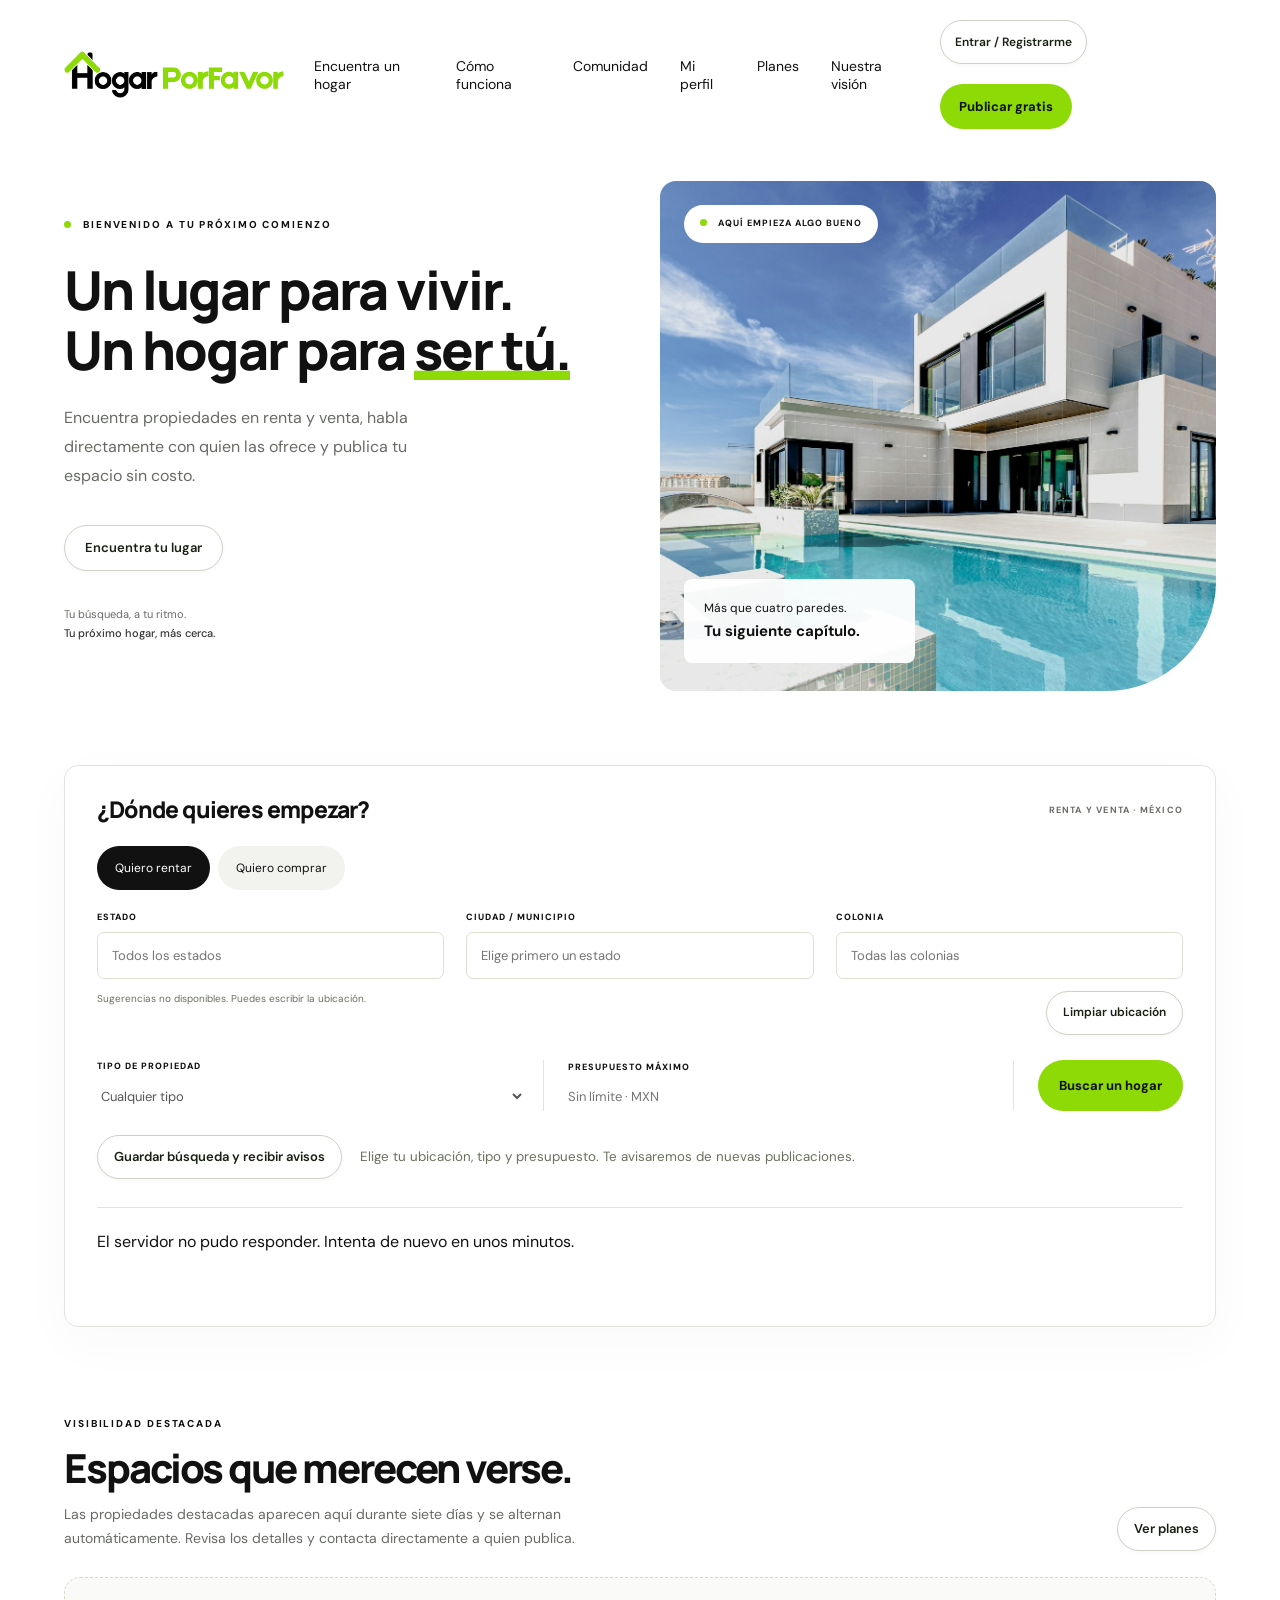
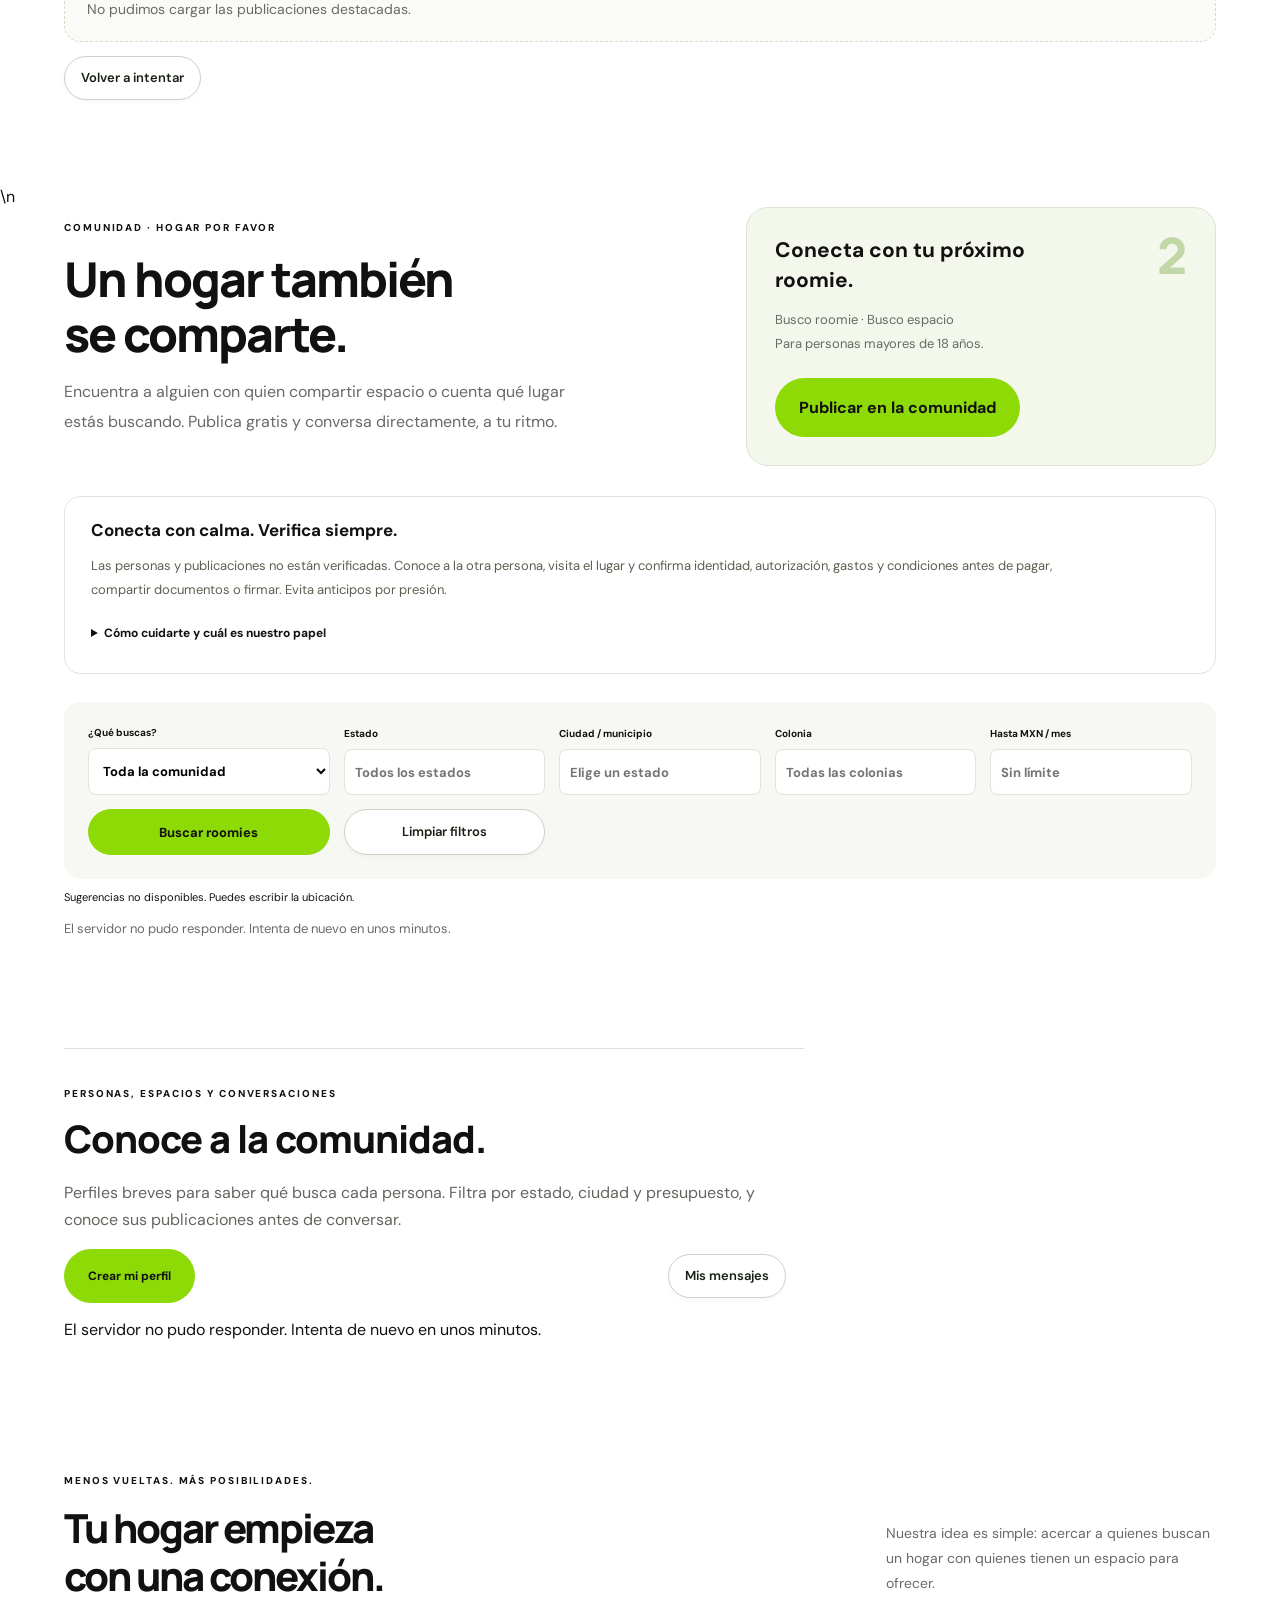
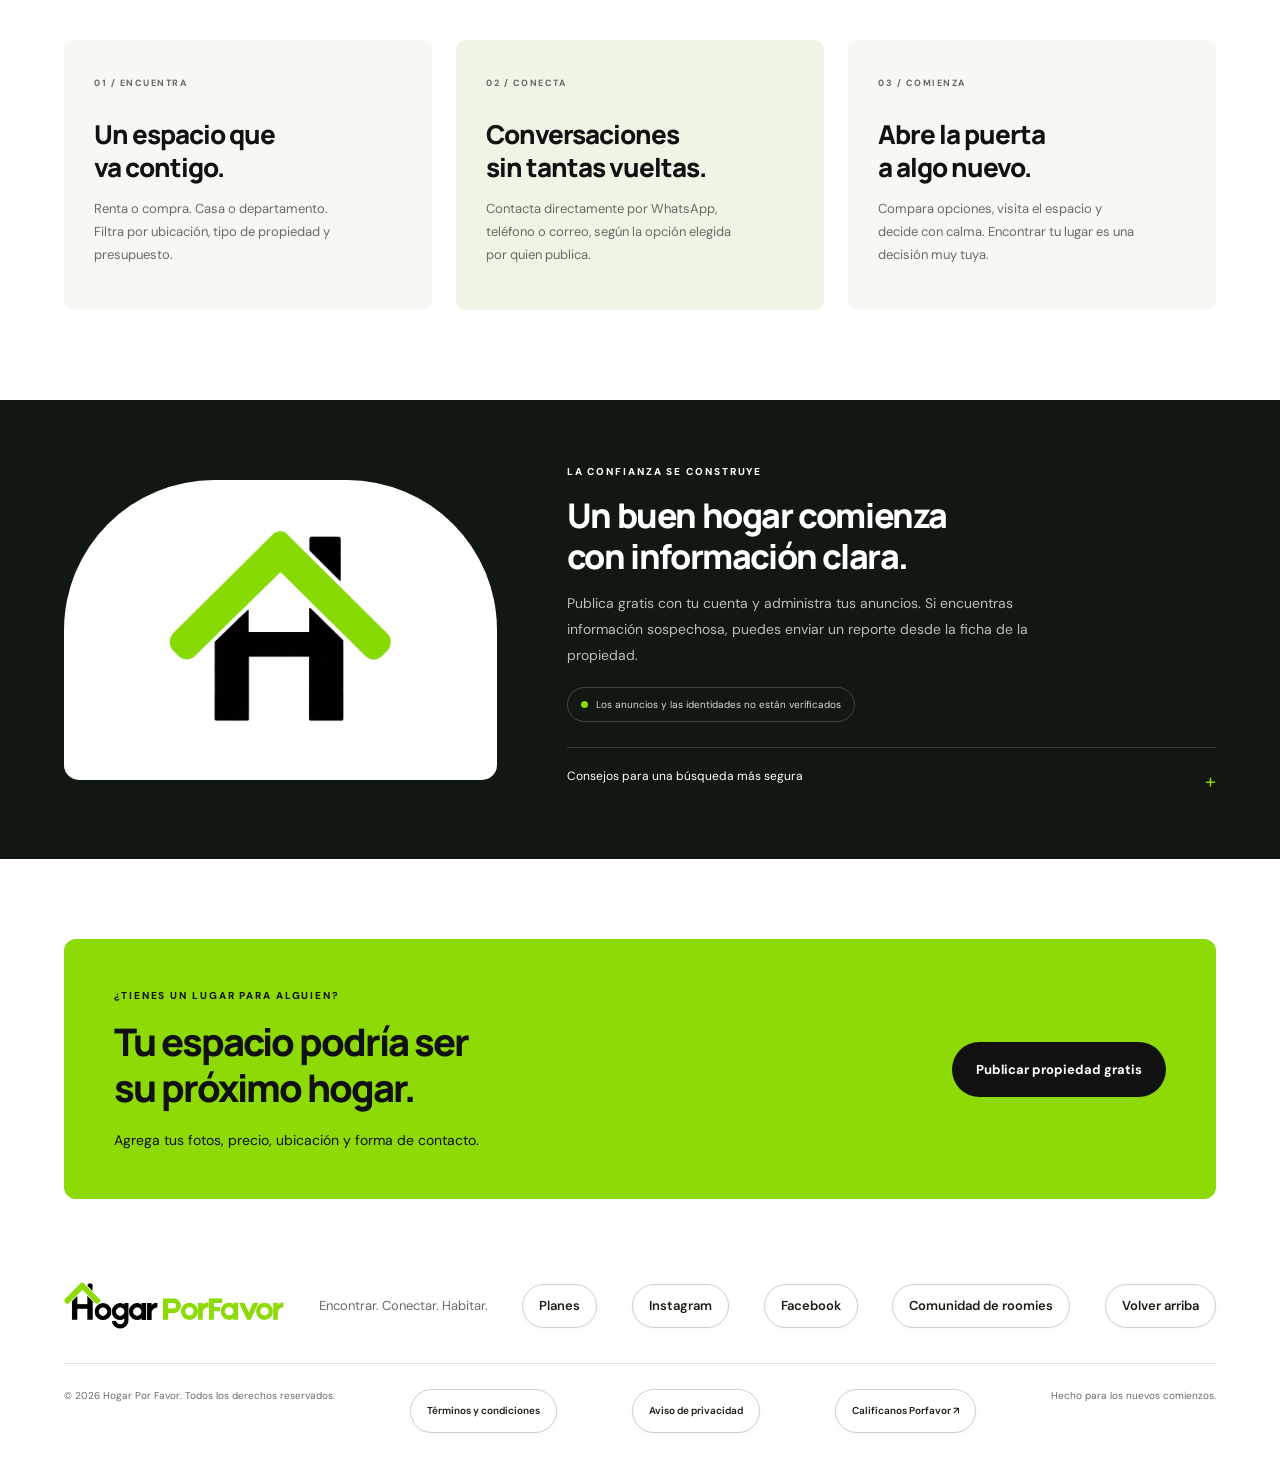
<file: index.html>
<!doctype html>
<html lang="es-MX">
<head>
  <meta charset="utf-8"><meta name="viewport" content="width=device-width,initial-scale=1">
  <title>Hogar Por Favor | Tu próximo comienzo</title>
  <meta name="description" content="Un nuevo espacio para encontrar y ofrecer un hogar en México. Conoce Hogar Por Favor: vivienda, cercanía y trato directo.">
  <meta name="theme-color" content="#8DDA07"><link rel="icon" type="image/png" sizes="96x96" href="favicon.png?v=5"><link rel="canonical" href="https://hogarporfavor.com/">
  <meta property="og:title" content="Hogar Por Favor · Tu próximo comienzo"><meta property="og:description" content="Encontrar un hogar debería sentirse así de simple."><meta property="og:image" content="https://hogarporfavor.com/hogar.jpg">
  <link rel="stylesheet" href="style.css?v=39"><script src="unsaved.js?v=2" defer></script><script src="feedback.js?v=2" defer></script><script src="busy-ui.js?v=3" defer></script><script src="app-fixed.js?v=3" defer></script><script src="featured.js?v=1" defer></script><script src="favorites.js?v=2" defer></script><script src="places.js?v=3" defer></script><script src="saved-searches.js?v=7" defer></script><script src="hero.js?v=3" defer></script><script src="roomies.js?v=3" defer></script><script src="community.js?v=6" defer></script>
<script src="property-stats.js?v=4" defer></script><script src="stats-chart.js?v=2" defer></script><script src="drafts.js?v=3" defer></script><link rel="stylesheet" href="/interactions-v2.css?v=1"><link rel="stylesheet" href="/featured.css?v=1"></head>
<body>
<a class="skip" href="#contenido">Saltar al contenido</a>
<header><a class="brand" href="#" aria-label="Hogar Por Favor, inicio"><img src="logo.png?v=2" width="220" height="50" alt="Hogar Por Favor"></a><nav aria-label="Principal"><a href="#explorar">Encuentra un hogar</a><a href="#como-funciona">Cómo funciona</a><a href="#comunidad">Comunidad</a><a href="#mi-perfil" data-open-profile>Mi perfil</a><a href="planes.html">Planes</a><a href="#confianza">Nuestra visión</a></nav><div class="account-nav"><button class="plain" id="account-open"><span id="account-label">Entrar / Registrarme</span><span id="account-unread" class="message-badge" hidden></span></button><button class="button small" data-open>Publicar gratis </button></div></header><nav class="mobile-community-nav" aria-label="Explora Hogar Por Favor"><a href="#explorar">Propiedades</a><a href="#comunidad">Comunidad</a><a href="#mi-perfil" data-open-profile>Mi perfil</a><a href="planes.html">Planes</a></nav>
<main id="contenido">
<section class="hero"><div class="hero-copy"><div class="eyebrow"><span class="dot"></span> BIENVENIDO A TU PRÓXIMO COMIENZO</div><h1>Un lugar para vivir.<br>Un hogar para <span>ser tú.</span></h1><p>Encuentra propiedades en renta y venta, habla directamente con quien las ofrece y publica tu espacio sin costo.</p><a class="text-link" href="#explorar">Encuentra tu lugar </a><div class="hero-note"><p>Tu búsqueda, a tu ritmo.<br><strong>Tu próximo hogar, más cerca.</strong></p></div></div><div class="hero-photo" id="hero-carousel" role="region" aria-roledescription="carrusel" aria-label="Imágenes de portada"><a class="hero-slide-link" hidden></a><div class="hero-slides"><img class="is-active" src="hogar.jpg" alt="Casa contemporánea con jardín y espacios abiertos" fetchpriority="high"></div><div class="photo-label"><span class="dot"></span> AQUÍ EMPIEZA ALGO BUENO</div><div class="floating-note">Más que cuatro paredes.<br><strong data-hero-image-title>Tu siguiente capítulo.</strong><a class="hero-image-cta" hidden>Ver más</a></div><div class="carousel-controls" hidden><button type="button" data-hero-prev aria-label="Imagen anterior">‹</button><div class="carousel-dots" role="group" aria-label="Elegir imagen"></div><button type="button" data-hero-next aria-label="Imagen siguiente">›</button><button type="button" data-hero-pause aria-label="Pausar carrusel">Ⅱ</button></div></div></section>
<section class="search-wrap" id="explorar" aria-labelledby="search-title"><div class="search-top"><h2 id="search-title">¿Dónde quieres empezar?</h2><span class="launch-label">RENTA Y VENTA · MÉXICO</span></div><form id="search"><div class="mode" role="group" aria-label="Operación"><button type="button" class="selected" data-mode="renta" aria-pressed="true">Quiero rentar</button><button type="button" data-mode="venta" aria-pressed="false">Quiero comprar</button></div><div class="location-filters"><label><span>ESTADO</span><input id="search-state" placeholder="Todos los estados" maxlength="100" aria-label="Estado para buscar"></label><label><span>CIUDAD / MUNICIPIO</span><input id="search-city" placeholder="Elige primero un estado" maxlength="100" aria-label="Ciudad o municipio para buscar" disabled></label><label><span>COLONIA</span><input id="search-neighborhood" placeholder="Todas las colonias" maxlength="100" aria-label="Colonia para buscar" disabled></label></div><div class="location-help"><span id="search-location-status" role="status" aria-live="polite">Cargando sugerencias de lugares…</span><button type="button" class="plain" id="clear-location">Limpiar ubicación</button></div><div class="search-fields"><label><span>TIPO DE PROPIEDAD</span><select id="property"><option value="">Cualquier tipo</option><option>Casa</option><option>Departamento</option><option>Habitación</option><option>Terreno</option></select></label><label><span>PRESUPUESTO MÁXIMO</span><input id="budget" type="number" min="1" max="1000000000" placeholder="Sin límite · MXN"></label><button class="button" type="submit">Buscar un hogar </button></div></form><div class="save-search-entry"><button type="button" class="plain" data-save-search>Guardar búsqueda y recibir avisos</button><small>Elige tu ubicación, tipo y presupuesto. Te avisaremos de nuevas publicaciones.</small></div><div id="results" class="results" aria-live="polite"><p>Cargando propiedades…</p></div><div id="property-grid" class="property-grid"></div><div id="pagination" class="pagination"></div></section>
<section class="featured-section" id="featured-properties" aria-labelledby="featured-title"><div class="featured-heading"><div><span class="eyebrow">VISIBILIDAD DESTACADA</span><h2 id="featured-title">Espacios que merecen verse.</h2><p>Las propiedades destacadas aparecen aquí durante siete días y se alternan automáticamente. Revisa los detalles y contacta directamente a quien publica.</p></div><a class="text-link" href="planes.html">Ver planes</a></div><p id="featured-status" class="featured-status" role="status" aria-live="polite">Cargando publicaciones destacadas…</p><button type="button" class="plain" id="featured-refresh" hidden>Volver a intentar</button><div id="featured-carousel" class="featured-frame" hidden><div id="featured-current"></div><div id="featured-controls" class="featured-controls" hidden><button type="button" class="plain" id="featured-prev">Anterior</button><span id="featured-position" aria-hidden="true"></span><button type="button" class="plain" id="featured-pause" aria-pressed="false">Pausar rotación</button><button type="button" class="plain" id="featured-next">Siguiente</button></div></div><p id="featured-announcement" class="sr-only" aria-live="polite"></p></section>\n<section class="roomies-section" id="comunidad" aria-labelledby="roomies-title"><div class="roomies-heading"><div><span class="eyebrow">COMUNIDAD · HOGAR POR FAVOR</span><h2 id="roomies-title">Un hogar también<br>se comparte.</h2><p>Encuentra a alguien con quien compartir espacio o cuenta qué lugar estás buscando. Publica gratis y conversa directamente, a tu ritmo.</p></div><div class="roomies-invite"><span class="roomies-mark" aria-hidden="true">2</span><strong>Conecta con tu próximo roomie.</strong><p>Busco roomie · Busco espacio<br>Para personas mayores de 18 años.</p><button type="button" class="button" data-roomie-new>Publicar en la comunidad</button></div></div><aside class="roomies-reminder"><strong>Conecta con calma. Verifica siempre.</strong><p>Las personas y publicaciones no están verificadas. Conoce a la otra persona, visita el lugar y confirma identidad, autorización, gastos y condiciones antes de pagar, compartir documentos o firmar. Evita anticipos por presión.</p><details><summary>Cómo cuidarte y cuál es nuestro papel</summary><p>Habla primero, acuerda visitas seguras y avisa a una persona de confianza. Revisa quién puede ofrecer el espacio y deja por escrito renta, depósito, servicios y reglas de convivencia. No publiques tu dirección exacta, identificaciones ni datos sensibles. Puedes reportar publicaciones sospechosas.</p><p>Hogar Por Favor facilita el contacto. No verifica identidades, inmuebles ni publicaciones; no garantiza compatibilidad ni participa en visitas, cobros, contratos o convivencia. Quien publica responde por su información y cada persona debe validar antes de decidir. La plataforma no asume los acuerdos, pagos o conflictos entre participantes; esto no excluye las responsabilidades que la ley le imponga.</p></details></aside><form id="roomies-filter" class="roomies-filter"><label>¿Qué buscas?<select name="intent"><option value="">Toda la comunidad</option><option>Busco roomie</option><option>Busco espacio</option></select></label><label>Estado<input name="state" maxlength="70" placeholder="Todos los estados"></label><label>Ciudad / municipio<input name="city" maxlength="100" placeholder="Elige un estado" disabled></label><label>Colonia<input name="neighborhood" maxlength="100" placeholder="Todas las colonias" disabled></label><label>Hasta MXN / mes<input name="budget" type="number" min="1" max="1000000" placeholder="Sin límite"></label><button type="submit" class="button">Buscar roomies</button><button type="button" class="plain" id="roomies-clear">Limpiar filtros</button></form><p id="roomies-location-status" class="location-note" role="status"></p><p id="roomies-status" role="status"></p><div id="roomies-grid" class="roomies-grid"></div><div id="roomies-pagination" class="pagination"></div><div class="social-heading"><span class="eyebrow">PERSONAS, ESPACIOS Y CONVERSACIONES</span><h3>Conoce a la comunidad.</h3><p>Perfiles breves para saber qué busca cada persona. Filtra por estado, ciudad y presupuesto, y conoce sus publicaciones antes de conversar.</p><div class="account-actions"><button type="button" class="button" data-social-edit>Crear mi perfil</button><button type="button" class="plain" data-social-inbox>Mis mensajes <span class="message-badge" data-message-count hidden></span></button></div></div><p id="social-profiles-status" role="status"></p><div id="social-profiles" class="roomies-grid"></div><div id="social-profiles-pages" class="pagination"></div></section><section class="intro" id="como-funciona"><div class="section-heading"><div><span class="eyebrow">MENOS VUELTAS. MÁS POSIBILIDADES.</span><h2>Tu hogar empieza<br>con una conexión.</h2></div><p>Nuestra idea es simple: acercar a quienes buscan un hogar con quienes tienen un espacio para ofrecer.</p></div><div class="steps"><article><span class="step">01 / ENCUENTRA</span><h3>Un espacio que<br>va contigo.</h3><p>Renta o compra. Casa o departamento. Filtra por ubicación, tipo de propiedad y presupuesto.</p></article><article><span class="step">02 / CONECTA</span><h3>Conversaciones<br>sin tantas vueltas.</h3><p>Contacta directamente por WhatsApp, teléfono o correo, según la opción elegida por quien publica.</p></article><article><span class="step">03 / COMIENZA</span><h3>Abre la puerta<br>a algo nuevo.</h3><p>Compara opciones, visita el espacio y decide con calma. Encontrar tu lugar es una decisión muy tuya.</p></article></div></section>
<section class="trust" id="confianza"><div class="trust-mark"><img src="house-mark.png" alt="Símbolo de Hogar Por Favor: una H con techo verde"></div><div><span class="eyebrow">LA CONFIANZA SE CONSTRUYE</span><h2>Un buen hogar comienza<br>con información clara.</h2><p>Publica gratis con tu cuenta y administra tus anuncios. Si encuentras información sospechosa, puedes enviar un reporte desde la ficha de la propiedad.</p><div class="status-pill"><span class="dot"></span> Los anuncios y las identidades no están verificados</div><details><summary>Consejos para una búsqueda más segura <span>+</span></summary><p>Tómate el tiempo de conocer el lugar y a quien lo ofrece. Confirma que tenga autorización para rentarlo o venderlo, revisa las condiciones y valida los documentos antes de pagar o firmar. Si algo no te queda claro, busca asesoría de una persona de confianza. Evita anticipos por presión y nunca compartas contraseñas ni códigos de acceso. Cada persona es responsable de comprobar la información y decidir con quién y bajo qué condiciones acuerda. Hogar Por Favor facilita el contacto; no verifica los anuncios ni interviene en pagos o contratos.</p></details></div></section>
<section class="cta"><div><span class="eyebrow">¿TIENES UN LUGAR PARA ALGUIEN?</span><h2>Tu espacio podría ser<br>su próximo hogar.</h2><p>Agrega tus fotos, precio, ubicación y forma de contacto.</p></div><button class="button dark" data-open>Publicar propiedad gratis </button></section>
</main>
<footer><div class="footer-top"><a class="brand" href="#"><img src="logo.png?v=2" width="220" height="50" alt="Hogar Por Favor"></a><p>Encontrar. Conectar. Habitar.</p><a href="planes.html" class="text-link">Planes</a><a class="text-link" href="https://www.instagram.com/hogarporfavor/" target="_blank" rel="noopener noreferrer" aria-label="Instagram de Hogar Por Favor">Instagram</a><a class="text-link" href="https://www.facebook.com/profile.php?id=61595857872720" target="_blank" rel="noopener noreferrer" aria-label="Facebook de Hogar Por Favor">Facebook</a><a href="#comunidad" class="text-link footer-community-link">Comunidad de roomies</a><a href="#contenido" class="text-link">Volver arriba</a></div><div class="footer-bottom"><span>© <span id="year">2026</span> Hogar Por Favor. Todos los derechos reservados.</span><a class="plain" href="terminos.html">Términos y condiciones</a><a class="plain" href="privacidad.html">Aviso de privacidad</a><a class="plain partner-project-link" href="https://calificanosporfavor.com" target="_blank" rel="noopener noreferrer">Califícanos Porfavor ↗</a><span>Hecho para los nuevos comienzos.</span></div></footer>

<div id="toast" role="status" class="toast" hidden></div>
<dialog id="auth-dialog" aria-labelledby="auth-title"><button class="close" aria-label="Cerrar" data-close>×</button><span class="eyebrow">BIENVENIDO A HOGAR POR FAVOR</span><h2 id="auth-title">Tu próximo comienzo.</h2><div class="auth-tabs"><button type="button" data-auth="login" class="selected">Entrar</button><button type="button" data-auth="register">Crear cuenta gratis</button></div><form id="auth-form"><label id="name-label" hidden>Tu nombre<input name="name" maxlength="70" autocomplete="name"></label><label>Correo electrónico<input type="email" name="email" required maxlength="254" autocomplete="email"></label><label id="recovery-label" hidden>Código de recuperación<input name="code" minlength="32" maxlength="32" autocomplete="off"></label><label id="password-wrapper"><span id="password-label">Contraseña</span><input name="password" type="password" required maxlength="72" autocomplete="current-password"><small id="password-help" hidden>Mínimo 12 caracteres. Usa una contraseña que no uses en otros sitios.</small></label><label id="privacy-check" class="check-label" hidden><input type="checkbox" name="privacy"><span>He leído el <a href="privacidad.html" target="_blank" rel="noopener">aviso de privacidad</a>. Mi correo de acceso no se publica automáticamente.</span></label><label id="terms-check" class="check-label" hidden><input type="checkbox" name="terms" value="1"><span>Tengo al menos 18 años y he leído y acepto los <a href="terminos-2026-11-01-v2.html" target="_blank" rel="noopener">términos y condiciones</a> (versión 2026-11-01.2).</span></label><input type="hidden" name="terms_version" value="2026-11-01.2"><a class="plain" href="privacidad.html" target="_blank" rel="noopener">Leer aviso de privacidad </a><button class="button full" type="submit" id="auth-submit">Entrar </button><p class="form-status" id="auth-status" role="status"></p><button type="button" class="plain" data-auth="forgot">Olvidé mi contraseña</button><br><button type="button" class="plain legacy-recovery" data-auth="recover">Usar un código de respaldo anterior</button></form></dialog>
<dialog id="recovery-dialog" aria-labelledby="recovery-title"><span class="eyebrow">GUÁRDALO EN UN LUGAR SEGURO</span><h2 id="recovery-title">Tu código de recuperación.</h2><p>Este código permite recuperar tu cuenta si olvidas la contraseña. Se muestra solo ahora; no lo compartas. También puedes solicitar un enlace de recuperación por correo.</p><code id="recovery-code" class="recovery-code"></code><button class="button full" id="recovery-download">Descargar código</button><button class="plain" id="recovery-continue">Ya lo guardé, continuar</button></dialog>
<dialog id="property-delete-dialog" aria-labelledby="property-delete-title"><button type="button" class="close" aria-label="Cerrar" data-close>×</button><span class="eyebrow">ELIMINACIÓN PERMANENTE</span><h2 id="property-delete-title">¿Eliminar esta propiedad?</h2><p><strong id="property-delete-name"></strong></p><p id="property-delete-photos"></p><p>Esta acción quitará la publicación del sitio y borrará sus fotos. No se puede deshacer.</p><form id="property-delete-form"><input type="hidden" name="id"><label class="check-label"><input type="checkbox" name="confirm_delete"><span>Confirmo que quiero eliminar esta publicación y sus fotos.</span></label><button type="button" class="plain" data-close>Conservar publicación</button><button type="submit" class="button full">Eliminar propiedad</button><p id="property-delete-status" class="form-status" role="status"></p></form></dialog><dialog id="draft-delete-dialog" aria-labelledby="draft-delete-title"><button type="button" class="close" aria-label="Cerrar" data-close>×</button><span class="eyebrow">REVISA ANTES DE ELIMINAR</span><h2 id="draft-delete-title">¿Eliminar este borrador?</h2><p><strong id="draft-delete-name"></strong></p><p id="draft-delete-photos"></p><p>Se eliminarán definitivamente el borrador y todas sus fotos guardadas. No podrás recuperarlos desde tu cuenta. Tus demás borradores, publicaciones y cuenta se conservarán.</p><form id="draft-delete-form"><input type="hidden" name="id"><input type="hidden" name="draft_revision"><div class="account-actions"><button type="button" class="plain" data-close>Conservar borrador</button><button type="submit" class="plain danger-action">Eliminar borrador y fotos</button></div><p class="form-status" id="draft-delete-status" role="status"></p></form></dialog><dialog id="publish-dialog" class="wide-dialog" aria-labelledby="publish-title"><button class="close" aria-label="Cerrar" data-close>×</button><span class="eyebrow">SIN COSTO · SIN INTERMEDIARIOS</span><h2 id="publish-title">Publica tu propiedad.</h2><p>Comparte información real y fotos de un espacio que tengas autorización para ofrecer. No incluyas documentos, rostros ni información confidencial.</p><p id="draft-autosave-status" class="draft-autosave-status" role="status" aria-live="polite"></p><form id="publish-form"><input type="hidden" name="draft_revision"><input type="hidden" name="id"><label>Título del anuncio<input name="title" required minlength="8" maxlength="100" placeholder="Departamento luminoso con terraza"></label><div class="form-grid"><label>Operación<select name="operation"><option>Renta</option><option>Venta</option></select></label><label>Tipo de propiedad<select name="type"><option>Casa</option><option>Departamento</option><option>Habitación</option><option>Terreno</option></select></label></div><label>Precio en MXN<input name="price" type="number" min="1" max="1000000000" step="1" required><small>Para renta, indica el precio mensual.</small></label><div class="form-grid"><label>Estado<input name="state" required maxlength="70" placeholder="Ej. Jalisco"></label><label>Ciudad o municipio<input name="city" required maxlength="100" placeholder="Ej. Guadalajara"></label></div><label>Colonia o zona<input name="neighborhood" maxlength="100" placeholder="Opcional; evita publicar la dirección exacta"></label><p id="publish-location-status" class="location-note" role="status" aria-live="polite">Sugerencias del catálogo postal de México.</p><div class="form-grid three"><label>Recámaras<input name="bedrooms" type="number" min="0" max="100" value="0" required></label><label>Baños<input name="bathrooms" type="number" min="0" max="100" value="0" required></label><label>Superficie m²<input name="area" type="number" min="0" max="10000000" value="0" required></label></div><label>Descripción<textarea name="description" rows="5" required minlength="30" maxlength="5000" placeholder="Describe el espacio, sus características y las condiciones de renta o venta."></textarea></label><label>Fotos de la propiedad<input type="file" name="photos[]" id="photos-input" accept="image/jpeg,image/png,image/webp" multiple><small id="photo-help">De 1 a 8 fotos JPG, PNG o WebP. Máximo 6 MB por foto.</small></label><div id="photo-preview" class="photo-preview"></div><div class="form-grid"><label>Contacto directo<select name="contact_type" id="contact-type"><option>WhatsApp</option><option>Teléfono</option><option>Correo</option></select></label><label>Dato de contacto<input name="contact" required maxlength="254" placeholder="Ej. 52 + 10 dígitos" inputmode="tel"></label></div><p class="location-note">Consulta cómo tratamos tus datos y cómo pedir su eliminación en el <a href="privacidad.html" target="_blank" rel="noopener">aviso de privacidad</a>.</p><label class="check-label"><input type="checkbox" name="contact_consent" value="1" required>Autorizo que mi nombre y este dato de contacto sean públicos en el anuncio.</label><label>Visibilidad<select name="status"><option value="active">Publicar ahora</option><option value="paused">Guardar pausado, sin mostrar al público</option><option value="rented">Ya rentada (solo renta)</option><option value="sold">Ya vendida (solo venta)</option></select></label><aside class="care-note"><strong>Publica con claridad. Conecta con confianza.</strong><p>Eres responsable de la información, las fotos y el contacto que compartes. Revisa que sean correctos y que tengas autorización para ofrecer el inmueble. Evita publicar documentos personales o la dirección exacta.</p><p>Acuerda las visitas con cuidado y valida la información de la otra persona antes de aceptar pagos o firmar. Tu anuncio aparecerá sin verificación de identidad o propiedad.</p></aside><label class="check-label"><input type="checkbox" name="terms" value="1" required><span>He leído y acepto los <a href="terminos-2026-11-01-v2.html" target="_blank" rel="noopener">términos y condiciones</a> (versión 2026-11-01.2) y confirmo que tengo autorización para ofrecer este inmueble y compartir su información.</span></label><input type="hidden" name="terms_version" value="2026-11-01.2"><button type="button" class="plain full" id="draft-save" data-save-action>Guardar borrador privado</button><p class="favorites-help">Puedes guardar un borrador aunque falten datos o fotos. No aparecerá en el catálogo.</p><button type="submit" class="button full" id="publish-submit">Publicar gratis </button><p class="form-status" id="publish-status" role="status"></p></form></dialog>
<dialog id="search-history-dialog" class="wide-dialog" aria-labelledby="search-history-title"><button class="close" aria-label="Cerrar" data-close>×</button><span class="eyebrow">TUS AVISOS, EN UN SOLO LUGAR</span><h2 id="search-history-title">Historial de avisos.</h2><p id="search-history-name" class="history-search-name"></p><p class="favorites-help">Fechas en horario de Ciudad de México. Registramos cuando el servidor acepta el envío; esto no confirma su llegada a la bandeja ni su lectura. Si un correo agrupó varias búsquedas, aquí aparecen solo las propiedades de esta búsqueda. Los anuncios se muestran según su estado actual.</p><div class="saved-search-actions"><button type="button" class="plain" id="search-history-back">Volver a Mi cuenta</button><button type="button" class="plain" id="search-history-refresh">Actualizar historial</button></div><form id="search-history-filters" class="history-filters"><label>Desde<input type="date" name="from"></label><label>Hasta<input type="date" name="to"></label><label class="history-query">Buscar propiedad<input type="search" name="q" maxlength="100" placeholder="Título, ubicación o referencia"></label><button type="submit" class="button">Filtrar historial</button><button type="button" class="plain" id="search-history-clear">Limpiar filtros</button></form><p class="favorites-help">Ambas fechas están incluidas. La búsqueda muestra los avisos que contienen una propiedad coincidente; conserva la lista completa de cada aviso. Para anuncios retirados, busca por su referencia.</p><div id="search-history-list"></div><p id="search-history-status" class="form-status" role="status"></p><div id="search-history-pages" class="pagination" aria-label="Páginas del historial"></div></dialog><dialog id="saved-search-dialog" aria-labelledby="saved-search-dialog-title"><button class="close" aria-label="Cerrar" data-close>×</button><span class="eyebrow">NUEVAS OPCIONES, A TU RITMO</span><h2 id="saved-search-dialog-title">Guarda tu búsqueda.</h2><form id="saved-search-form"><label>Nombre de la búsqueda<input name="name" required minlength="2" maxlength="70" placeholder="Ej. Mi próximo depa en Guadalajara"></label><label>Busco<select name="operation"><option>Renta</option><option>Venta</option></select></label><label>Estado<input name="state" required minlength="2" maxlength="70"></label><label>Ciudad o municipio (opcional)<input name="city" maxlength="100"></label><label>Colonia (opcional)<input name="neighborhood" maxlength="100"></label><p id="saved-search-location" class="location-note" role="status"></p><label>Tipo de propiedad<select name="type"><option value="">Cualquier tipo</option><option>Casa</option><option>Departamento</option><option>Habitación</option><option>Terreno</option></select></label><label>Presupuesto máximo en MXN<input name="budget" type="number" min="1" max="1000000000" placeholder="Sin límite"><small>Para renta, indica el máximo mensual.</small></label><label>Frecuencia de avisos<select name="frequency"><option value="immediate">Al momento</option><option value="daily">Una vez al día</option><option value="weekly">Una vez por semana</option></select></label><div id="search-clock-fields" hidden><label id="search-week-day-label" hidden>Día de la semana<select name="week_day"><option value="1">Lunes</option><option value="2">Martes</option><option value="3">Miércoles</option><option value="4">Jueves</option><option value="5">Viernes</option><option value="6">Sábado</option><option value="7">Domingo</option></select></label><label>Hora del aviso<input type="time" name="send_time" value="09:00"></label></div><p class="favorites-help">Horario de Ciudad de México. Al momento: revisión aproximadamente cada cinco minutos. Los resúmenes diarios o semanales siguen el día y la hora elegidos, solo si hay coincidencias. El envío puede demorarse por los límites compartidos del correo.</p><p id="saved-search-edit-note" class="care-note" hidden></p><label id="saved-search-consent" class="check-label"><input type="checkbox" name="email_consent" required><span>Quiero recibir avisos por correo de nuevas publicaciones que coincidan. Puedo pausarlos o eliminar esta búsqueda desde Mi cuenta. He leído el <a href="privacidad.html" target="_blank" rel="noopener">aviso de privacidad</a>.</span></label><p class="favorites-help">Se guardan hasta 10 búsquedas. No se envían anuncios anteriores ni se reserva ningún inmueble. Verifica siempre disponibilidad, identidad y condiciones antes de pagar o firmar.</p><button class="button full" id="saved-search-submit" type="submit">Guardar búsqueda</button><p id="saved-search-form-status" class="form-status" role="status"></p></form></dialog><dialog class="wide-dialog" id="property-stats-dialog" aria-labelledby="property-stats-title"><button class="close" aria-label="Cerrar" data-close>×</button><span class="eyebrow">EL MOVIMIENTO DE TU ANUNCIO</span><h2 id="property-stats-title">Estadísticas.</h2><label class="stats-period">Periodo de estadísticas<select id="property-stats-period"><option value="all">Todo el periodo</option><option value="7">Últimos 7 días</option><option value="30">Últimos 30 días</option></select></label><div id="property-stats-content" aria-live="polite"></div></dialog><dialog id="account-dialog" class="profile-dialog" aria-labelledby="account-title"><div class="profile-page-topbar"><div><span class="eyebrow">HOGAR POR FAVOR · HOGAR POR FAVOR</span><span class="profile-page-label">MI PERFIL</span></div><button class="close" aria-label="Volver al inicio" data-close>×</button></div><div class="profile-page-body"><section class="profile-hero-card"><div class="profile-avatar-wrap"><img id="profile-avatar-img" alt="" hidden><span id="profile-avatar-mark" aria-hidden="true">H</span></div><div class="profile-identity"><span class="eyebrow">TU ESPACIO PERSONAL</span><h2 id="account-title">Mi perfil.</h2><strong id="profile-name"></strong><p id="account-description"></p><p id="profile-bio" class="profile-bio">Agrega una descripción breve desde “Editar perfil y foto”.</p><p id="profile-visibility" class="profile-visibility">Tu perfil de comunidad está oculto.</p><div class="profile-hero-actions"><button class="button" data-open>Publicar propiedad</button><button type="button" class="plain" data-social-edit>Editar perfil y foto</button><button type="button" class="plain" id="edit-name-open">Editar mi nombre</button></div></div></section><div id="email-account-status" class="email-account-status"></div><nav class="profile-jump-nav" aria-label="Secciones de mi perfil"><button type="button" data-profile-jump="profile-publications">Mis publicaciones</button><button type="button" data-profile-jump="profile-roomies">Roomies</button><button type="button" data-profile-jump="profile-favorites">Favoritos</button><button type="button" data-profile-jump="profile-searches">Búsquedas</button><button type="button" data-profile-jump="profile-messages">Mensajes</button><button type="button" data-profile-jump="profile-plans">Planes</button><button type="button" data-profile-jump="profile-settings">Seguridad</button></nav><section class="profile-content-section" id="profile-publications"><h3>Mis publicaciones</h3><section class="my-properties-section" aria-labelledby="my-properties-title"><div class="favorites-heading"><h3 id="my-properties-title">Mis propiedades</h3><button type="button" class="plain" id="my-properties-refresh">Actualizar propiedades</button></div><p class="favorites-help">Aquí aparecen tus publicaciones activas, pausadas, rentadas o vendidas. Puedes editarlas, quitarlas del catálogo o eliminarlas junto con sus fotos.</p><div id="my-properties" class="property-grid"></div><p class="form-status" id="account-status" role="status"></p></section><section class="my-drafts-section"><h3>Mis borradores</h3><p class="favorites-help">Privados, sin publicar. Guarda información incompleta y fotos para terminar después. Al publicar tendrás que completar los datos y aceptar los términos.</p><div id="my-drafts"></div><p id="drafts-empty">Todavía no tienes borradores.</p></section></section><section class="profile-content-section" id="profile-roomies"><h3>Mi comunidad de roomies</h3><section class="my-roomies-section"><h3>Mi comunidad de roomies</h3><button type="button" class="plain" data-roomie-new>Crear publicación de roomies</button><div id="my-roomie-posts"></div><p id="my-roomies-status" role="status"></p></section></section><section class="profile-content-section" id="profile-favorites"><h3>Mis favoritos</h3><section class="my-favorites-section" aria-labelledby="favorites-title"><div class="favorites-heading"><h3 id="favorites-title">Mis favoritos</h3><button type="button" class="plain" id="favorites-refresh">Actualizar favoritos</button></div><p class="favorites-help">Tu lista es privada. Guarda propiedades para volver a consultarlas; guardarlas no reserva el espacio ni garantiza su disponibilidad.</p><label class="check-label"><input type="checkbox" id="favorites-mail-enabled" disabled><span>Recibir por correo bajadas de precio y avisos de propiedades rentadas o vendidas</span></label><p class="favorites-help">Usamos tu correo confirmado y agrupamos cambios: hasta un aviso por hora y tres cada 24 horas. Puedes desactivarlos aquí o quitar una propiedad de favoritos.</p><p id="favorites-mail-status" class="form-status" role="status"></p><div id="my-favorites" class="property-grid"></div><p class="form-status" id="favorites-status" role="status"></p><div id="favorites-pages" class="pagination" aria-label="Páginas de favoritos"></div></section></section><section class="profile-content-section" id="profile-searches"><h3>Mis búsquedas</h3><section class="my-searches-section" aria-labelledby="saved-search-title"><div class="favorites-heading"><h3 id="saved-search-title">Mis búsquedas guardadas</h3><button type="button" class="plain" id="saved-search-refresh">Actualizar búsquedas</button></div><p class="favorites-help">Recibe nuevas opciones por correo confirmado, aunque no tengas abierta la página. Elige la frecuencia y el horario de cada búsqueda: al momento, diaria o semanal. Para los resúmenes, elige hora y día cuando corresponda, en horario de Ciudad de México; revisión cada cinco minutos. Solo se envían coincidencias pendientes, hasta un correo por hora y tres cada 24 horas por cuenta, sujeto a disponibilidad del correo. Al pausar se cancelan pendientes; al activar se incluyen solo próximas publicaciones.</p><button type="button" class="plain" data-save-search>Crear búsqueda guardada</button><div id="saved-search-list"></div><p id="saved-search-status" class="form-status" role="status"></p></section></section><section class="profile-content-section" id="profile-messages"><h3>Mi comunidad y mensajes</h3><section class="my-social-section"><h3>Mi perfil y mis mensajes</h3><button type="button" class="plain" data-social-edit>Crear / editar mi perfil social</button><button type="button" class="plain" data-social-inbox>Ver mis mensajes <span class="message-badge" data-message-count hidden></span></button><p id="account-message-summary" class="message-summary" role="status"></p><label class="check-label message-mail-choice"><input type="checkbox" id="message-mail-enabled" disabled><span>Recibir avisos por correo de mensajes sin leer</span></label><p class="message-mail-help">Se envían a tu correo confirmado, aunque no tengas abierta la página. Agrupamos los avisos: hasta uno por hora y tres al día, solo por mensajes nuevos pendientes. Si los lees antes del envío, se cancela el aviso.</p><p id="message-mail-status" class="form-status" role="status"></p><p>Oculta o elimina tu perfil cuando quieras desde su editor.</p></section></section><section class="profile-content-section" id="profile-plans"><h3>Planes y estadísticas</h3><section class="billing-section" aria-labelledby="billing-title"><div class="favorites-heading"><div><span class="eyebrow">CRECE A TU RITMO</span><h3 id="billing-title">Más espacio para tus propiedades.</h3></div></div><div id="billing-summary"></div><p id="billing-status" class="form-status" role="status"></p></section></section><section class="profile-content-section profile-settings-section" id="profile-settings"><h3>Datos y seguridad</h3><div class="account-actions"><button type="button" class="plain" id="change-email-open">Cambiar mi correo</button><button type="button" class="plain" id="change-password-open">Cambiar mi contraseña</button><button type="button" class="plain" id="sessions-open">Ver sesiones abiertas</button><a class="plain" href="/planes.html">Ver todos los planes</a></div><button type="button" class="plain" id="logout">Cerrar sesión</button><hr><button class="plain" id="delete-account-open">Eliminar mi cuenta y mis datos</button></section></div></dialog>
<dialog id="sessions-dialog" class="wide-dialog" aria-labelledby="sessions-title"><button class="close" aria-label="Cerrar" data-close>×</button><span class="eyebrow">TU ACCESO, BAJO CONTROL</span><h2 id="sessions-title">Sesiones abiertas.</h2><p>Revisa desde dónde has iniciado sesión. El navegador y el dispositivo son aproximados; no mostramos tu ubicación ni tu dirección IP. Te avisamos por correo cuando inicias sesión desde un navegador que no reconocemos.</p><div id="sessions-list"></div><p id="sessions-status" class="form-status" role="status"></p><button type="button" class="plain" id="sessions-refresh">Actualizar lista</button><details><summary>Cerrar sesión en todos los dispositivos</summary><p>Se cerrarán todas tus sesiones, incluida esta. Tu cuenta, contraseña, publicaciones y fotos se conservan.</p><form id="logout-all-form"><label>Contraseña actual<input name="current_password" type="password" autocomplete="current-password" required maxlength="72"></label><label class="check-label"><input name="confirm" type="checkbox" required><span>Entiendo que tendré que iniciar sesión nuevamente en todos mis dispositivos.</span></label><button class="button full" type="submit">Cerrar sesión en todos los dispositivos</button><p id="logout-all-status" class="form-status" role="status"></p></form></details><button type="button" class="plain" data-account-back>Volver a Mi cuenta</button></dialog><dialog id="change-email-dialog" aria-labelledby="change-email-title"><button class="close" aria-label="Cerrar" data-close>×</button><span class="eyebrow">TU CORREO DE ACCESO</span><h2 id="change-email-title">Cambia tu correo.</h2><p id="current-email-note"></p><p>Primero confirmaremos tu contraseña. Después enviaremos un código al nuevo correo; el cambio se guardará solo al verificarlo. Al confirmarlo, enviaremos un aviso a tu dirección anterior y a la nueva.</p><form id="change-email-request"><label>Nuevo correo electrónico<input name="new_email" type="email" required maxlength="254" autocomplete="email"></label><label>Contraseña actual<input name="current_password" type="password" required maxlength="72" autocomplete="current-password"></label><button class="button full" type="submit">Enviar código al nuevo correo </button><p id="change-email-request-status" class="form-status" role="status"></p></form><form id="change-email-confirm" hidden><p id="pending-email-note"></p><label>Código de 6 dígitos<input name="code" required pattern="[0-9]{6}" minlength="6" maxlength="6" inputmode="numeric" autocomplete="one-time-code"></label><small>Vence en 10 minutos. Hasta 5 intentos. Mantén abierta esta sesión.</small><button class="button full" type="submit">Confirmar y guardar nuevo correo </button><p id="change-email-confirm-status" class="form-status" role="status"></p></form><button type="button" class="plain" id="change-email-restart" hidden>Cancelar solicitud y usar otra dirección</button><p class="location-note">Esto cambia tu correo de acceso. El contacto público de tus anuncios se edita por separado.</p><button type="button" class="plain" data-account-back>Volver a Mi cuenta</button></dialog><dialog id="edit-name-dialog" aria-labelledby="edit-name-title"><button class="close" aria-label="Cerrar" data-close>×</button><span class="eyebrow">TU PERFIL</span><h2 id="edit-name-title">Actualiza tu nombre.</h2><p>Este nombre se muestra en tus publicaciones. Confirma el cambio con tu contraseña actual.</p><form id="edit-name-form"><label>Tu nombre<input name="name" required minlength="2" maxlength="70" autocomplete="name"></label><label>Contraseña actual<input name="current_password" type="password" required maxlength="72" autocomplete="current-password"></label><button type="button" class="plain" data-account-back>Volver a Mi cuenta</button><button class="button full" type="submit">Guardar nombre </button><p class="form-status" id="edit-name-status" role="status"></p></form></dialog><dialog id="change-password-dialog" aria-labelledby="change-password-title"><button class="close" aria-label="Cerrar" data-close>×</button><span class="eyebrow">CUIDA TU ACCESO</span><h2 id="change-password-title">Cambia tu contraseña.</h2><p>Usa una contraseña que no utilices en otros sitios. Tu sesión actual se mantendrá abierta; las demás se cerrarán. Te enviaremos un aviso de seguridad por correo.</p><form id="change-password-form"><label>Contraseña actual<input name="current_password" type="password" required maxlength="72" autocomplete="current-password"></label><label>Nueva contraseña<input name="new_password" type="password" required minlength="12" maxlength="72" autocomplete="new-password"><small>Al menos 12 caracteres. Evita espacios al inicio o al final.</small></label><label>Confirma la nueva contraseña<input name="confirm_password" type="password" required minlength="12" maxlength="72" autocomplete="new-password"></label><p class="location-note">Los códigos y enlaces de recuperación anteriores dejarán de funcionar. Si lo necesitas, podrás solicitar otro por correo.</p><button type="button" class="plain" data-account-back>Volver a Mi cuenta</button><button class="button full" type="submit">Guardar contraseña </button><p class="form-status" id="change-password-status" role="status"></p></form></dialog><dialog id="delete-account-dialog" aria-labelledby="delete-account-title"><button class="close" aria-label="Cerrar" data-close>×</button><span class="eyebrow">TÚ TIENES EL CONTROL</span><h2 id="delete-account-title">¿Eliminar tu cuenta?</h2><p>Se borrarán tu cuenta, tu perfil social, tus conversaciones y mensajes (incluido el historial compartido con otras personas), bloqueos, tus publicaciones de comunidad y todas tus publicaciones de propiedades (incluidas las pausadas o archivadas), sus fotos, reportes y constancias asociadas. Se cerrarán tus sesiones. Esta acción es permanente.</p><p>Las copias de respaldo del alojamiento se sustituyen conforme a su ciclo. No se eliminan copias de terceros ni conversaciones externas.</p><form id="delete-account-form"><label>Tu contraseña actual<input type="password" name="password" autocomplete="current-password" required maxlength="72"></label><label>Escribe ELIMINAR para confirmar<input name="confirmation" required pattern="ELIMINAR" autocomplete="off"></label><label class="check-label"><input type="checkbox" name="confirm_delete" required><span>Entiendo que se eliminarán mis datos y no podré recuperar mi cuenta ni mis anuncios.</span></label><button type="button" class="plain" id="delete-account-cancel">Conservar mi cuenta</button><button type="submit" class="button full">Eliminar definitivamente mi cuenta</button><p id="delete-account-status" class="form-status" role="status"></p></form></dialog><dialog id="detail-dialog" class="wide-dialog" aria-labelledby="detail-title"><button class="close" aria-label="Cerrar" data-close>×</button><div id="property-detail"></div></dialog>
<dialog id="report-dialog" aria-labelledby="report-title"><button class="close" aria-label="Cerrar" data-close>×</button><h2 id="report-title">Reportar publicación.</h2><p>Cuéntanos qué información parece incorrecta o sospechosa. No incluyas datos sensibles. El reporte se guarda para revisión; no oculta automáticamente el anuncio.</p><form id="report-form"><input type="hidden" name="id"><label>Motivo<textarea name="reason" required minlength="10" maxlength="1000" rows="4"></textarea></label><button class="button full">Enviar reporte</button><p id="report-status" class="form-status" role="status"></p></form></dialog>

<dialog id="email-dialog" aria-labelledby="email-title"><button class="close" aria-label="Cerrar" data-close>×</button><span class="eyebrow">UN PASO MÁS PARA PUBLICAR</span><h2 id="email-title">Confirma tu correo.</h2><p id="email-description"></p><form id="email-code-form" hidden><label>Código recibido por correo<input name="code" class="otp" inputmode="numeric" autocomplete="one-time-code" pattern="[0-9]{6}" minlength="6" maxlength="6" placeholder="000000" required></label><button class="button full" type="submit">Confirmar código </button></form><button class="button full" id="email-confirm">Confirmar correo</button><button class="button full" id="email-check">Ya confirmé mi correo</button><button class="plain" id="email-resend">Reenviar código</button><p id="email-status" role="status" class="form-status"></p><p class="email-fineprint">La verificación confirma que tienes acceso al correo. No acredita la identidad ni la propiedad de un inmueble.</p></dialog><dialog id="roomie-editor" class="wide-dialog" aria-labelledby="roomie-editor-title"><button type="button" class="close" aria-label="Cerrar" data-close>×</button><span class="eyebrow">COMUNIDAD · HOGAR POR FAVOR</span><h2 id="roomie-editor-title">Encuentra tu próxima conexión.</h2><p>Comparte lo necesario para conversar. No incluyas tu dirección exacta, documentos ni información sensible. Solo mayores de 18 años.</p><form id="roomie-form"><input type="hidden" name="id"><label>Quiero publicar<select name="intent"><option>Busco roomie</option><option>Busco espacio</option></select></label><label>Título<input name="title" required minlength="8" maxlength="100" placeholder="Busco roomie para compartir departamento en Guadalajara"></label><label><span id="roomie-budget-label">Aportación mensual por persona en MXN</span><input name="budget" type="number" min="1" max="1000000" required><small>Explica en la descripción qué servicios incluye y cualquier depósito.</small></label><div class="form-grid"><label>Estado<input name="state" required maxlength="70"></label><label>Ciudad o municipio<input name="city" required maxlength="100"></label></div><label>Colonia o zona<input name="neighborhood" maxlength="100" placeholder="Opcional; sin dirección exacta"></label><p id="roomie-location-status" class="location-note" role="status"></p><label>Fecha orientativa de mudanza (opcional)<input name="move_in" type="date"></label><label>Cuéntanos sobre el espacio o lo que buscas<textarea name="description" rows="5" required minlength="30" maxlength="2500" placeholder="Zona, presupuesto, gastos, disponibilidad y acuerdos de convivencia que te gustaría conversar. Publica con respeto y sin exclusiones discriminatorias."></textarea></label><div class="form-grid"><label>Contacto<select name="contact_type"><option>Mensajes</option><option>WhatsApp</option><option>Teléfono</option><option>Correo</option></select><small>Mensajes usa tu perfil social visible y no muestra un contacto externo.</small></label><label>Dato de contacto<input name="contact" required maxlength="254" placeholder="Código de país + número"></label></div><label class="check-label"><input name="contact_consent" type="checkbox" required><span>Autorizo que mi nombre y este contacto sean públicos en la comunidad. Mi correo de acceso no se publica automáticamente.</span></label><label>Visibilidad<select name="status"><option value="active">Publicar ahora</option><option value="paused">Guardar pausado</option></select></label><aside class="care-note"><strong>Un buen roomie empieza con información clara.</strong><p>Revisa identidad, espacio, autorización y condiciones antes de pagar o firmar. No envíes dinero por presión ni compartas documentos sensibles. La comunidad no verifica personas, propiedades ni acuerdos.</p><p>Hogar Por Favor facilita el contacto y no participa en pagos, contratos ni convivencia. Las personas participantes responden por la información que publican y por sus acuerdos, sin excluir las obligaciones legales de la plataforma.</p></aside><label class="check-label"><input name="safety" type="checkbox" required><span>Tengo al menos 18 años, entiendo estas precauciones y me corresponde verificar la información antes de tomar decisiones.</span></label><label class="check-label"><input name="terms" type="checkbox" required><span>He leído y acepto los <a href="terminos-2026-11-01-v2.html" target="_blank" rel="noopener">términos y condiciones</a> (versión 2026-11-01.2) y he leído el <a href="privacidad.html" target="_blank" rel="noopener">aviso de privacidad</a>.</span></label><input type="hidden" name="terms_version" value="2026-11-01.2"><button type="submit" class="button full">Guardar publicación</button><p id="roomie-form-status" class="form-status" role="status"></p></form></dialog><dialog id="roomie-detail" class="wide-dialog" aria-labelledby="roomie-detail-title"><button class="close" type="button" aria-label="Cerrar" data-close>×</button><div id="roomie-detail-body"></div></dialog><dialog id="roomie-report-dialog" aria-labelledby="roomie-report-title"><button class="close" type="button" aria-label="Cerrar" data-close>×</button><h2 id="roomie-report-title">Cuidemos la comunidad.</h2><p>Cuéntanos qué te preocupa, sin incluir documentos ni datos sensibles.</p><form id="roomie-report-form"><input type="hidden" name="id"><label>Motivo<textarea name="reason" required minlength="10" maxlength="1000" rows="4"></textarea></label><button class="button full" type="submit">Enviar reporte</button><p id="roomie-report-status" role="status"></p></form></dialog>
<dialog id="social-editor" class="wide-dialog" aria-labelledby="social-editor-title"><button class="close" aria-label="Cerrar" data-close>×</button><span class="eyebrow">COMUNIDAD · HOGAR POR FAVOR</span><h2 id="social-editor-title">Tu perfil, a tu manera.</h2><p>Solo información básica. Tu correo de acceso no se publica automáticamente. No incluyas documentos, datos sensibles ni tu dirección exacta.</p><form id="social-form"><label>Foto de perfil<input id="social-avatar" name="avatar" type="file" accept="image/jpeg,image/png,image/webp"><small>JPG, PNG o WebP · máximo 4 MB. La foto se muestra solo cuando tu perfil de comunidad está visible.</small></label><img id="social-avatar-preview" class="social-avatar-preview" alt="Vista previa de tu foto de perfil" hidden><p>Nombre público: <strong id="social-name"></strong>. Puedes editarlo desde Mi perfil.</p><label>Mi estado en la comunidad<select name="intent"><option>Busco espacio</option><option>Ofrezco espacio</option><option>Busco roomie</option></select></label><div class="form-grid"><label>Estado / entidad<input name="state" required maxlength="70" autocomplete="off"></label><label>Ciudad / municipio<input name="city" required maxlength="100" autocomplete="off"></label></div><input name="neighborhood" type="hidden"><p id="social-location-status" class="form-status" role="status"></p><label>Presupuesto o aportación mensual en MXN<input name="budget" type="number" required min="1" max="1000000" inputmode="numeric"></label><label>Sobre mí y lo que busco<textarea name="bio" required minlength="20" maxlength="800" rows="5" placeholder="Cuenta cómo te gusta convivir, qué espacio buscas y qué condiciones necesitas acordar."></textarea></label><label class="check-label"><input type="checkbox" name="visible"><span>Mostrar mi perfil en la comunidad. Si lo desmarcas, nadie podrá abrirlo ni iniciar conversaciones nuevas desde él.</span></label><label class="check-label"><input type="checkbox" name="public_consent" required><span>Autorizo mostrar mi nombre y la información que elijo publicar cuando mi perfil sea visible.</span></label><label class="check-label"><input type="checkbox" name="safety" required><span>Soy mayor de 18 años. Verificaré a las personas, el espacio y las condiciones antes de pagar o firmar; no enviaré documentos sensibles ni dinero bajo presión.</span></label><label class="check-label"><input type="checkbox" name="terms" required><span>Acepto los <a href="terminos-2026-11-01-v2.html" target="_blank" rel="noopener">términos de la comunidad</a> y he leído el <a href="privacidad.html" target="_blank" rel="noopener">aviso de privacidad</a>.</span></label><input type="hidden" name="terms_version" value="2026-11-01.2"><button class="button full" type="submit">Guardar mi perfil</button><p id="social-form-status" class="form-status" role="status"></p></form><div class="account-actions"><button class="plain" type="button" id="social-hide">Ocultar ahora</button><button class="plain" type="button" id="social-delete">Eliminar solo mi perfil social</button></div><p>Ocultar o eliminar este perfil conserva tus anuncios y conversaciones. Puedes administrar los anuncios desde Mi cuenta; para borrar también conversaciones y todos tus datos usa Eliminar mi cuenta.</p></dialog>
<dialog id="social-profile-dialog" class="wide-dialog" aria-labelledby="social-profile-title"><button class="close" aria-label="Cerrar" data-close>×</button><div id="social-profile-body"></div></dialog>
<dialog id="social-inbox" class="wide-dialog" aria-labelledby="social-inbox-title"><button class="close" aria-label="Cerrar" data-close>×</button><span class="eyebrow">CONVERSACIONES PRIVADAS</span><h2 id="social-inbox-title">Tus mensajes.</h2><p>Conversa aquí antes de compartir tu contacto. No hay verificación de identidad. No envíes documentos, contraseñas ni datos bancarios.</p><button class="plain" id="social-inbox-refresh" type="button">Actualizar conversaciones</button><p id="social-inbox-status" role="status"></p><div id="social-thread-list"></div></dialog>
<dialog id="social-chat" class="wide-dialog" aria-labelledby="social-chat-title"><button class="close" aria-label="Cerrar" data-close>×</button><span class="eyebrow">CONVERSACIÓN PRIVADA</span><h2 id="social-chat-title">Conversación</h2><p class="chat-care">Ve con calma. Verifica todo antes de pagar o firmar. Si decides compartir un contacto externo, hazlo solo cuando te sientas cómodo.</p><div class="chat-tools"><button class="plain" id="social-chat-back" type="button">Mis conversaciones</button><button class="plain" id="social-chat-refresh" type="button">Actualizar</button><button class="plain" id="social-chat-report" type="button">Reportar usuario</button><button class="plain" id="social-chat-block" type="button">Bloquear</button></div><button class="plain" id="social-chat-older" type="button" hidden>Ver mensajes anteriores</button><div id="social-messages" class="social-messages" aria-label="Mensajes de la conversación"></div><form id="social-message-form"><label>Tu mensaje<textarea name="body" rows="3" required maxlength="2000" placeholder="Preséntate y pregunta por el espacio o las condiciones."></textarea></label><button class="button" type="submit">Enviar mensaje</button><p id="social-message-status" class="form-status" role="status"></p></form><p>Los mensajes se actualizan mientras esta conversación está abierta y activa. Bloquear impide mensajes en ambas direcciones. Ocultar un perfil no cierra conversaciones existentes.</p></dialog>
<dialog id="social-report-dialog" aria-labelledby="social-report-title"><button class="close" aria-label="Cerrar" data-close>×</button><h2 id="social-report-title">Reportar usuario.</h2><form id="social-report-form"><label>¿Qué actividad te preocupa?<textarea name="reason" required minlength="10" maxlength="1000" rows="5"></textarea></label><label id="social-report-share" class="check-label"><input type="checkbox" name="share_messages"><span>Autorizo compartir con el admin los últimos 20 mensajes de esta conversación para revisar este reporte. No se comparte con el público.</span></label><p>El reporte es privado y requiere revisión. No es un servicio de emergencia ni garantiza una respuesta inmediata.</p><button class="button" type="submit">Enviar reporte</button><p id="social-report-status" class="form-status" role="status"></p></form></dialog>
<aside id="message-notice" class="message-notice" aria-label="Aviso de mensajes" hidden><p id="message-notice-text" role="status"></p><div><button class="button small" type="button" data-social-inbox>Ver mensajes</button><button class="plain" type="button" id="message-notice-close" aria-label="Ocultar aviso de mensajes">Cerrar</button></div></aside></body></html>
</file>
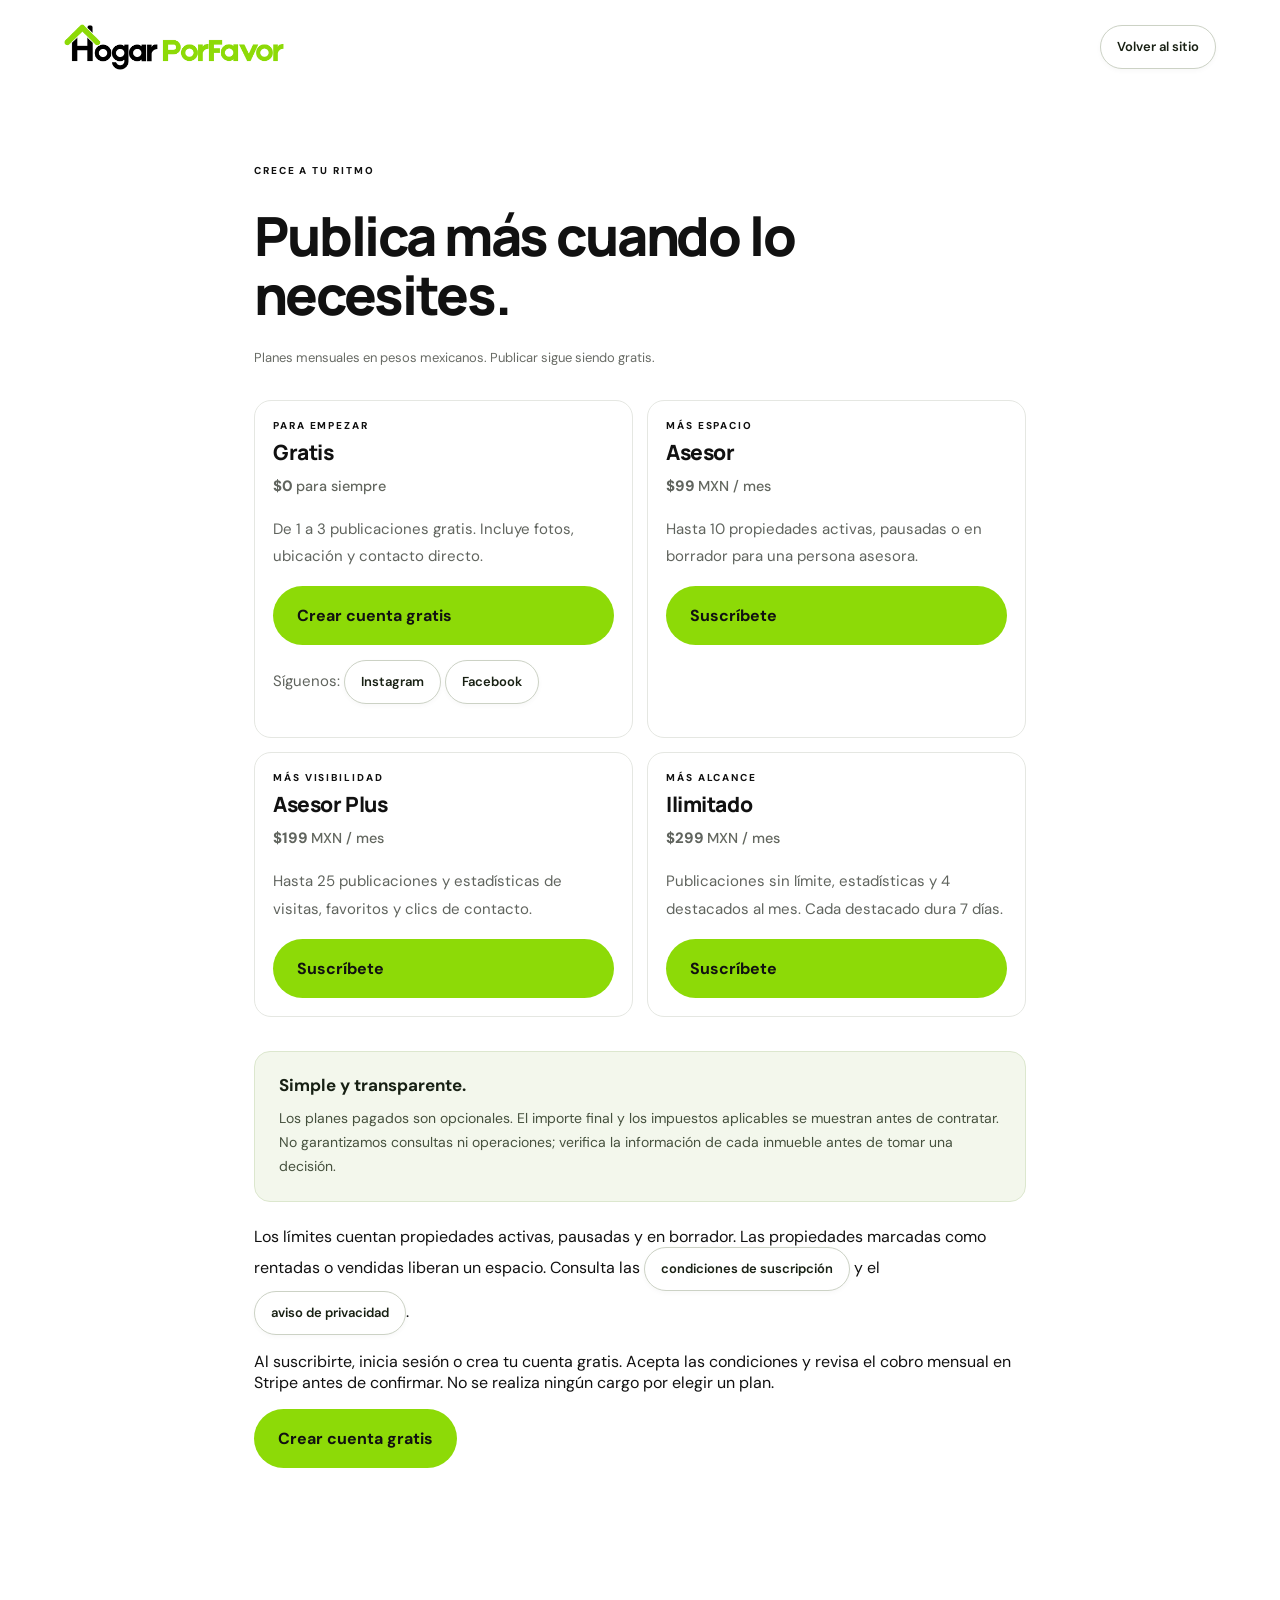
<file: planes.html>
<!doctype html>
<html lang="es-MX">
<head>
  <meta charset="utf-8"><meta name="viewport" content="width=device-width,initial-scale=1">
  <title>Planes para publicar | Hogar Por Favor</title>
  <meta name="description" content="Publica gratis en Hogar Por Favor. Compara los planes para asesores inmobiliarios y elige el que se adapte a tu inventario.">
  <meta name="theme-color" content="#8DDA07"><link rel="icon" type="image/png" sizes="96x96" href="favicon.png?v=5">
  <link rel="canonical" href="https://hogarporfavor.com/planes.html"><link rel="stylesheet" href="style.css?v=37">
<link rel="stylesheet" href="/interactions-v2.css?v=1"></head>
<body>
  <header><a class="brand" href="/" aria-label="Hogar Por Favor, inicio"><img src="logo.png?v=2" width="220" height="50" alt="Hogar Por Favor"></a><a class="text-link" href="/">Volver al sitio</a></header>
  <main class="legal-page">
    <span class="eyebrow">CRECE A TU RITMO</span>
    <h1>Publica más cuando lo necesites.</h1>
    <p class="legal-version">Planes mensuales en pesos mexicanos. Publicar sigue siendo gratis.</p>
    <section class="plan-options public-plan-options" aria-label="Planes de publicación">
      <article><span class="eyebrow">PARA EMPEZAR</span><h2>Gratis</h2><p class="plan-price">$0 <small>para siempre</small></p><p>De 1 a 3 publicaciones gratis. Incluye fotos, ubicación y contacto directo.</p><a class="button" href="/?auth=register">Crear cuenta gratis</a>
    <p>Síguenos: <a class="text-link" href="https://www.instagram.com/hogarporfavor/" target="_blank" rel="noopener noreferrer" aria-label="Instagram de Hogar Por Favor">Instagram</a> <a class="text-link" href="https://www.facebook.com/profile.php?id=61595857872720" target="_blank" rel="noopener noreferrer" aria-label="Facebook de Hogar Por Favor">Facebook</a></p></article>
      <article><span class="eyebrow">MÁS ESPACIO</span><h2>Asesor</h2><p class="plan-price">$99 <small>MXN / mes</small></p><p>Hasta 10 propiedades activas, pausadas o en borrador para una persona asesora.</p><a class="button" href="/?billing_plan=advisor" data-subscribe-plan="advisor">Suscríbete</a></article>
      <article><span class="eyebrow">MÁS VISIBILIDAD</span><h2>Asesor Plus</h2><p class="plan-price">$199 <small>MXN / mes</small></p><p>Hasta 25 publicaciones y estadísticas de visitas, favoritos y clics de contacto.</p><a class="button" href="/?billing_plan=advisor_plus" data-subscribe-plan="advisor_plus">Suscríbete</a></article>
      <article><span class="eyebrow">MÁS ALCANCE</span><h2>Ilimitado</h2><p class="plan-price">$299 <small>MXN / mes</small></p><p>Publicaciones sin límite, estadísticas y 4 destacados al mes. Cada destacado dura 7 días.</p><a class="button" href="/?billing_plan=advisor_unlimited" data-subscribe-plan="advisor_unlimited">Suscríbete</a></article>
    </section>
    <aside class="care-note"><strong>Simple y transparente.</strong><p>Los planes pagados son opcionales. El importe final y los impuestos aplicables se muestran antes de contratar. No garantizamos consultas ni operaciones; verifica la información de cada inmueble antes de tomar una decisión.</p></aside>
    <p>Los límites cuentan propiedades activas, pausadas y en borrador. Las propiedades marcadas como rentadas o vendidas liberan un espacio. Consulta las <a class="text-link" href="suscripciones.html">condiciones de suscripción</a> y el <a class="text-link" href="privacidad.html">aviso de privacidad</a>.</p>
    <p>Al suscribirte, inicia sesión o crea tu cuenta gratis. Acepta las condiciones y revisa el cobro mensual en Stripe antes de confirmar. No se realiza ningún cargo por elegir un plan.</p>
    <a class="button" href="/?auth=register">Crear cuenta gratis</a>
  </main>
  <dialog id="subscribe-dialog" aria-labelledby="subscribe-title"><button class="close" type="button" aria-label="Cerrar" data-subscribe-close>×</button><span class="eyebrow">SUSCRIPCIÓN SEGURA</span><h2 id="subscribe-title">Continúa a Stripe.</h2><p id="subscribe-summary"></p><form id="subscribe-form"><label class="check-label"><input id="subscribe-terms" type="checkbox" required><span>Acepto las <a href="/suscripciones.html" target="_blank" rel="noopener">condiciones de suscripción</a>.</span></label><button class="button full" type="submit">Continuar a Stripe</button><p id="subscribe-status" class="form-status" role="status"></p></form></dialog>
  <script src="planes.js?v=1" defer></script>
</body>
</html>
</file>
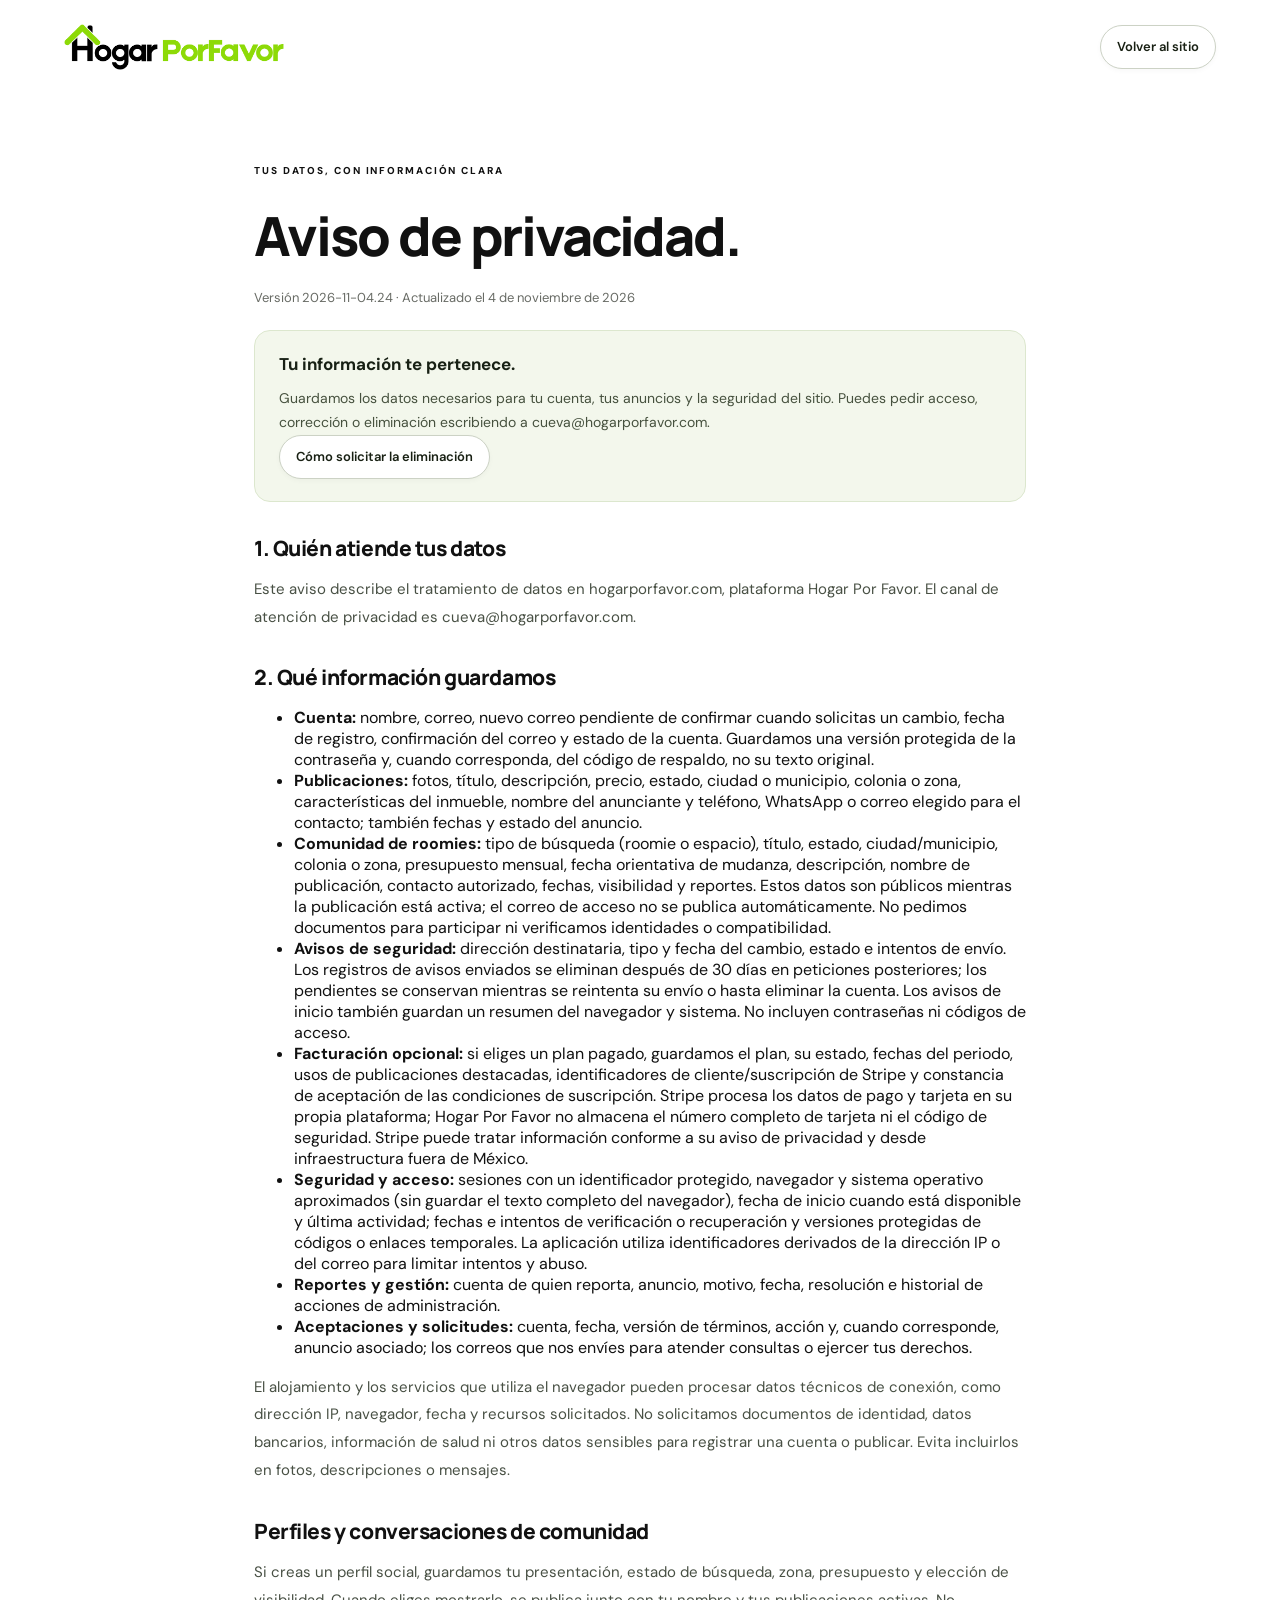
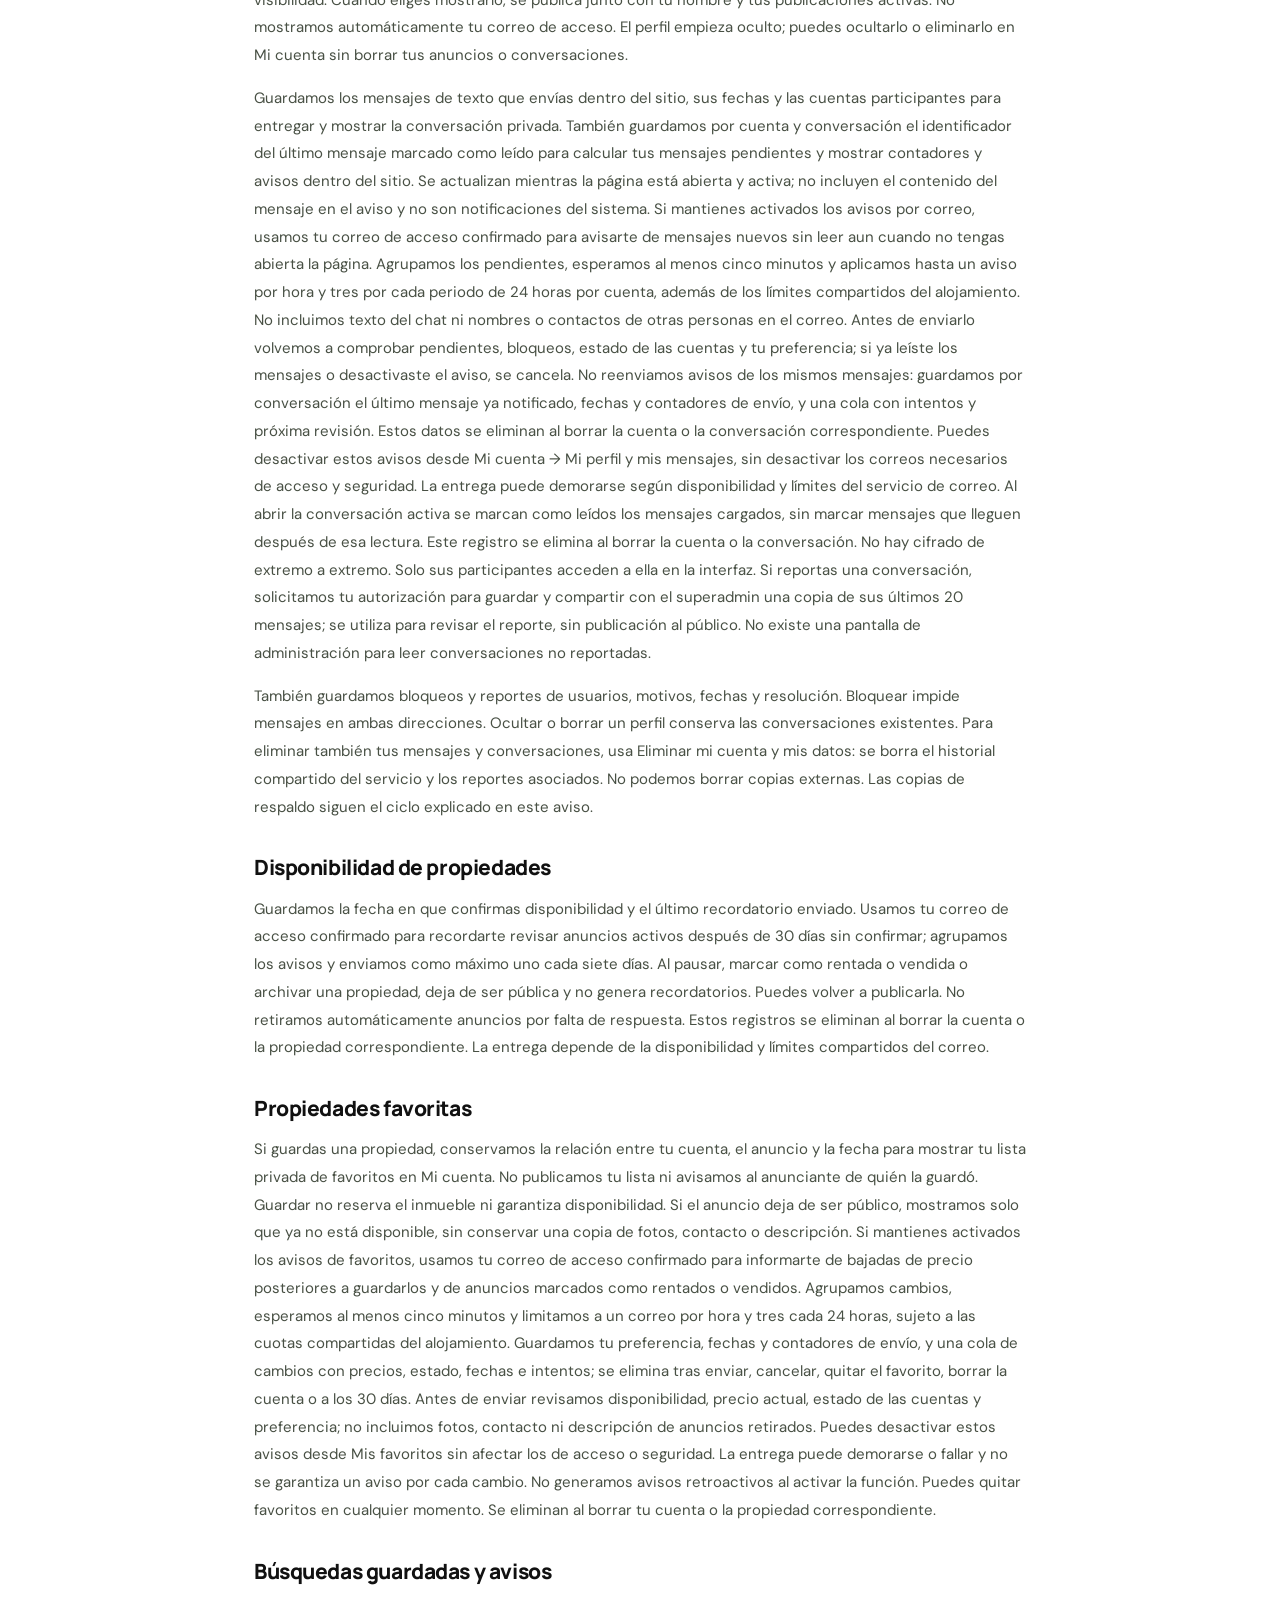
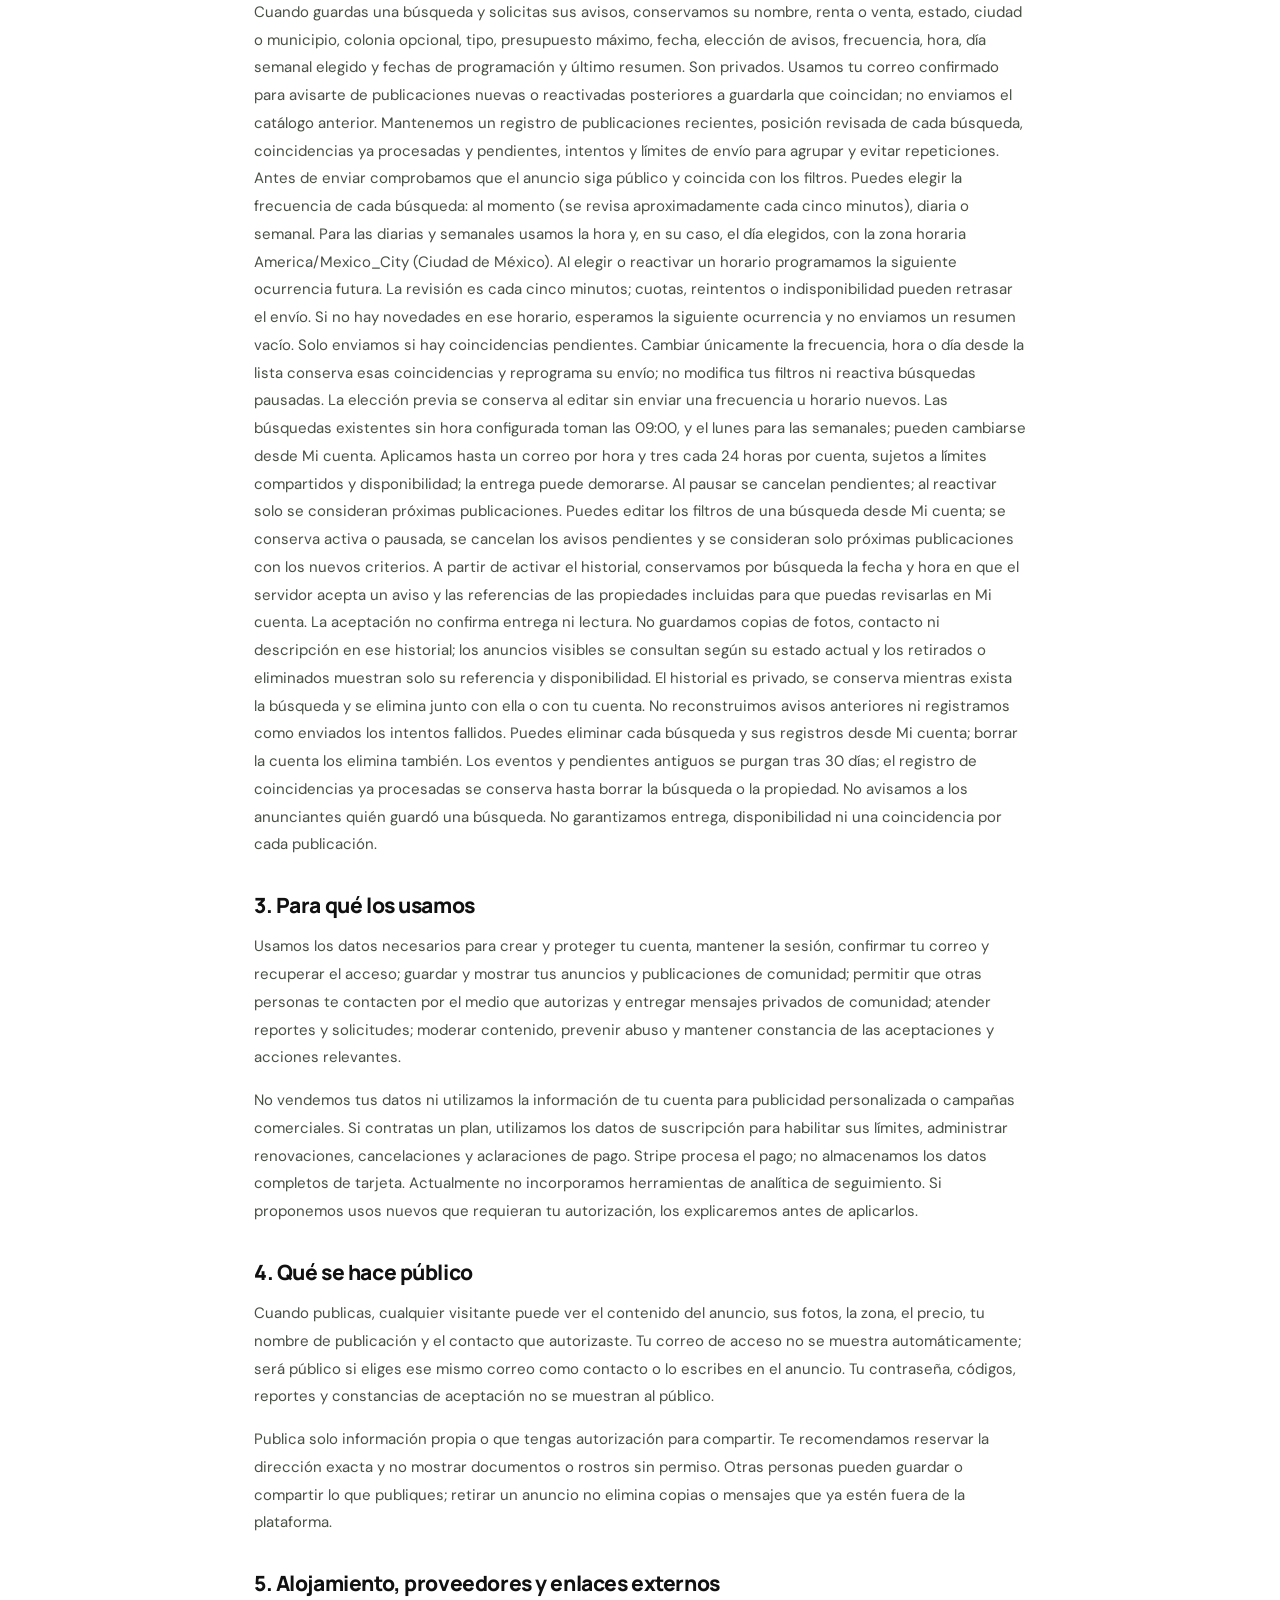
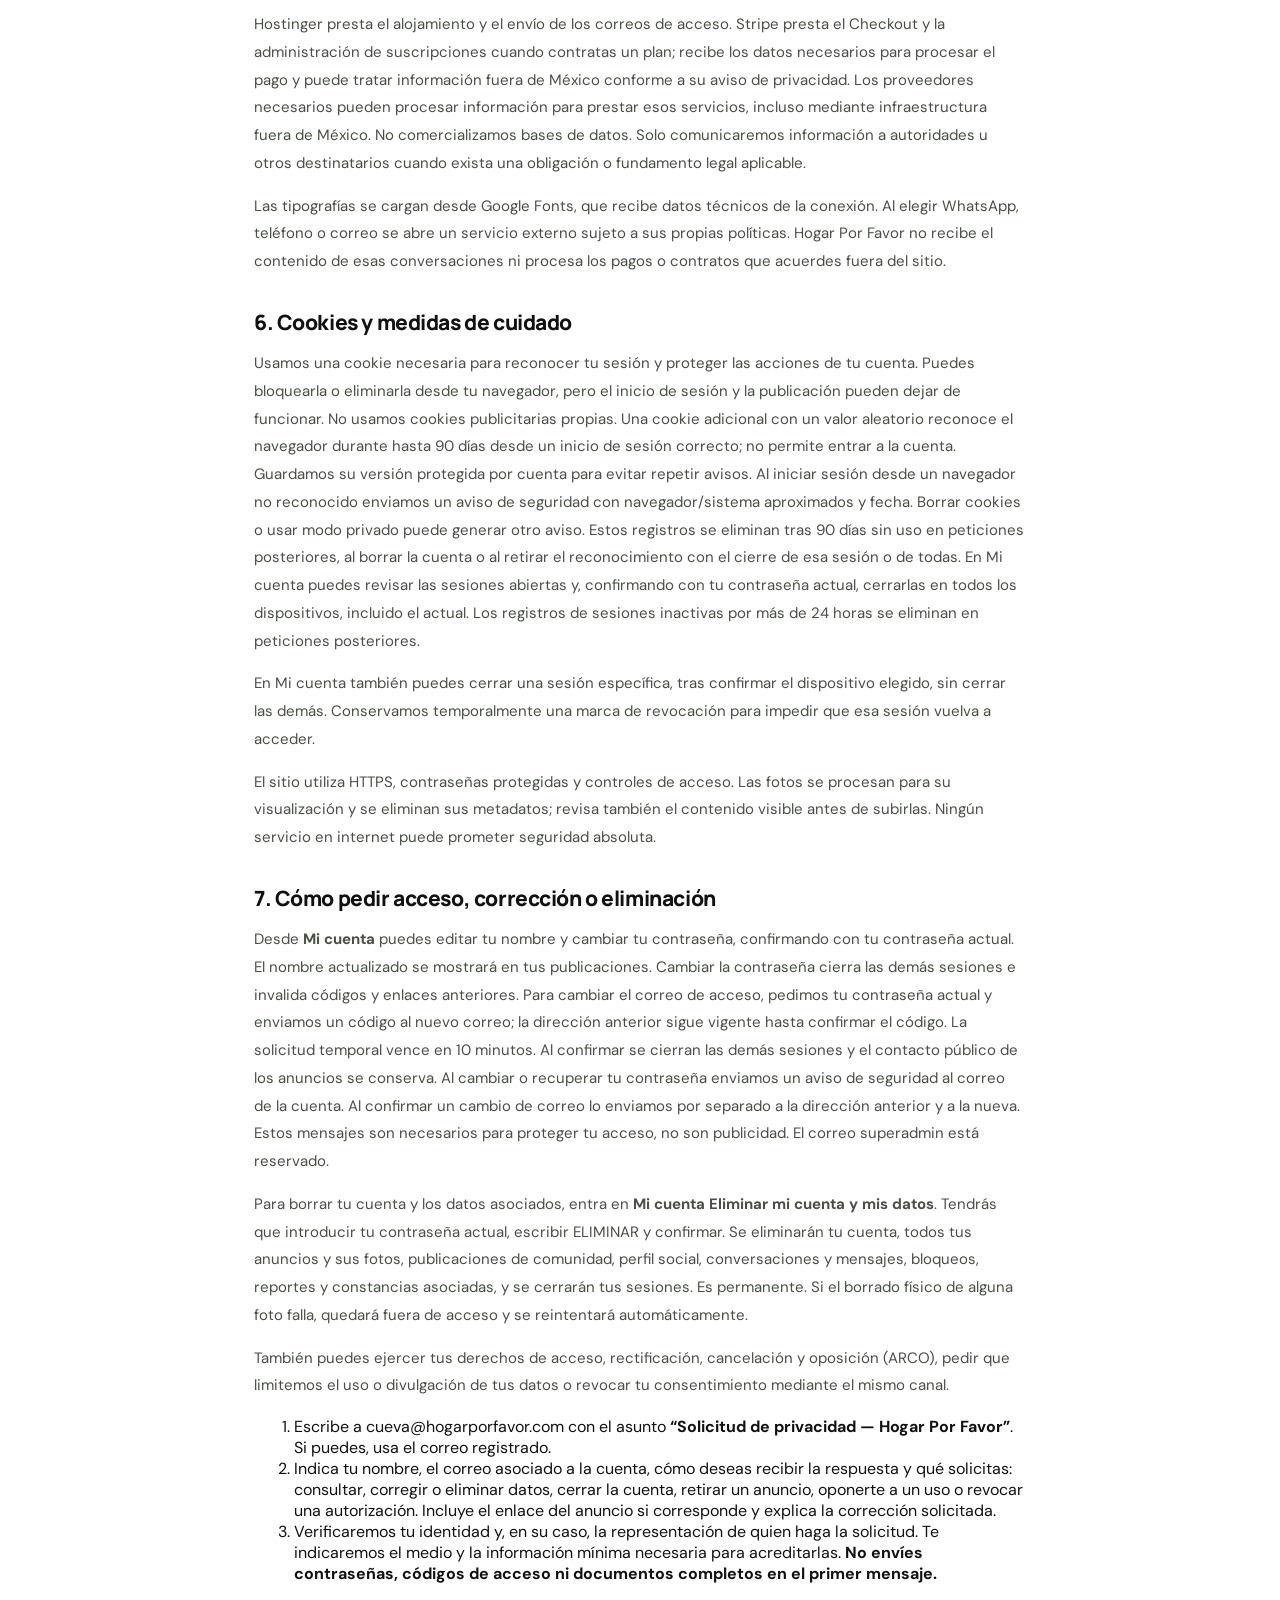
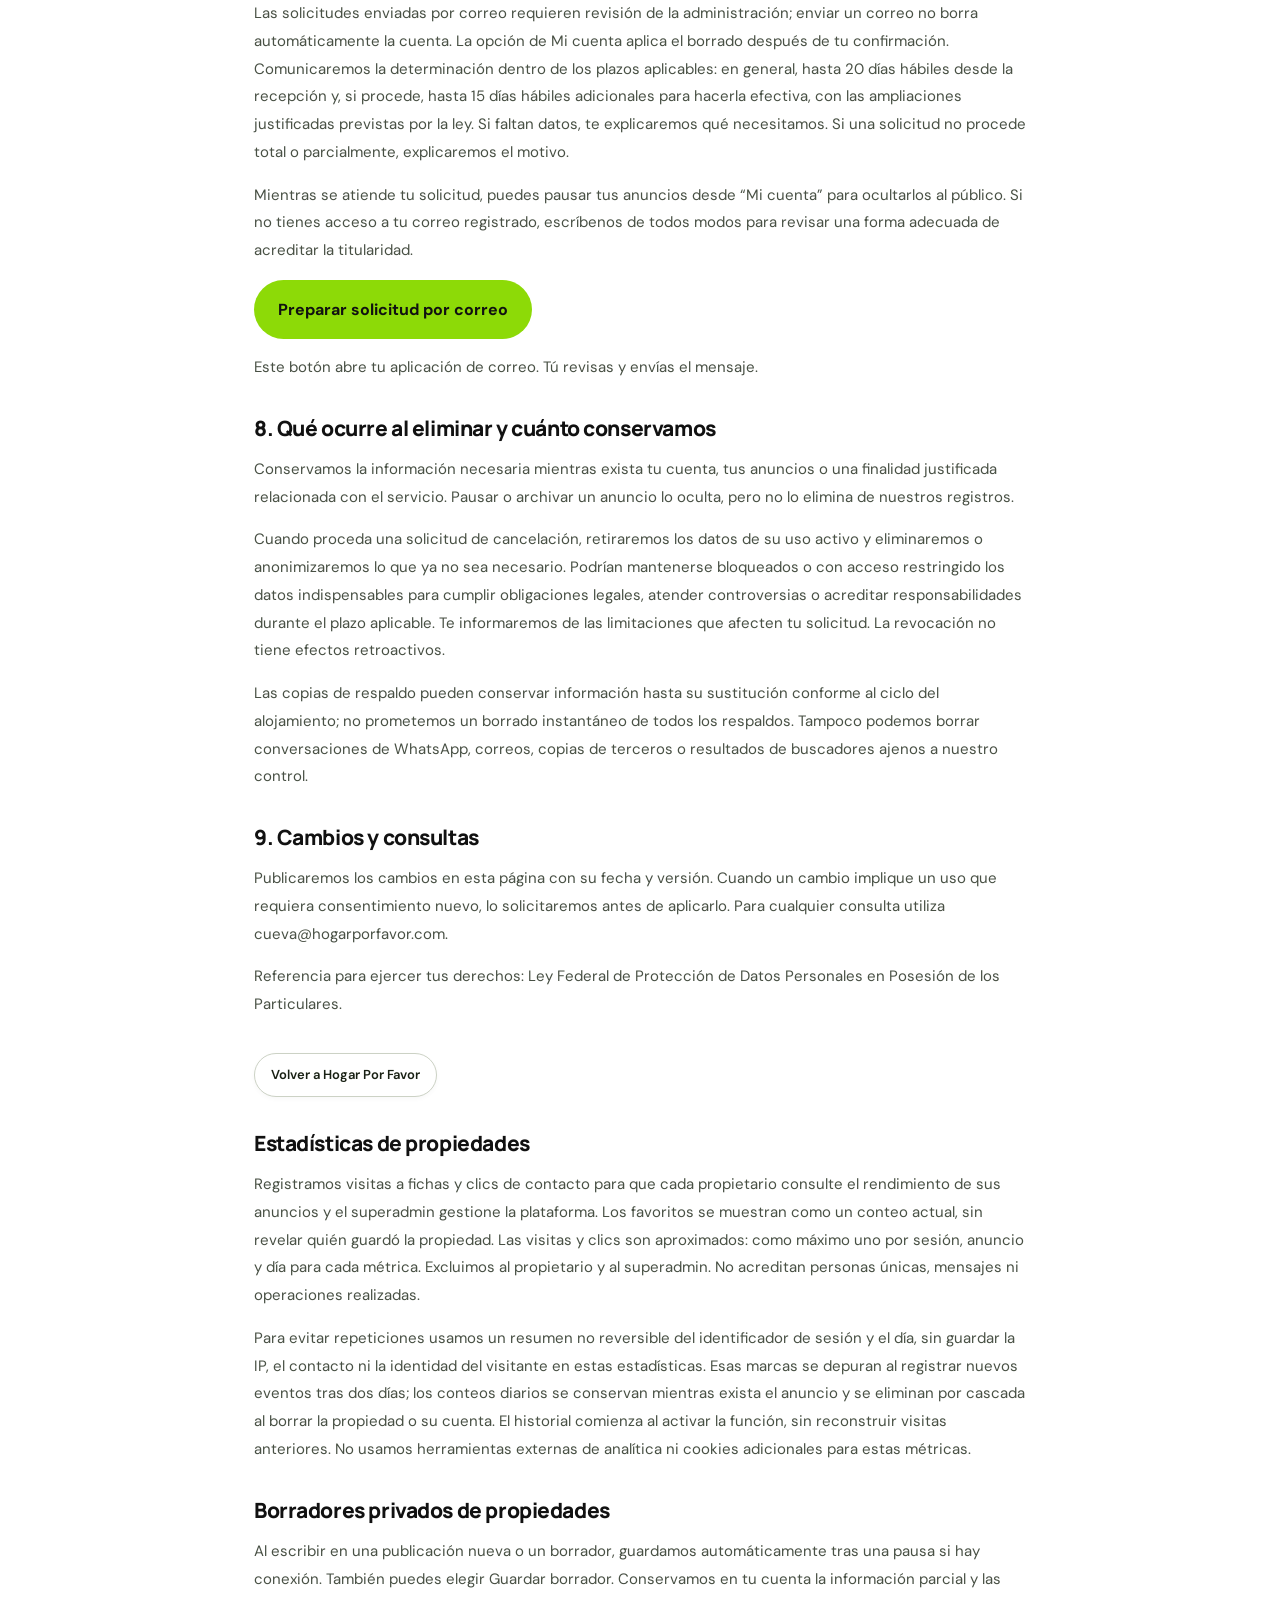
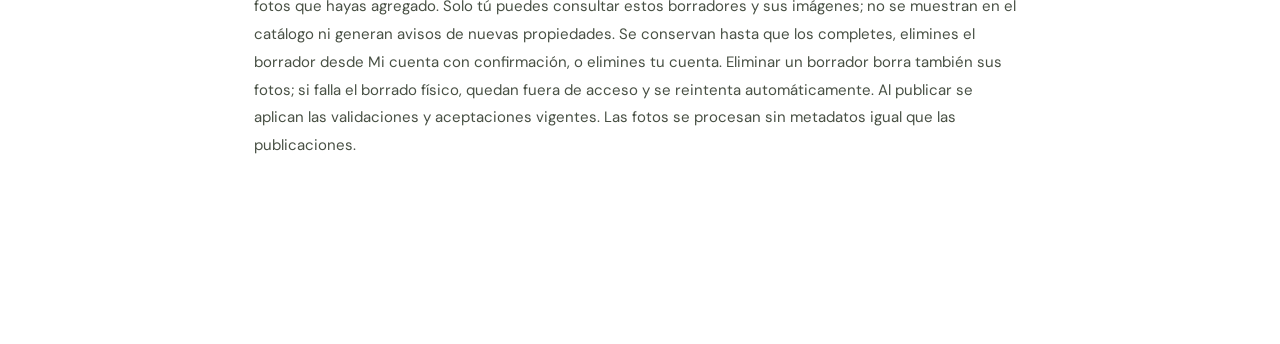
<file: privacidad.html>
<!doctype html><html lang="es-MX"><head><meta charset="utf-8"><meta name="viewport" content="width=device-width,initial-scale=1"><title>Aviso de privacidad | Hogar Por Favor</title><link rel="icon" type="image/png" href="favicon.png?v=5"><link rel="stylesheet" href="style.css?v=35"><link rel="stylesheet" href="/interactions-v2.css?v=1"></head><body><header><a class="brand" href="/"><img src="logo.png?v=2" alt="Hogar Por Favor" width="220" height="50"></a><a class="text-link" href="/">Volver al sitio </a></header><main class="legal-page"><span class="eyebrow">TUS DATOS, CON INFORMACIÓN CLARA</span><h1>Aviso de privacidad.</h1><p class="legal-version">Versión 2026-11-04.24 · Actualizado el 4 de noviembre de 2026</p><aside class="care-note"><strong>Tu información te pertenece.</strong><p>Guardamos los datos necesarios para tu cuenta, tus anuncios y la seguridad del sitio. Puedes pedir acceso, corrección o eliminación escribiendo a cueva@hogarporfavor.com.</p><a class="text-link" href="#eliminar">Cómo solicitar la eliminación </a></aside><section><h2>1. Quién atiende tus datos</h2><p>Este aviso describe el tratamiento de datos en hogarporfavor.com, plataforma Hogar Por Favor. El canal de atención de privacidad es <a href="mailto:cueva@hogarporfavor.com">cueva@hogarporfavor.com</a>.</p></section>
<section><h2>2. Qué información guardamos</h2><ul><li><strong>Cuenta:</strong> nombre, correo, nuevo correo pendiente de confirmar cuando solicitas un cambio, fecha de registro, confirmación del correo y estado de la cuenta. Guardamos una versión protegida de la contraseña y, cuando corresponda, del código de respaldo, no su texto original.</li><li><strong>Publicaciones:</strong> fotos, título, descripción, precio, estado, ciudad o municipio, colonia o zona, características del inmueble, nombre del anunciante y teléfono, WhatsApp o correo elegido para el contacto; también fechas y estado del anuncio.</li><li><strong>Comunidad de roomies:</strong> tipo de búsqueda (roomie o espacio), título, estado, ciudad/municipio, colonia o zona, presupuesto mensual, fecha orientativa de mudanza, descripción, nombre de publicación, contacto autorizado, fechas, visibilidad y reportes. Estos datos son públicos mientras la publicación está activa; el correo de acceso no se publica automáticamente. No pedimos documentos para participar ni verificamos identidades o compatibilidad.</li><li><strong>Avisos de seguridad:</strong> dirección destinataria, tipo y fecha del cambio, estado e intentos de envío. Los registros de avisos enviados se eliminan después de 30 días en peticiones posteriores; los pendientes se conservan mientras se reintenta su envío o hasta eliminar la cuenta. Los avisos de inicio también guardan un resumen del navegador y sistema. No incluyen contraseñas ni códigos de acceso.</li><li><strong>Facturación opcional:</strong> si eliges un plan pagado, guardamos el plan, su estado, fechas del periodo, usos de publicaciones destacadas, identificadores de cliente/suscripción de Stripe y constancia de aceptación de las condiciones de suscripción. Stripe procesa los datos de pago y tarjeta en su propia plataforma; Hogar Por Favor no almacena el número completo de tarjeta ni el código de seguridad. Stripe puede tratar información conforme a su aviso de privacidad y desde infraestructura fuera de México.</li><li><strong>Seguridad y acceso:</strong> sesiones con un identificador protegido, navegador y sistema operativo aproximados (sin guardar el texto completo del navegador), fecha de inicio cuando está disponible y última actividad; fechas e intentos de verificación o recuperación y versiones protegidas de códigos o enlaces temporales. La aplicación utiliza identificadores derivados de la dirección IP o del correo para limitar intentos y abuso.</li><li><strong>Reportes y gestión:</strong> cuenta de quien reporta, anuncio, motivo, fecha, resolución e historial de acciones de administración.</li><li><strong>Aceptaciones y solicitudes:</strong> cuenta, fecha, versión de términos, acción y, cuando corresponde, anuncio asociado; los correos que nos envíes para atender consultas o ejercer tus derechos.</li></ul><p>El alojamiento y los servicios que utiliza el navegador pueden procesar datos técnicos de conexión, como dirección IP, navegador, fecha y recursos solicitados. No solicitamos documentos de identidad, datos bancarios, información de salud ni otros datos sensibles para registrar una cuenta o publicar. Evita incluirlos en fotos, descripciones o mensajes.</p></section>
<section><h2>Perfiles y conversaciones de comunidad</h2><p>Si creas un perfil social, guardamos tu presentación, estado de búsqueda, zona, presupuesto y elección de visibilidad. Cuando eliges mostrarlo, se publica junto con tu nombre y tus publicaciones activas. No mostramos automáticamente tu correo de acceso. El perfil empieza oculto; puedes ocultarlo o eliminarlo en Mi cuenta sin borrar tus anuncios o conversaciones.</p><p>Guardamos los mensajes de texto que envías dentro del sitio, sus fechas y las cuentas participantes para entregar y mostrar la conversación privada. También guardamos por cuenta y conversación el identificador del último mensaje marcado como leído para calcular tus mensajes pendientes y mostrar contadores y avisos dentro del sitio. Se actualizan mientras la página está abierta y activa; no incluyen el contenido del mensaje en el aviso y no son notificaciones del sistema. Si mantienes activados los avisos por correo, usamos tu correo de acceso confirmado para avisarte de mensajes nuevos sin leer aun cuando no tengas abierta la página. Agrupamos los pendientes, esperamos al menos cinco minutos y aplicamos hasta un aviso por hora y tres por cada periodo de 24 horas por cuenta, además de los límites compartidos del alojamiento. No incluimos texto del chat ni nombres o contactos de otras personas en el correo. Antes de enviarlo volvemos a comprobar pendientes, bloqueos, estado de las cuentas y tu preferencia; si ya leíste los mensajes o desactivaste el aviso, se cancela. No reenviamos avisos de los mismos mensajes: guardamos por conversación el último mensaje ya notificado, fechas y contadores de envío, y una cola con intentos y próxima revisión. Estos datos se eliminan al borrar la cuenta o la conversación correspondiente. Puedes desactivar estos avisos desde Mi cuenta → Mi perfil y mis mensajes, sin desactivar los correos necesarios de acceso y seguridad. La entrega puede demorarse según disponibilidad y límites del servicio de correo. Al abrir la conversación activa se marcan como leídos los mensajes cargados, sin marcar mensajes que lleguen después de esa lectura. Este registro se elimina al borrar la cuenta o la conversación. No hay cifrado de extremo a extremo. Solo sus participantes acceden a ella en la interfaz. Si reportas una conversación, solicitamos tu autorización para guardar y compartir con el superadmin una copia de sus últimos 20 mensajes; se utiliza para revisar el reporte, sin publicación al público. No existe una pantalla de administración para leer conversaciones no reportadas.</p><p>También guardamos bloqueos y reportes de usuarios, motivos, fechas y resolución. Bloquear impide mensajes en ambas direcciones. Ocultar o borrar un perfil conserva las conversaciones existentes. Para eliminar también tus mensajes y conversaciones, usa Eliminar mi cuenta y mis datos: se borra el historial compartido del servicio y los reportes asociados. No podemos borrar copias externas. Las copias de respaldo siguen el ciclo explicado en este aviso.</p></section><section><h2>Disponibilidad de propiedades</h2><p>Guardamos la fecha en que confirmas disponibilidad y el último recordatorio enviado. Usamos tu correo de acceso confirmado para recordarte revisar anuncios activos después de 30 días sin confirmar; agrupamos los avisos y enviamos como máximo uno cada siete días. Al pausar, marcar como rentada o vendida o archivar una propiedad, deja de ser pública y no genera recordatorios. Puedes volver a publicarla. No retiramos automáticamente anuncios por falta de respuesta. Estos registros se eliminan al borrar la cuenta o la propiedad correspondiente. La entrega depende de la disponibilidad y límites compartidos del correo.</p></section><section><h2>Propiedades favoritas</h2><p>Si guardas una propiedad, conservamos la relación entre tu cuenta, el anuncio y la fecha para mostrar tu lista privada de favoritos en Mi cuenta. No publicamos tu lista ni avisamos al anunciante de quién la guardó. Guardar no reserva el inmueble ni garantiza disponibilidad. Si el anuncio deja de ser público, mostramos solo que ya no está disponible, sin conservar una copia de fotos, contacto o descripción. Si mantienes activados los avisos de favoritos, usamos tu correo de acceso confirmado para informarte de bajadas de precio posteriores a guardarlos y de anuncios marcados como rentados o vendidos. Agrupamos cambios, esperamos al menos cinco minutos y limitamos a un correo por hora y tres cada 24 horas, sujeto a las cuotas compartidas del alojamiento. Guardamos tu preferencia, fechas y contadores de envío, y una cola de cambios con precios, estado, fechas e intentos; se elimina tras enviar, cancelar, quitar el favorito, borrar la cuenta o a los 30 días. Antes de enviar revisamos disponibilidad, precio actual, estado de las cuentas y preferencia; no incluimos fotos, contacto ni descripción de anuncios retirados. Puedes desactivar estos avisos desde Mis favoritos sin afectar los de acceso o seguridad. La entrega puede demorarse o fallar y no se garantiza un aviso por cada cambio. No generamos avisos retroactivos al activar la función. Puedes quitar favoritos en cualquier momento. Se eliminan al borrar tu cuenta o la propiedad correspondiente.</p></section><section><h2>Búsquedas guardadas y avisos</h2><p>Cuando guardas una búsqueda y solicitas sus avisos, conservamos su nombre, renta o venta, estado, ciudad o municipio, colonia opcional, tipo, presupuesto máximo, fecha, elección de avisos, frecuencia, hora, día semanal elegido y fechas de programación y último resumen. Son privados. Usamos tu correo confirmado para avisarte de publicaciones nuevas o reactivadas posteriores a guardarla que coincidan; no enviamos el catálogo anterior. Mantenemos un registro de publicaciones recientes, posición revisada de cada búsqueda, coincidencias ya procesadas y pendientes, intentos y límites de envío para agrupar y evitar repeticiones. Antes de enviar comprobamos que el anuncio siga público y coincida con los filtros. Puedes elegir la frecuencia de cada búsqueda: al momento (se revisa aproximadamente cada cinco minutos), diaria o semanal. Para las diarias y semanales usamos la hora y, en su caso, el día elegidos, con la zona horaria America/Mexico_City (Ciudad de México). Al elegir o reactivar un horario programamos la siguiente ocurrencia futura. La revisión es cada cinco minutos; cuotas, reintentos o indisponibilidad pueden retrasar el envío. Si no hay novedades en ese horario, esperamos la siguiente ocurrencia y no enviamos un resumen vacío. Solo enviamos si hay coincidencias pendientes. Cambiar únicamente la frecuencia, hora o día desde la lista conserva esas coincidencias y reprograma su envío; no modifica tus filtros ni reactiva búsquedas pausadas. La elección previa se conserva al editar sin enviar una frecuencia u horario nuevos. Las búsquedas existentes sin hora configurada toman las 09:00, y el lunes para las semanales; pueden cambiarse desde Mi cuenta. Aplicamos hasta un correo por hora y tres cada 24 horas por cuenta, sujetos a límites compartidos y disponibilidad; la entrega puede demorarse. Al pausar se cancelan pendientes; al reactivar solo se consideran próximas publicaciones. Puedes editar los filtros de una búsqueda desde Mi cuenta; se conserva activa o pausada, se cancelan los avisos pendientes y se consideran solo próximas publicaciones con los nuevos criterios. A partir de activar el historial, conservamos por búsqueda la fecha y hora en que el servidor acepta un aviso y las referencias de las propiedades incluidas para que puedas revisarlas en Mi cuenta. La aceptación no confirma entrega ni lectura. No guardamos copias de fotos, contacto ni descripción en ese historial; los anuncios visibles se consultan según su estado actual y los retirados o eliminados muestran solo su referencia y disponibilidad. El historial es privado, se conserva mientras exista la búsqueda y se elimina junto con ella o con tu cuenta. No reconstruimos avisos anteriores ni registramos como enviados los intentos fallidos. Puedes eliminar cada búsqueda y sus registros desde Mi cuenta; borrar la cuenta los elimina también. Los eventos y pendientes antiguos se purgan tras 30 días; el registro de coincidencias ya procesadas se conserva hasta borrar la búsqueda o la propiedad. No avisamos a los anunciantes quién guardó una búsqueda. No garantizamos entrega, disponibilidad ni una coincidencia por cada publicación.</p></section><section><h2>3. Para qué los usamos</h2><p>Usamos los datos necesarios para crear y proteger tu cuenta, mantener la sesión, confirmar tu correo y recuperar el acceso; guardar y mostrar tus anuncios y publicaciones de comunidad; permitir que otras personas te contacten por el medio que autorizas y entregar mensajes privados de comunidad; atender reportes y solicitudes; moderar contenido, prevenir abuso y mantener constancia de las aceptaciones y acciones relevantes.</p><p>No vendemos tus datos ni utilizamos la información de tu cuenta para publicidad personalizada o campañas comerciales. Si contratas un plan, utilizamos los datos de suscripción para habilitar sus límites, administrar renovaciones, cancelaciones y aclaraciones de pago. Stripe procesa el pago; no almacenamos los datos completos de tarjeta. Actualmente no incorporamos herramientas de analítica de seguimiento. Si proponemos usos nuevos que requieran tu autorización, los explicaremos antes de aplicarlos.</p></section>
<section><h2>4. Qué se hace público</h2><p>Cuando publicas, cualquier visitante puede ver el contenido del anuncio, sus fotos, la zona, el precio, tu nombre de publicación y el contacto que autorizaste. Tu correo de acceso no se muestra automáticamente; será público si eliges ese mismo correo como contacto o lo escribes en el anuncio. Tu contraseña, códigos, reportes y constancias de aceptación no se muestran al público.</p><p>Publica solo información propia o que tengas autorización para compartir. Te recomendamos reservar la dirección exacta y no mostrar documentos o rostros sin permiso. Otras personas pueden guardar o compartir lo que publiques; retirar un anuncio no elimina copias o mensajes que ya estén fuera de la plataforma.</p></section>
<section><h2>5. Alojamiento, proveedores y enlaces externos</h2><p>Hostinger presta el alojamiento y el envío de los correos de acceso. Stripe presta el Checkout y la administración de suscripciones cuando contratas un plan; recibe los datos necesarios para procesar el pago y puede tratar información fuera de México conforme a su aviso de privacidad. Los proveedores necesarios pueden procesar información para prestar esos servicios, incluso mediante infraestructura fuera de México. No comercializamos bases de datos. Solo comunicaremos información a autoridades u otros destinatarios cuando exista una obligación o fundamento legal aplicable.</p><p>Las tipografías se cargan desde Google Fonts, que recibe datos técnicos de la conexión. Al elegir WhatsApp, teléfono o correo se abre un servicio externo sujeto a sus propias políticas. Hogar Por Favor no recibe el contenido de esas conversaciones ni procesa los pagos o contratos que acuerdes fuera del sitio.</p></section>
<section><h2>6. Cookies y medidas de cuidado</h2><p>Usamos una cookie necesaria para reconocer tu sesión y proteger las acciones de tu cuenta. Puedes bloquearla o eliminarla desde tu navegador, pero el inicio de sesión y la publicación pueden dejar de funcionar. No usamos cookies publicitarias propias. Una cookie adicional con un valor aleatorio reconoce el navegador durante hasta 90 días desde un inicio de sesión correcto; no permite entrar a la cuenta. Guardamos su versión protegida por cuenta para evitar repetir avisos. Al iniciar sesión desde un navegador no reconocido enviamos un aviso de seguridad con navegador/sistema aproximados y fecha. Borrar cookies o usar modo privado puede generar otro aviso. Estos registros se eliminan tras 90 días sin uso en peticiones posteriores, al borrar la cuenta o al retirar el reconocimiento con el cierre de esa sesión o de todas. En Mi cuenta puedes revisar las sesiones abiertas y, confirmando con tu contraseña actual, cerrarlas en todos los dispositivos, incluido el actual. Los registros de sesiones inactivas por más de 24 horas se eliminan en peticiones posteriores.</p><p>En Mi cuenta también puedes cerrar una sesión específica, tras confirmar el dispositivo elegido, sin cerrar las demás. Conservamos temporalmente una marca de revocación para impedir que esa sesión vuelva a acceder.</p><p>El sitio utiliza HTTPS, contraseñas protegidas y controles de acceso. Las fotos se procesan para su visualización y se eliminan sus metadatos; revisa también el contenido visible antes de subirlas. Ningún servicio en internet puede prometer seguridad absoluta.</p></section>
<section id="eliminar"><h2>7. Cómo pedir acceso, corrección o eliminación</h2><p>Desde <strong>Mi cuenta</strong> puedes editar tu nombre y cambiar tu contraseña, confirmando con tu contraseña actual. El nombre actualizado se mostrará en tus publicaciones. Cambiar la contraseña cierra las demás sesiones e invalida códigos y enlaces anteriores. Para cambiar el correo de acceso, pedimos tu contraseña actual y enviamos un código al nuevo correo; la dirección anterior sigue vigente hasta confirmar el código. La solicitud temporal vence en 10 minutos. Al confirmar se cierran las demás sesiones y el contacto público de los anuncios se conserva. Al cambiar o recuperar tu contraseña enviamos un aviso de seguridad al correo de la cuenta. Al confirmar un cambio de correo lo enviamos por separado a la dirección anterior y a la nueva. Estos mensajes son necesarios para proteger tu acceso, no son publicidad. El correo superadmin está reservado.</p><p>Para borrar tu cuenta y los datos asociados, entra en <strong>Mi cuenta Eliminar mi cuenta y mis datos</strong>. Tendrás que introducir tu contraseña actual, escribir ELIMINAR y confirmar. Se eliminarán tu cuenta, todos tus anuncios y sus fotos, publicaciones de comunidad, perfil social, conversaciones y mensajes, bloqueos, reportes y constancias asociadas, y se cerrarán tus sesiones. Es permanente. Si el borrado físico de alguna foto falla, quedará fuera de acceso y se reintentará automáticamente.</p><p>También puedes ejercer tus derechos de acceso, rectificación, cancelación y oposición (ARCO), pedir que limitemos el uso o divulgación de tus datos o revocar tu consentimiento mediante el mismo canal.</p><ol><li>Escribe a <a href="mailto:cueva@hogarporfavor.com?subject=Solicitud%20de%20privacidad%20-%20Hogar%20Por%20Favor">cueva@hogarporfavor.com</a> con el asunto <strong>“Solicitud de privacidad — Hogar Por Favor”</strong>. Si puedes, usa el correo registrado.</li><li>Indica tu nombre, el correo asociado a la cuenta, cómo deseas recibir la respuesta y qué solicitas: consultar, corregir o eliminar datos, cerrar la cuenta, retirar un anuncio, oponerte a un uso o revocar una autorización. Incluye el enlace del anuncio si corresponde y explica la corrección solicitada.</li><li>Verificaremos tu identidad y, en su caso, la representación de quien haga la solicitud. Te indicaremos el medio y la información mínima necesaria para acreditarlas. <strong>No envíes contraseñas, códigos de acceso ni documentos completos en el primer mensaje.</strong></li></ol><p>Las solicitudes enviadas por correo requieren revisión de la administración; enviar un correo no borra automáticamente la cuenta. La opción de Mi cuenta aplica el borrado después de tu confirmación. Comunicaremos la determinación dentro de los plazos aplicables: en general, hasta 20 días hábiles desde la recepción y, si procede, hasta 15 días hábiles adicionales para hacerla efectiva, con las ampliaciones justificadas previstas por la ley. Si faltan datos, te explicaremos qué necesitamos. Si una solicitud no procede total o parcialmente, explicaremos el motivo.</p><p>Mientras se atiende tu solicitud, puedes pausar tus anuncios desde “Mi cuenta” para ocultarlos al público. Si no tienes acceso a tu correo registrado, escríbenos de todos modos para revisar una forma adecuada de acreditar la titularidad.</p><a class="button" href="mailto:cueva@hogarporfavor.com?subject=Solicitud%20de%20privacidad%20-%20Hogar%20Por%20Favor">Preparar solicitud por correo </a><p class="legal-version">Este botón abre tu aplicación de correo. Tú revisas y envías el mensaje.</p></section>
<section><h2>8. Qué ocurre al eliminar y cuánto conservamos</h2><p>Conservamos la información necesaria mientras exista tu cuenta, tus anuncios o una finalidad justificada relacionada con el servicio. Pausar o archivar un anuncio lo oculta, pero no lo elimina de nuestros registros.</p><p>Cuando proceda una solicitud de cancelación, retiraremos los datos de su uso activo y eliminaremos o anonimizaremos lo que ya no sea necesario. Podrían mantenerse bloqueados o con acceso restringido los datos indispensables para cumplir obligaciones legales, atender controversias o acreditar responsabilidades durante el plazo aplicable. Te informaremos de las limitaciones que afecten tu solicitud. La revocación no tiene efectos retroactivos.</p><p>Las copias de respaldo pueden conservar información hasta su sustitución conforme al ciclo del alojamiento; no prometemos un borrado instantáneo de todos los respaldos. Tampoco podemos borrar conversaciones de WhatsApp, correos, copias de terceros o resultados de buscadores ajenos a nuestro control.</p></section>
<section><h2>9. Cambios y consultas</h2><p>Publicaremos los cambios en esta página con su fecha y versión. Cuando un cambio implique un uso que requiera consentimiento nuevo, lo solicitaremos antes de aplicarlo. Para cualquier consulta utiliza <a href="mailto:cueva@hogarporfavor.com">cueva@hogarporfavor.com</a>.</p><p>Referencia para ejercer tus derechos: <a href="https://www.diputados.gob.mx/LeyesBiblio/pdf/LFPDPPP.pdf" target="_blank" rel="noopener">Ley Federal de Protección de Datos Personales en Posesión de los Particulares</a>.</p></section><a href="/" class="text-link">Volver a Hogar Por Favor </a><section><h2>Estadísticas de propiedades</h2><p>Registramos visitas a fichas y clics de contacto para que cada propietario consulte el rendimiento de sus anuncios y el superadmin gestione la plataforma. Los favoritos se muestran como un conteo actual, sin revelar quién guardó la propiedad. Las visitas y clics son aproximados: como máximo uno por sesión, anuncio y día para cada métrica. Excluimos al propietario y al superadmin. No acreditan personas únicas, mensajes ni operaciones realizadas.</p><p>Para evitar repeticiones usamos un resumen no reversible del identificador de sesión y el día, sin guardar la IP, el contacto ni la identidad del visitante en estas estadísticas. Esas marcas se depuran al registrar nuevos eventos tras dos días; los conteos diarios se conservan mientras exista el anuncio y se eliminan por cascada al borrar la propiedad o su cuenta. El historial comienza al activar la función, sin reconstruir visitas anteriores. No usamos herramientas externas de analítica ni cookies adicionales para estas métricas.</p></section><section><h2>Borradores privados de propiedades</h2><p>Al escribir en una publicación nueva o un borrador, guardamos automáticamente tras una pausa si hay conexión. También puedes elegir Guardar borrador. Conservamos en tu cuenta la información parcial y las fotos que hayas agregado. Solo tú puedes consultar estos borradores y sus imágenes; no se muestran en el catálogo ni generan avisos de nuevas propiedades. Se conservan hasta que los completes, elimines el borrador desde Mi cuenta con confirmación, o elimines tu cuenta. Eliminar un borrador borra también sus fotos; si falla el borrado físico, quedan fuera de acceso y se reintenta automáticamente. Al publicar se aplican las validaciones y aceptaciones vigentes. Las fotos se procesan sin metadatos igual que las publicaciones.</p></section></main></body></html>
</file>
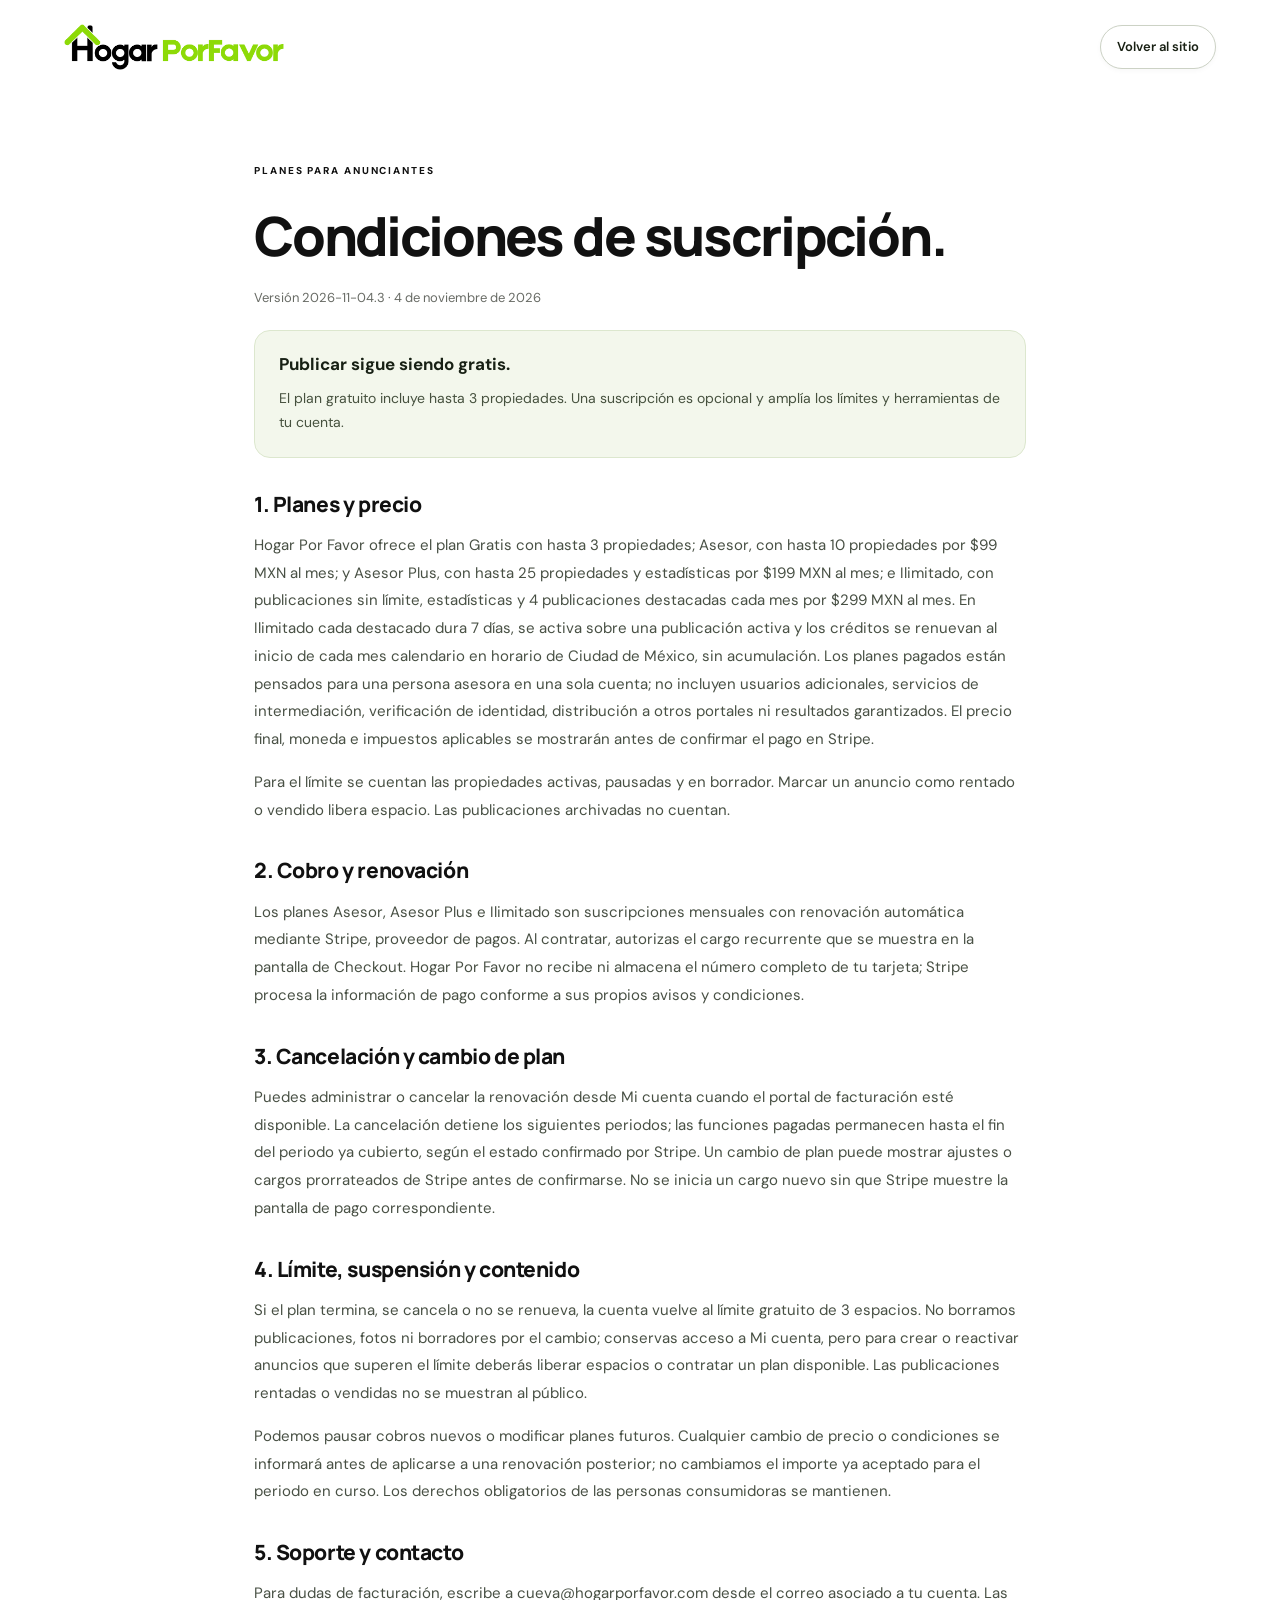
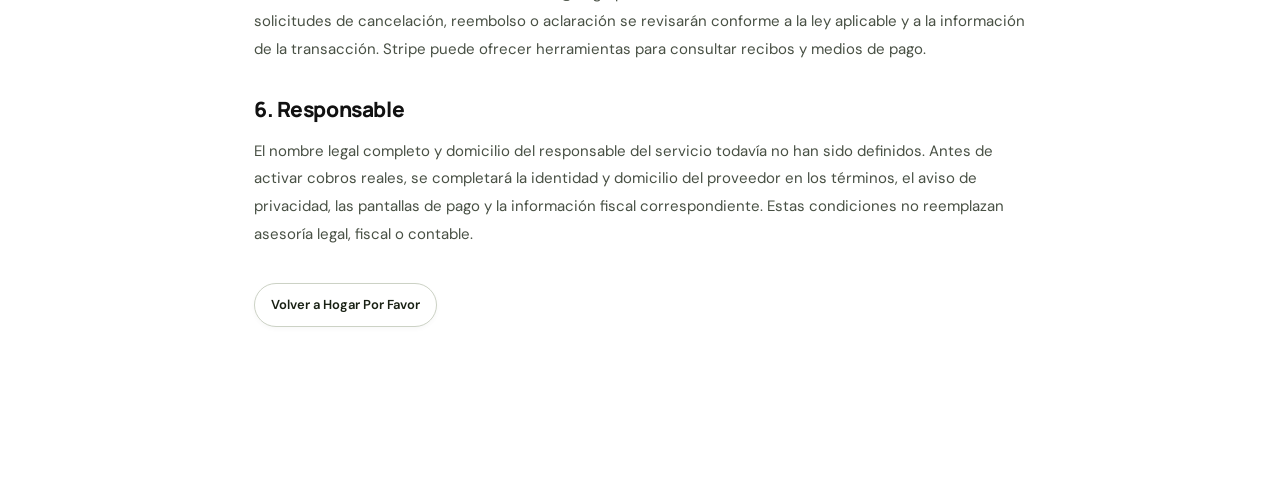
<file: suscripciones.html>
<!doctype html><html lang="es-MX"><head><meta charset="utf-8"><meta name="viewport" content="width=device-width,initial-scale=1"><title>Condiciones de suscripción | Hogar Por Favor</title><link rel="icon" type="image/png" href="favicon.png?v=5"><link rel="stylesheet" href="style.css?v=35"><link rel="stylesheet" href="/interactions-v2.css?v=1"></head><body><header><a class="brand" href="/"><img src="logo.png?v=2" alt="Hogar Por Favor" width="220" height="50"></a><a class="text-link" href="/">Volver al sitio</a></header><main class="legal-page"><span class="eyebrow">PLANES PARA ANUNCIANTES</span><h1>Condiciones de suscripción.</h1><p class="legal-version">Versión 2026-11-04.3 · 4 de noviembre de 2026</p><aside class="care-note"><strong>Publicar sigue siendo gratis.</strong><p>El plan gratuito incluye hasta 3 propiedades. Una suscripción es opcional y amplía los límites y herramientas de tu cuenta.</p></aside><section><h2>1. Planes y precio</h2><p>Hogar Por Favor ofrece el plan Gratis con hasta 3 propiedades; Asesor, con hasta 10 propiedades por $99 MXN al mes; y Asesor Plus, con hasta 25 propiedades y estadísticas por $199 MXN al mes; e Ilimitado, con publicaciones sin límite, estadísticas y 4 publicaciones destacadas cada mes por $299 MXN al mes. En Ilimitado cada destacado dura 7 días, se activa sobre una publicación activa y los créditos se renuevan al inicio de cada mes calendario en horario de Ciudad de México, sin acumulación. Los planes pagados están pensados para una persona asesora en una sola cuenta; no incluyen usuarios adicionales, servicios de intermediación, verificación de identidad, distribución a otros portales ni resultados garantizados. El precio final, moneda e impuestos aplicables se mostrarán antes de confirmar el pago en Stripe.</p><p>Para el límite se cuentan las propiedades activas, pausadas y en borrador. Marcar un anuncio como rentado o vendido libera espacio. Las publicaciones archivadas no cuentan.</p></section><section><h2>2. Cobro y renovación</h2><p>Los planes Asesor, Asesor Plus e Ilimitado son suscripciones mensuales con renovación automática mediante Stripe, proveedor de pagos. Al contratar, autorizas el cargo recurrente que se muestra en la pantalla de Checkout. Hogar Por Favor no recibe ni almacena el número completo de tu tarjeta; Stripe procesa la información de pago conforme a sus propios avisos y condiciones.</p></section><section><h2>3. Cancelación y cambio de plan</h2><p>Puedes administrar o cancelar la renovación desde Mi cuenta cuando el portal de facturación esté disponible. La cancelación detiene los siguientes periodos; las funciones pagadas permanecen hasta el fin del periodo ya cubierto, según el estado confirmado por Stripe. Un cambio de plan puede mostrar ajustes o cargos prorrateados de Stripe antes de confirmarse. No se inicia un cargo nuevo sin que Stripe muestre la pantalla de pago correspondiente.</p></section><section><h2>4. Límite, suspensión y contenido</h2><p>Si el plan termina, se cancela o no se renueva, la cuenta vuelve al límite gratuito de 3 espacios. No borramos publicaciones, fotos ni borradores por el cambio; conservas acceso a Mi cuenta, pero para crear o reactivar anuncios que superen el límite deberás liberar espacios o contratar un plan disponible. Las publicaciones rentadas o vendidas no se muestran al público.</p><p>Podemos pausar cobros nuevos o modificar planes futuros. Cualquier cambio de precio o condiciones se informará antes de aplicarse a una renovación posterior; no cambiamos el importe ya aceptado para el periodo en curso. Los derechos obligatorios de las personas consumidoras se mantienen.</p></section><section><h2>5. Soporte y contacto</h2><p>Para dudas de facturación, escribe a <a href="mailto:cueva@hogarporfavor.com">cueva@hogarporfavor.com</a> desde el correo asociado a tu cuenta. Las solicitudes de cancelación, reembolso o aclaración se revisarán conforme a la ley aplicable y a la información de la transacción. Stripe puede ofrecer herramientas para consultar recibos y medios de pago.</p></section><section><h2>6. Responsable</h2><p>El nombre legal completo y domicilio del responsable del servicio todavía no han sido definidos. Antes de activar cobros reales, se completará la identidad y domicilio del proveedor en los términos, el aviso de privacidad, las pantallas de pago y la información fiscal correspondiente. Estas condiciones no reemplazan asesoría legal, fiscal o contable.</p></section><a class="text-link" href="/">Volver a Hogar Por Favor</a></main></body></html>
</file>
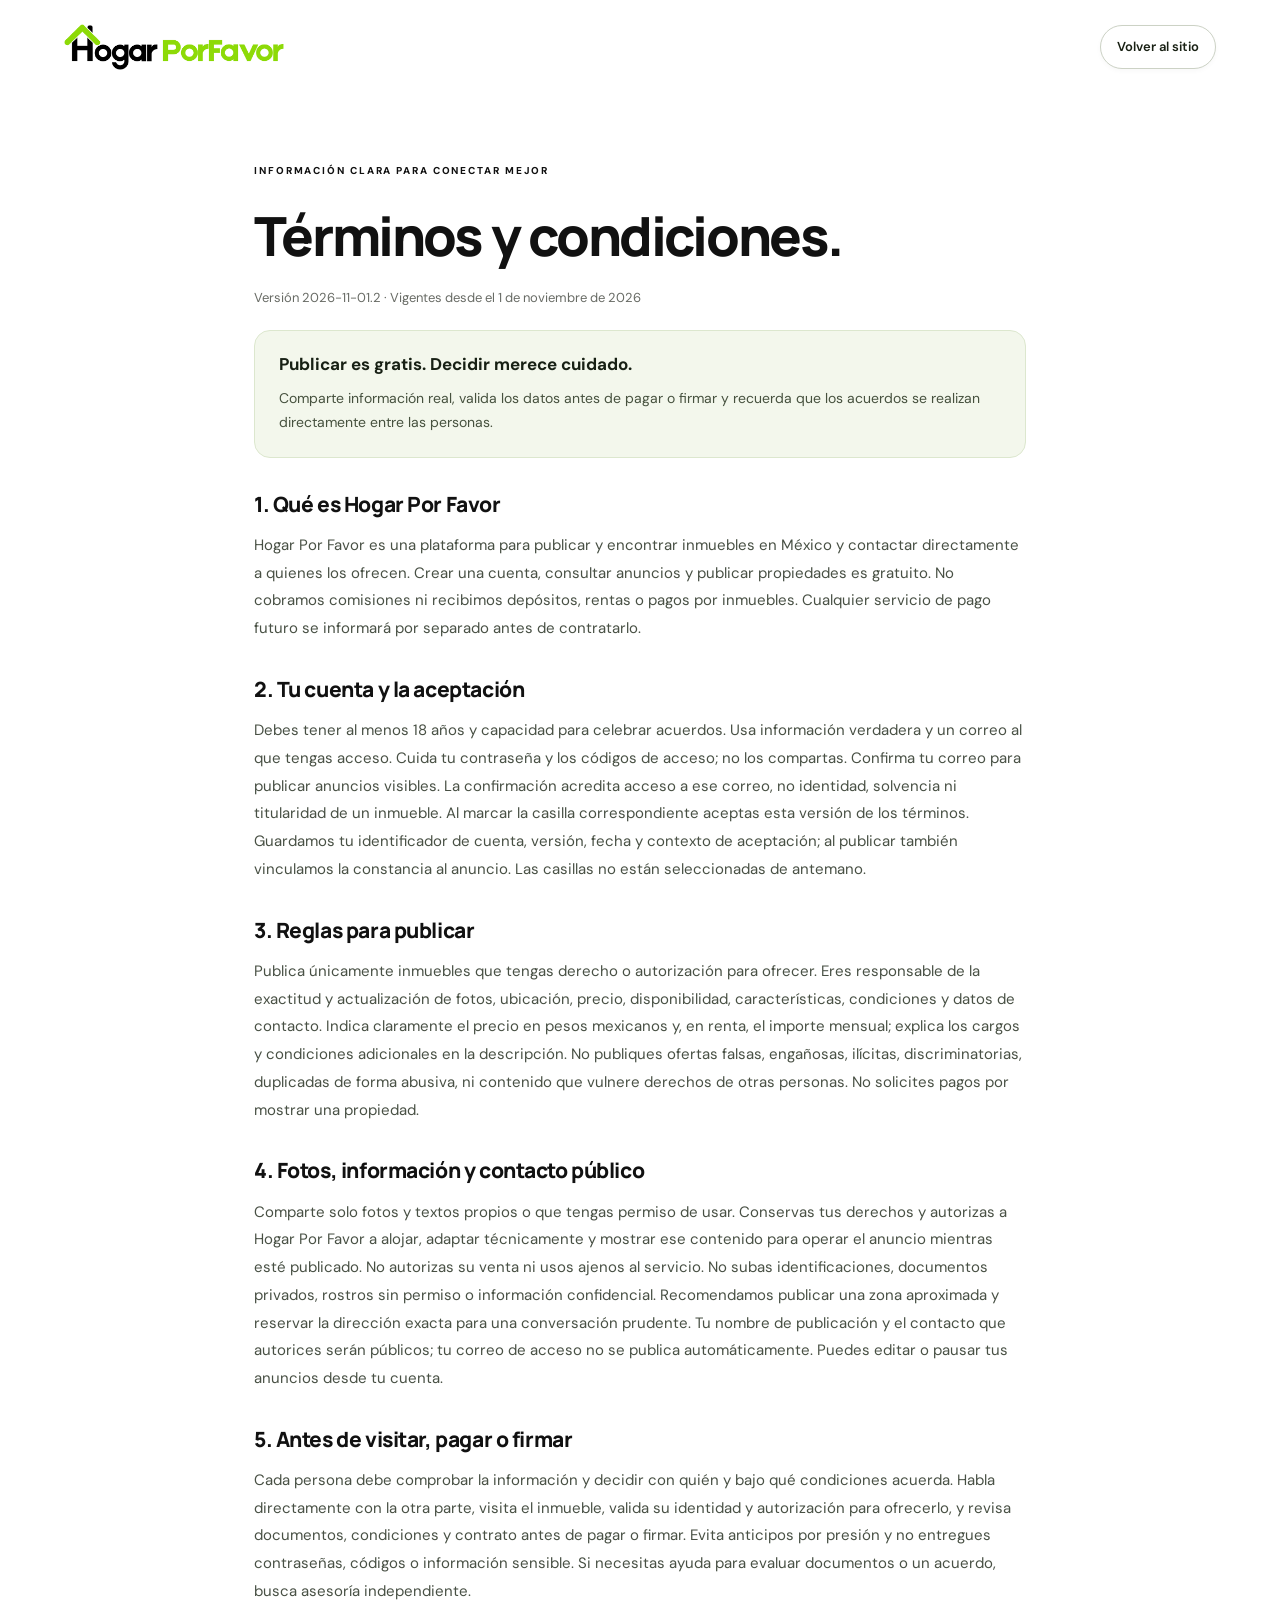
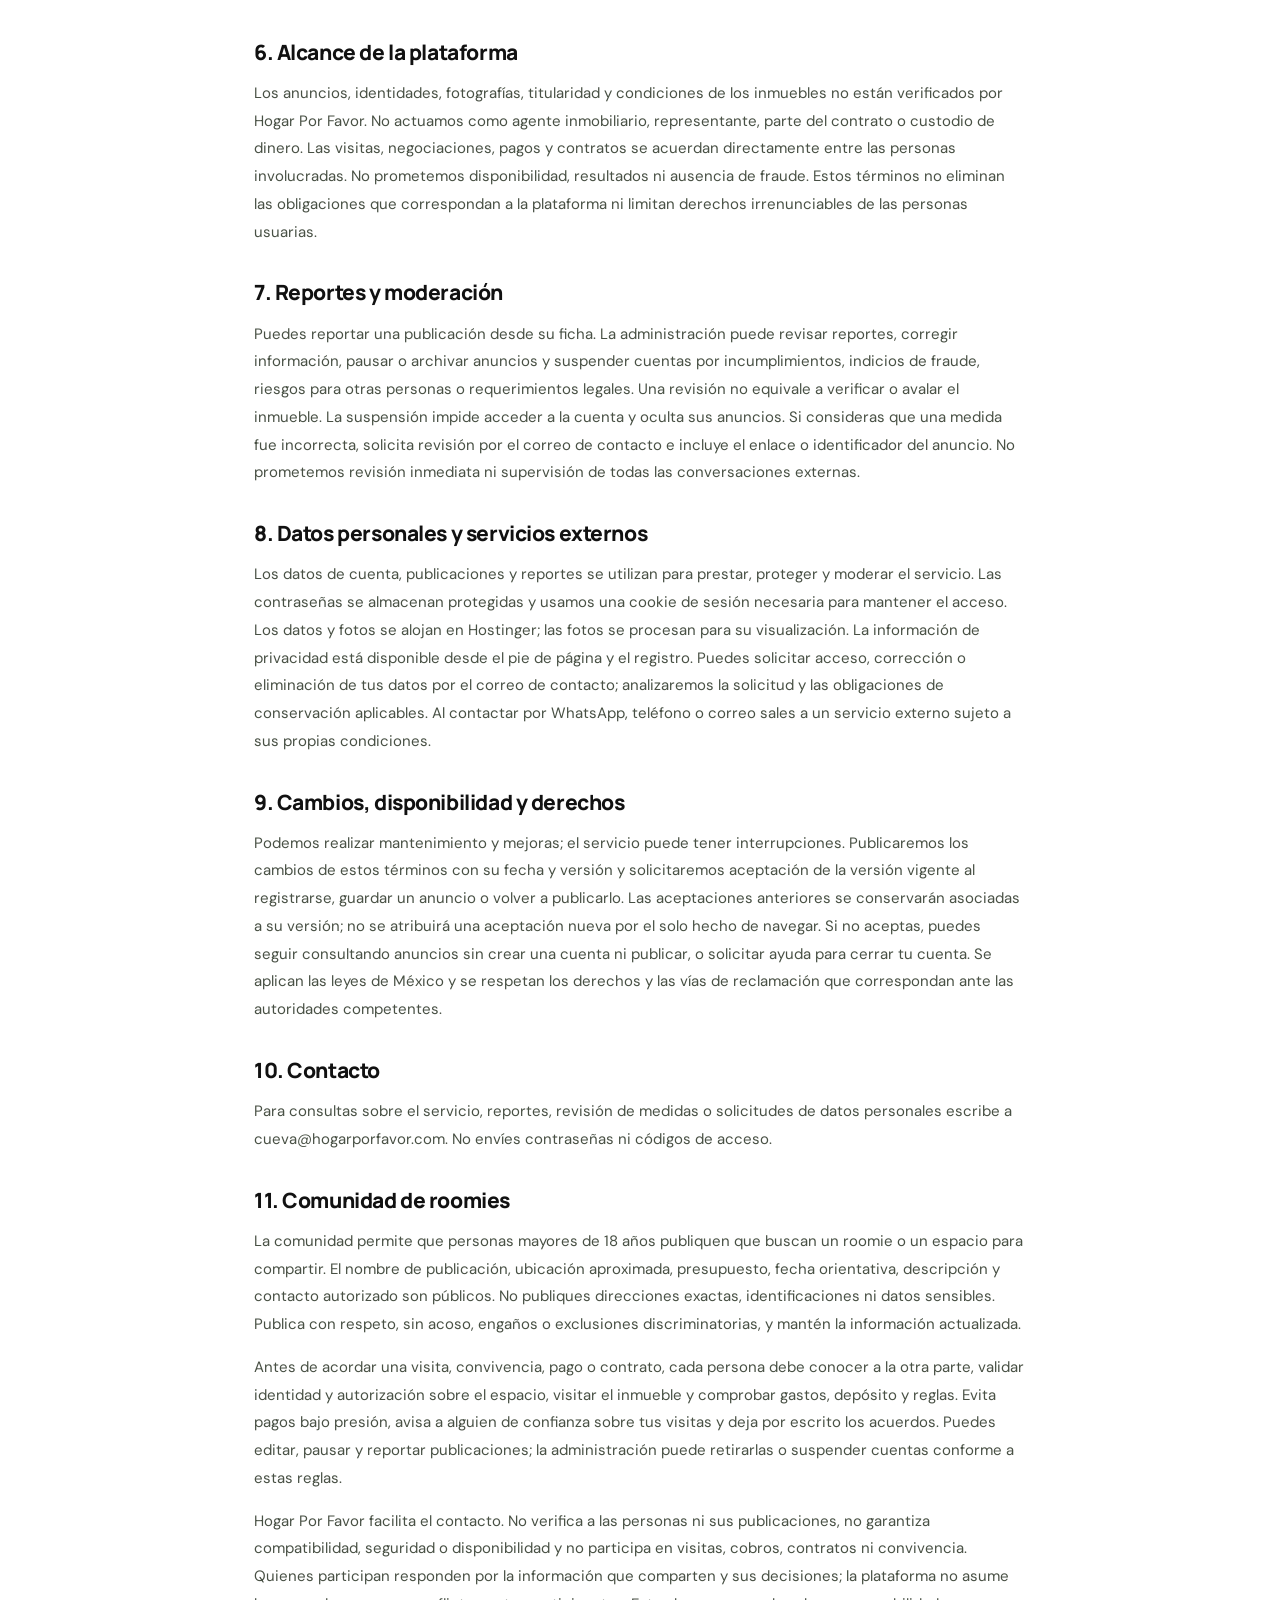
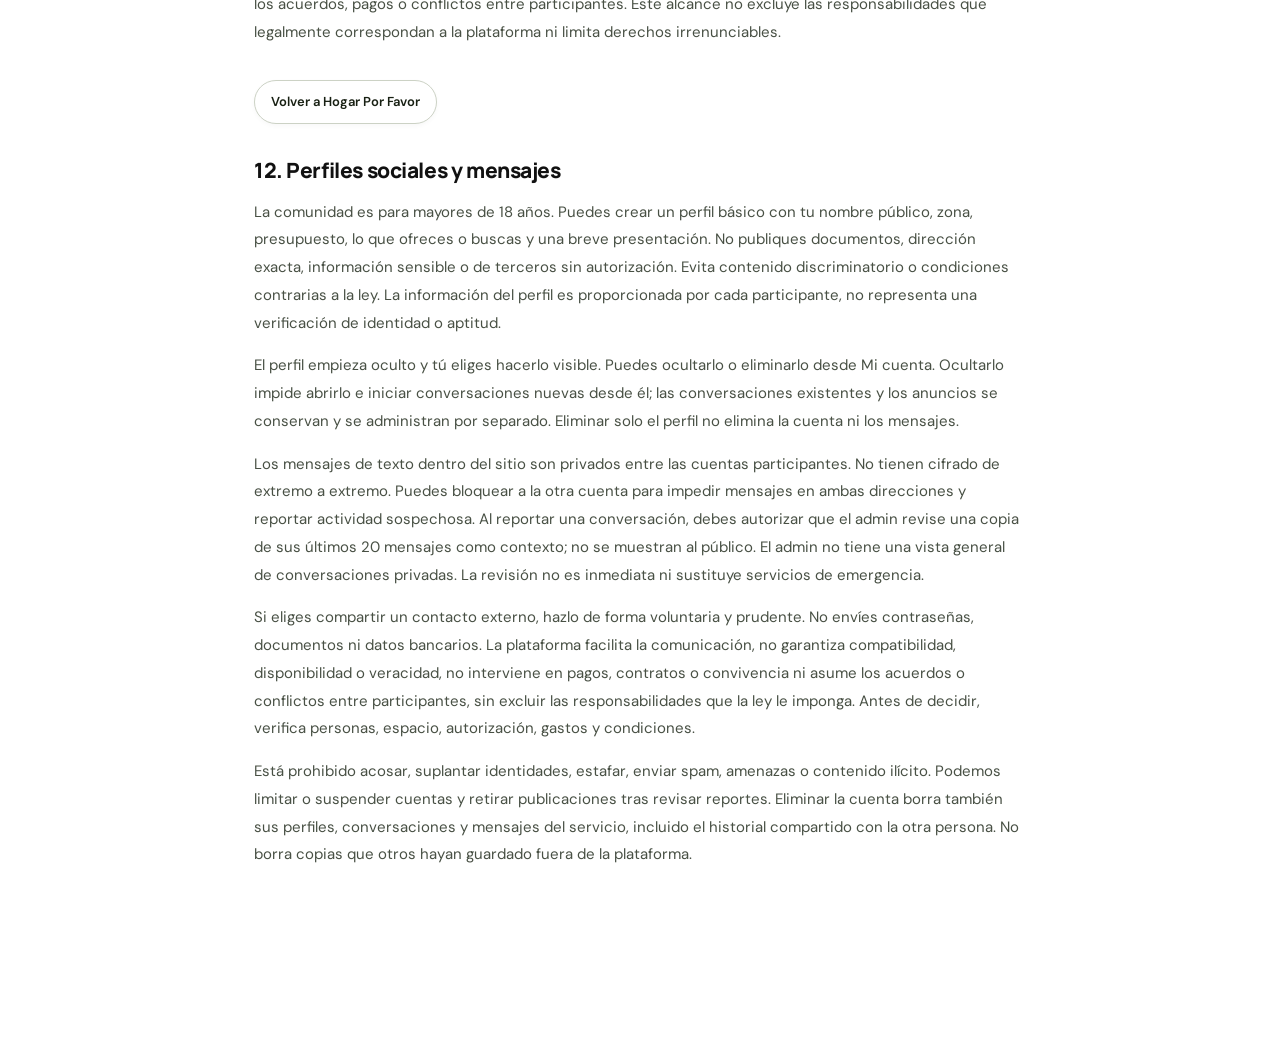
<file: terminos-2026-11-01-v2.html>
<!doctype html><html lang="es-MX"><head><meta charset="utf-8"><meta name="viewport" content="width=device-width,initial-scale=1"><title>Términos y condiciones | Hogar Por Favor</title><link rel="icon" type="image/png" href="favicon.png?v=3"><link rel="stylesheet" href="style.css?v=11"><link rel="stylesheet" href="/interactions-v2.css?v=1"></head><body><header><a class="brand" href="/"><img src="logo.png?v=2" alt="Hogar Por Favor" width="220" height="50"></a><a class="text-link" href="/">Volver al sitio </a></header><main class="legal-page"><span class="eyebrow">INFORMACIÓN CLARA PARA CONECTAR MEJOR</span><h1>Términos y condiciones.</h1><p class="legal-version">Versión 2026-11-01.2 · Vigentes desde el 1 de noviembre de 2026</p><aside class="care-note"><strong>Publicar es gratis. Decidir merece cuidado.</strong><p>Comparte información real, valida los datos antes de pagar o firmar y recuerda que los acuerdos se realizan directamente entre las personas.</p></aside><section><h2>1. Qué es Hogar Por Favor</h2><p>Hogar Por Favor es una plataforma para publicar y encontrar inmuebles en México y contactar directamente a quienes los ofrecen. Crear una cuenta, consultar anuncios y publicar propiedades es gratuito. No cobramos comisiones ni recibimos depósitos, rentas o pagos por inmuebles. Cualquier servicio de pago futuro se informará por separado antes de contratarlo.</p></section><section><h2>2. Tu cuenta y la aceptación</h2><p>Debes tener al menos 18 años y capacidad para celebrar acuerdos. Usa información verdadera y un correo al que tengas acceso. Cuida tu contraseña y los códigos de acceso; no los compartas. Confirma tu correo para publicar anuncios visibles. La confirmación acredita acceso a ese correo, no identidad, solvencia ni titularidad de un inmueble. Al marcar la casilla correspondiente aceptas esta versión de los términos. Guardamos tu identificador de cuenta, versión, fecha y contexto de aceptación; al publicar también vinculamos la constancia al anuncio. Las casillas no están seleccionadas de antemano.</p></section><section><h2>3. Reglas para publicar</h2><p>Publica únicamente inmuebles que tengas derecho o autorización para ofrecer. Eres responsable de la exactitud y actualización de fotos, ubicación, precio, disponibilidad, características, condiciones y datos de contacto. Indica claramente el precio en pesos mexicanos y, en renta, el importe mensual; explica los cargos y condiciones adicionales en la descripción. No publiques ofertas falsas, engañosas, ilícitas, discriminatorias, duplicadas de forma abusiva, ni contenido que vulnere derechos de otras personas. No solicites pagos por mostrar una propiedad.</p></section><section><h2>4. Fotos, información y contacto público</h2><p>Comparte solo fotos y textos propios o que tengas permiso de usar. Conservas tus derechos y autorizas a Hogar Por Favor a alojar, adaptar técnicamente y mostrar ese contenido para operar el anuncio mientras esté publicado. No autorizas su venta ni usos ajenos al servicio. No subas identificaciones, documentos privados, rostros sin permiso o información confidencial. Recomendamos publicar una zona aproximada y reservar la dirección exacta para una conversación prudente. Tu nombre de publicación y el contacto que autorices serán públicos; tu correo de acceso no se publica automáticamente. Puedes editar o pausar tus anuncios desde tu cuenta.</p></section><section><h2>5. Antes de visitar, pagar o firmar</h2><p>Cada persona debe comprobar la información y decidir con quién y bajo qué condiciones acuerda. Habla directamente con la otra parte, visita el inmueble, valida su identidad y autorización para ofrecerlo, y revisa documentos, condiciones y contrato antes de pagar o firmar. Evita anticipos por presión y no entregues contraseñas, códigos o información sensible. Si necesitas ayuda para evaluar documentos o un acuerdo, busca asesoría independiente.</p></section><section><h2>6. Alcance de la plataforma</h2><p>Los anuncios, identidades, fotografías, titularidad y condiciones de los inmuebles no están verificados por Hogar Por Favor. No actuamos como agente inmobiliario, representante, parte del contrato o custodio de dinero. Las visitas, negociaciones, pagos y contratos se acuerdan directamente entre las personas involucradas. No prometemos disponibilidad, resultados ni ausencia de fraude. Estos términos no eliminan las obligaciones que correspondan a la plataforma ni limitan derechos irrenunciables de las personas usuarias.</p></section><section><h2>7. Reportes y moderación</h2><p>Puedes reportar una publicación desde su ficha. La administración puede revisar reportes, corregir información, pausar o archivar anuncios y suspender cuentas por incumplimientos, indicios de fraude, riesgos para otras personas o requerimientos legales. Una revisión no equivale a verificar o avalar el inmueble. La suspensión impide acceder a la cuenta y oculta sus anuncios. Si consideras que una medida fue incorrecta, solicita revisión por el correo de contacto e incluye el enlace o identificador del anuncio. No prometemos revisión inmediata ni supervisión de todas las conversaciones externas.</p></section><section><h2>8. Datos personales y servicios externos</h2><p>Los datos de cuenta, publicaciones y reportes se utilizan para prestar, proteger y moderar el servicio. Las contraseñas se almacenan protegidas y usamos una cookie de sesión necesaria para mantener el acceso. Los datos y fotos se alojan en Hostinger; las fotos se procesan para su visualización. La información de privacidad está disponible desde el pie de página y el registro. Puedes solicitar acceso, corrección o eliminación de tus datos por el correo de contacto; analizaremos la solicitud y las obligaciones de conservación aplicables. Al contactar por WhatsApp, teléfono o correo sales a un servicio externo sujeto a sus propias condiciones.</p></section><section><h2>9. Cambios, disponibilidad y derechos</h2><p>Podemos realizar mantenimiento y mejoras; el servicio puede tener interrupciones. Publicaremos los cambios de estos términos con su fecha y versión y solicitaremos aceptación de la versión vigente al registrarse, guardar un anuncio o volver a publicarlo. Las aceptaciones anteriores se conservarán asociadas a su versión; no se atribuirá una aceptación nueva por el solo hecho de navegar. Si no aceptas, puedes seguir consultando anuncios sin crear una cuenta ni publicar, o solicitar ayuda para cerrar tu cuenta. Se aplican las leyes de México y se respetan los derechos y las vías de reclamación que correspondan ante las autoridades competentes.</p></section><section><h2>10. Contacto</h2><p>Para consultas sobre el servicio, reportes, revisión de medidas o solicitudes de datos personales escribe a cueva@hogarporfavor.com. No envíes contraseñas ni códigos de acceso.</p></section><section><h2>11. Comunidad de roomies</h2><p>La comunidad permite que personas mayores de 18 años publiquen que buscan un roomie o un espacio para compartir. El nombre de publicación, ubicación aproximada, presupuesto, fecha orientativa, descripción y contacto autorizado son públicos. No publiques direcciones exactas, identificaciones ni datos sensibles. Publica con respeto, sin acoso, engaños o exclusiones discriminatorias, y mantén la información actualizada.</p><p>Antes de acordar una visita, convivencia, pago o contrato, cada persona debe conocer a la otra parte, validar identidad y autorización sobre el espacio, visitar el inmueble y comprobar gastos, depósito y reglas. Evita pagos bajo presión, avisa a alguien de confianza sobre tus visitas y deja por escrito los acuerdos. Puedes editar, pausar y reportar publicaciones; la administración puede retirarlas o suspender cuentas conforme a estas reglas.</p><p>Hogar Por Favor facilita el contacto. No verifica a las personas ni sus publicaciones, no garantiza compatibilidad, seguridad o disponibilidad y no participa en visitas, cobros, contratos ni convivencia. Quienes participan responden por la información que comparten y sus decisiones; la plataforma no asume los acuerdos, pagos o conflictos entre participantes. Este alcance no excluye las responsabilidades que legalmente correspondan a la plataforma ni limita derechos irrenunciables.</p></section><a href="/" class="text-link">Volver a Hogar Por Favor </a><section><h2>12. Perfiles sociales y mensajes</h2><p>La comunidad es para mayores de 18 años. Puedes crear un perfil básico con tu nombre público, zona, presupuesto, lo que ofreces o buscas y una breve presentación. No publiques documentos, dirección exacta, información sensible o de terceros sin autorización. Evita contenido discriminatorio o condiciones contrarias a la ley. La información del perfil es proporcionada por cada participante, no representa una verificación de identidad o aptitud.</p><p>El perfil empieza oculto y tú eliges hacerlo visible. Puedes ocultarlo o eliminarlo desde Mi cuenta. Ocultarlo impide abrirlo e iniciar conversaciones nuevas desde él; las conversaciones existentes y los anuncios se conservan y se administran por separado. Eliminar solo el perfil no elimina la cuenta ni los mensajes.</p><p>Los mensajes de texto dentro del sitio son privados entre las cuentas participantes. No tienen cifrado de extremo a extremo. Puedes bloquear a la otra cuenta para impedir mensajes en ambas direcciones y reportar actividad sospechosa. Al reportar una conversación, debes autorizar que el admin revise una copia de sus últimos 20 mensajes como contexto; no se muestran al público. El admin no tiene una vista general de conversaciones privadas. La revisión no es inmediata ni sustituye servicios de emergencia.</p><p>Si eliges compartir un contacto externo, hazlo de forma voluntaria y prudente. No envíes contraseñas, documentos ni datos bancarios. La plataforma facilita la comunicación, no garantiza compatibilidad, disponibilidad o veracidad, no interviene en pagos, contratos o convivencia ni asume los acuerdos o conflictos entre participantes, sin excluir las responsabilidades que la ley le imponga. Antes de decidir, verifica personas, espacio, autorización, gastos y condiciones.</p><p>Está prohibido acosar, suplantar identidades, estafar, enviar spam, amenazas o contenido ilícito. Podemos limitar o suspender cuentas y retirar publicaciones tras revisar reportes. Eliminar la cuenta borra también sus perfiles, conversaciones y mensajes del servicio, incluido el historial compartido con la otra persona. No borra copias que otros hayan guardado fuera de la plataforma.</p></section></main></body></html>
</file>
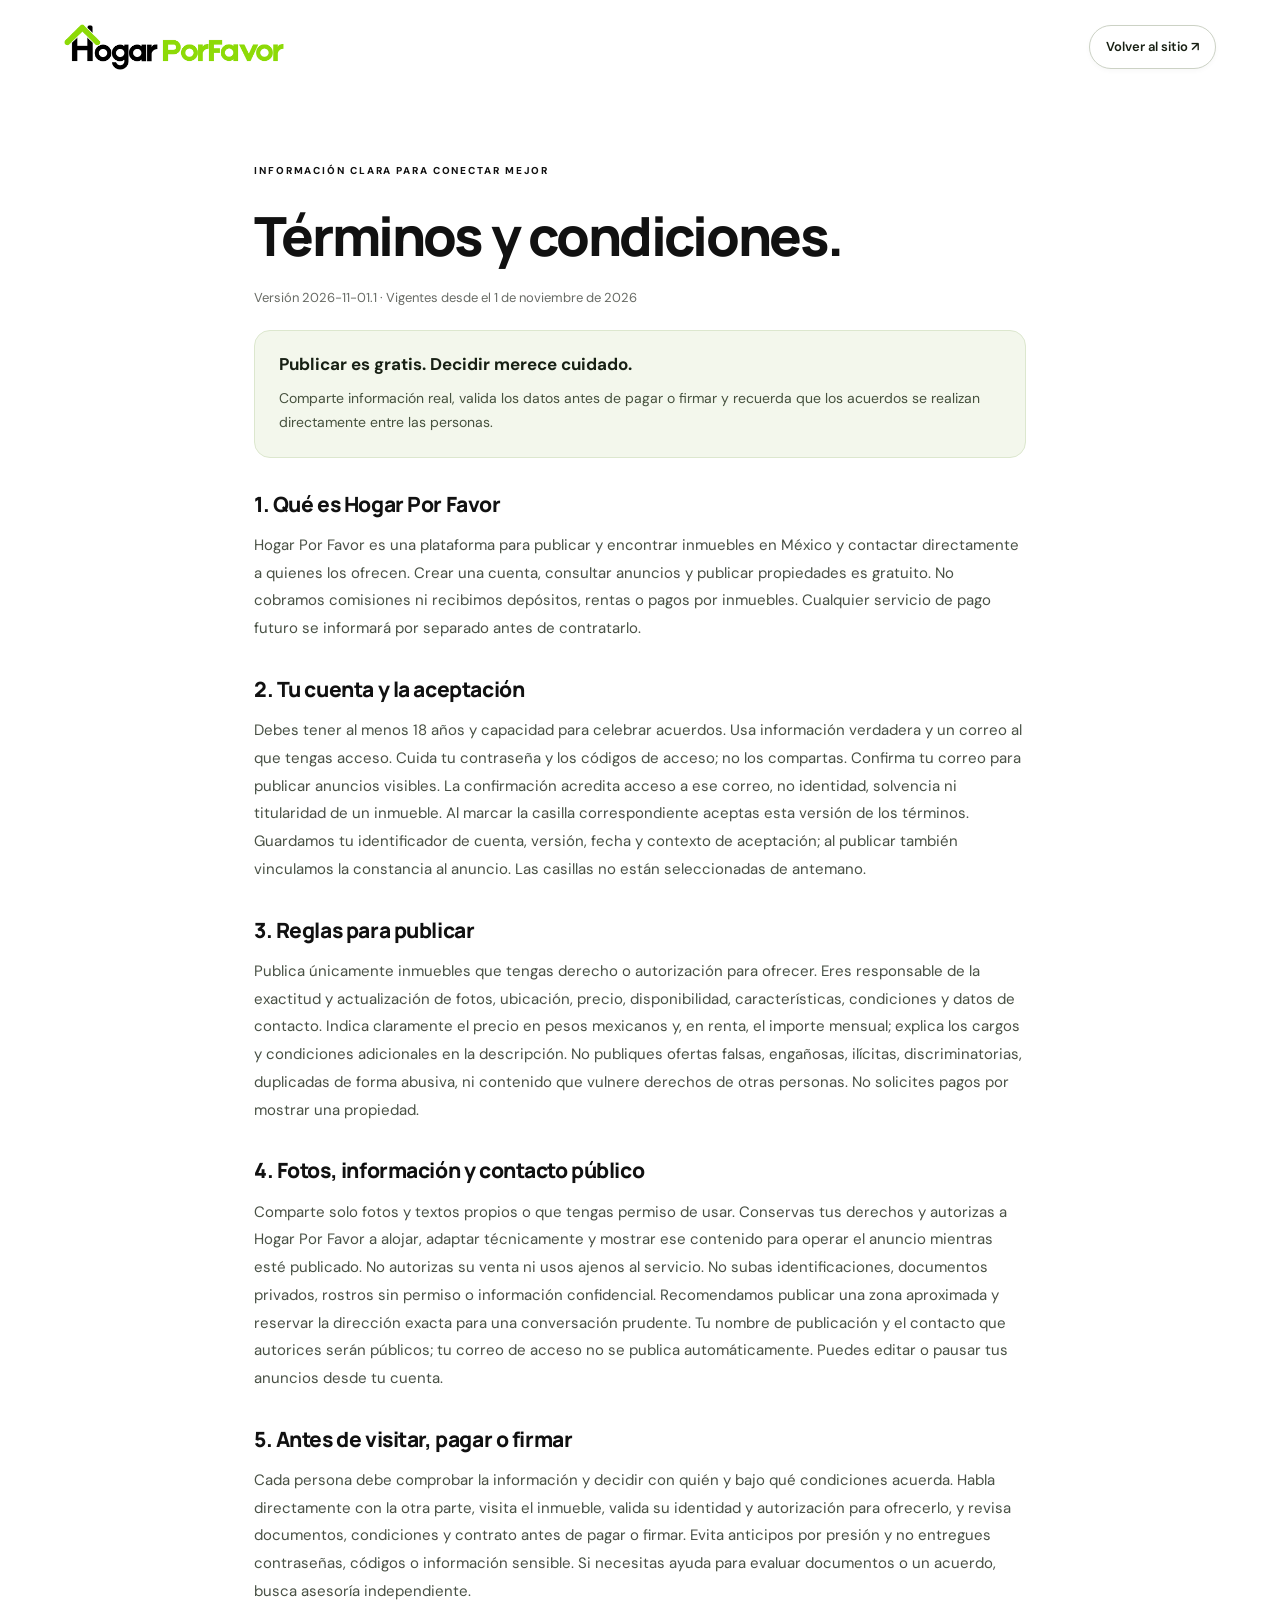
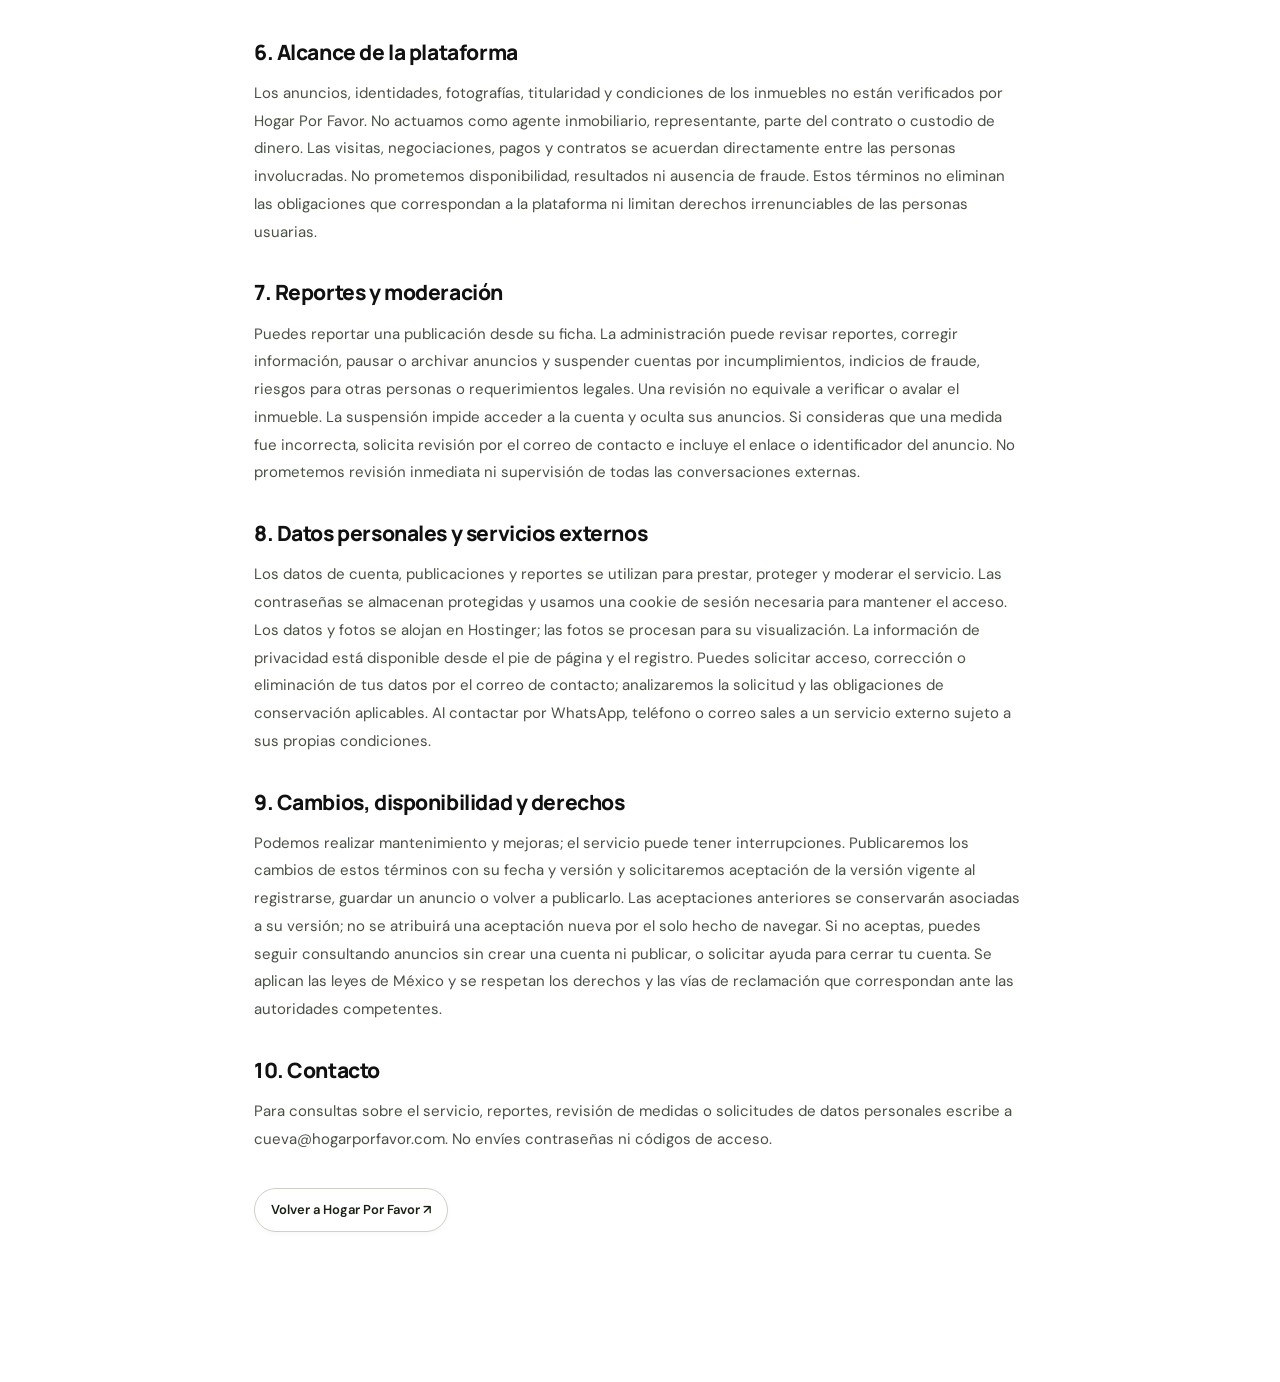
<file: terminos-2026-11-01.html>
<!doctype html><html lang="es-MX"><head><meta charset="utf-8"><meta name="viewport" content="width=device-width,initial-scale=1"><title>Términos y condiciones | Hogar Por Favor</title><link rel="icon" type="image/png" href="favicon.png?v=3"><link rel="stylesheet" href="style.css?v=8"><link rel="stylesheet" href="/interactions-v2.css?v=1"></head><body><header><a class="brand" href="/"><img src="logo.png?v=2" alt="Hogar Por Favor" width="220" height="50"></a><a class="text-link" href="/">Volver al sitio ↗</a></header><main class="legal-page"><span class="eyebrow">INFORMACIÓN CLARA PARA CONECTAR MEJOR</span><h1>Términos y condiciones.</h1><p class="legal-version">Versión 2026-11-01.1 · Vigentes desde el 1 de noviembre de 2026</p><aside class="care-note"><strong>Publicar es gratis. Decidir merece cuidado.</strong><p>Comparte información real, valida los datos antes de pagar o firmar y recuerda que los acuerdos se realizan directamente entre las personas.</p></aside><section><h2>1. Qué es Hogar Por Favor</h2><p>Hogar Por Favor es una plataforma para publicar y encontrar inmuebles en México y contactar directamente a quienes los ofrecen. Crear una cuenta, consultar anuncios y publicar propiedades es gratuito. No cobramos comisiones ni recibimos depósitos, rentas o pagos por inmuebles. Cualquier servicio de pago futuro se informará por separado antes de contratarlo.</p></section><section><h2>2. Tu cuenta y la aceptación</h2><p>Debes tener al menos 18 años y capacidad para celebrar acuerdos. Usa información verdadera y un correo al que tengas acceso. Cuida tu contraseña y los códigos de acceso; no los compartas. Confirma tu correo para publicar anuncios visibles. La confirmación acredita acceso a ese correo, no identidad, solvencia ni titularidad de un inmueble. Al marcar la casilla correspondiente aceptas esta versión de los términos. Guardamos tu identificador de cuenta, versión, fecha y contexto de aceptación; al publicar también vinculamos la constancia al anuncio. Las casillas no están seleccionadas de antemano.</p></section><section><h2>3. Reglas para publicar</h2><p>Publica únicamente inmuebles que tengas derecho o autorización para ofrecer. Eres responsable de la exactitud y actualización de fotos, ubicación, precio, disponibilidad, características, condiciones y datos de contacto. Indica claramente el precio en pesos mexicanos y, en renta, el importe mensual; explica los cargos y condiciones adicionales en la descripción. No publiques ofertas falsas, engañosas, ilícitas, discriminatorias, duplicadas de forma abusiva, ni contenido que vulnere derechos de otras personas. No solicites pagos por mostrar una propiedad.</p></section><section><h2>4. Fotos, información y contacto público</h2><p>Comparte solo fotos y textos propios o que tengas permiso de usar. Conservas tus derechos y autorizas a Hogar Por Favor a alojar, adaptar técnicamente y mostrar ese contenido para operar el anuncio mientras esté publicado. No autorizas su venta ni usos ajenos al servicio. No subas identificaciones, documentos privados, rostros sin permiso o información confidencial. Recomendamos publicar una zona aproximada y reservar la dirección exacta para una conversación prudente. Tu nombre de publicación y el contacto que autorices serán públicos; tu correo de acceso no se publica automáticamente. Puedes editar o pausar tus anuncios desde tu cuenta.</p></section><section><h2>5. Antes de visitar, pagar o firmar</h2><p>Cada persona debe comprobar la información y decidir con quién y bajo qué condiciones acuerda. Habla directamente con la otra parte, visita el inmueble, valida su identidad y autorización para ofrecerlo, y revisa documentos, condiciones y contrato antes de pagar o firmar. Evita anticipos por presión y no entregues contraseñas, códigos o información sensible. Si necesitas ayuda para evaluar documentos o un acuerdo, busca asesoría independiente.</p></section><section><h2>6. Alcance de la plataforma</h2><p>Los anuncios, identidades, fotografías, titularidad y condiciones de los inmuebles no están verificados por Hogar Por Favor. No actuamos como agente inmobiliario, representante, parte del contrato o custodio de dinero. Las visitas, negociaciones, pagos y contratos se acuerdan directamente entre las personas involucradas. No prometemos disponibilidad, resultados ni ausencia de fraude. Estos términos no eliminan las obligaciones que correspondan a la plataforma ni limitan derechos irrenunciables de las personas usuarias.</p></section><section><h2>7. Reportes y moderación</h2><p>Puedes reportar una publicación desde su ficha. La administración puede revisar reportes, corregir información, pausar o archivar anuncios y suspender cuentas por incumplimientos, indicios de fraude, riesgos para otras personas o requerimientos legales. Una revisión no equivale a verificar o avalar el inmueble. La suspensión impide acceder a la cuenta y oculta sus anuncios. Si consideras que una medida fue incorrecta, solicita revisión por el correo de contacto e incluye el enlace o identificador del anuncio. No prometemos revisión inmediata ni supervisión de todas las conversaciones externas.</p></section><section><h2>8. Datos personales y servicios externos</h2><p>Los datos de cuenta, publicaciones y reportes se utilizan para prestar, proteger y moderar el servicio. Las contraseñas se almacenan protegidas y usamos una cookie de sesión necesaria para mantener el acceso. Los datos y fotos se alojan en Hostinger; las fotos se procesan para su visualización. La información de privacidad está disponible desde el pie de página y el registro. Puedes solicitar acceso, corrección o eliminación de tus datos por el correo de contacto; analizaremos la solicitud y las obligaciones de conservación aplicables. Al contactar por WhatsApp, teléfono o correo sales a un servicio externo sujeto a sus propias condiciones.</p></section><section><h2>9. Cambios, disponibilidad y derechos</h2><p>Podemos realizar mantenimiento y mejoras; el servicio puede tener interrupciones. Publicaremos los cambios de estos términos con su fecha y versión y solicitaremos aceptación de la versión vigente al registrarse, guardar un anuncio o volver a publicarlo. Las aceptaciones anteriores se conservarán asociadas a su versión; no se atribuirá una aceptación nueva por el solo hecho de navegar. Si no aceptas, puedes seguir consultando anuncios sin crear una cuenta ni publicar, o solicitar ayuda para cerrar tu cuenta. Se aplican las leyes de México y se respetan los derechos y las vías de reclamación que correspondan ante las autoridades competentes.</p></section><section><h2>10. Contacto</h2><p>Para consultas sobre el servicio, reportes, revisión de medidas o solicitudes de datos personales escribe a cueva@hogarporfavor.com. No envíes contraseñas ni códigos de acceso.</p></section><a href="/" class="text-link">Volver a Hogar Por Favor ↗</a></main></body></html>
</file>
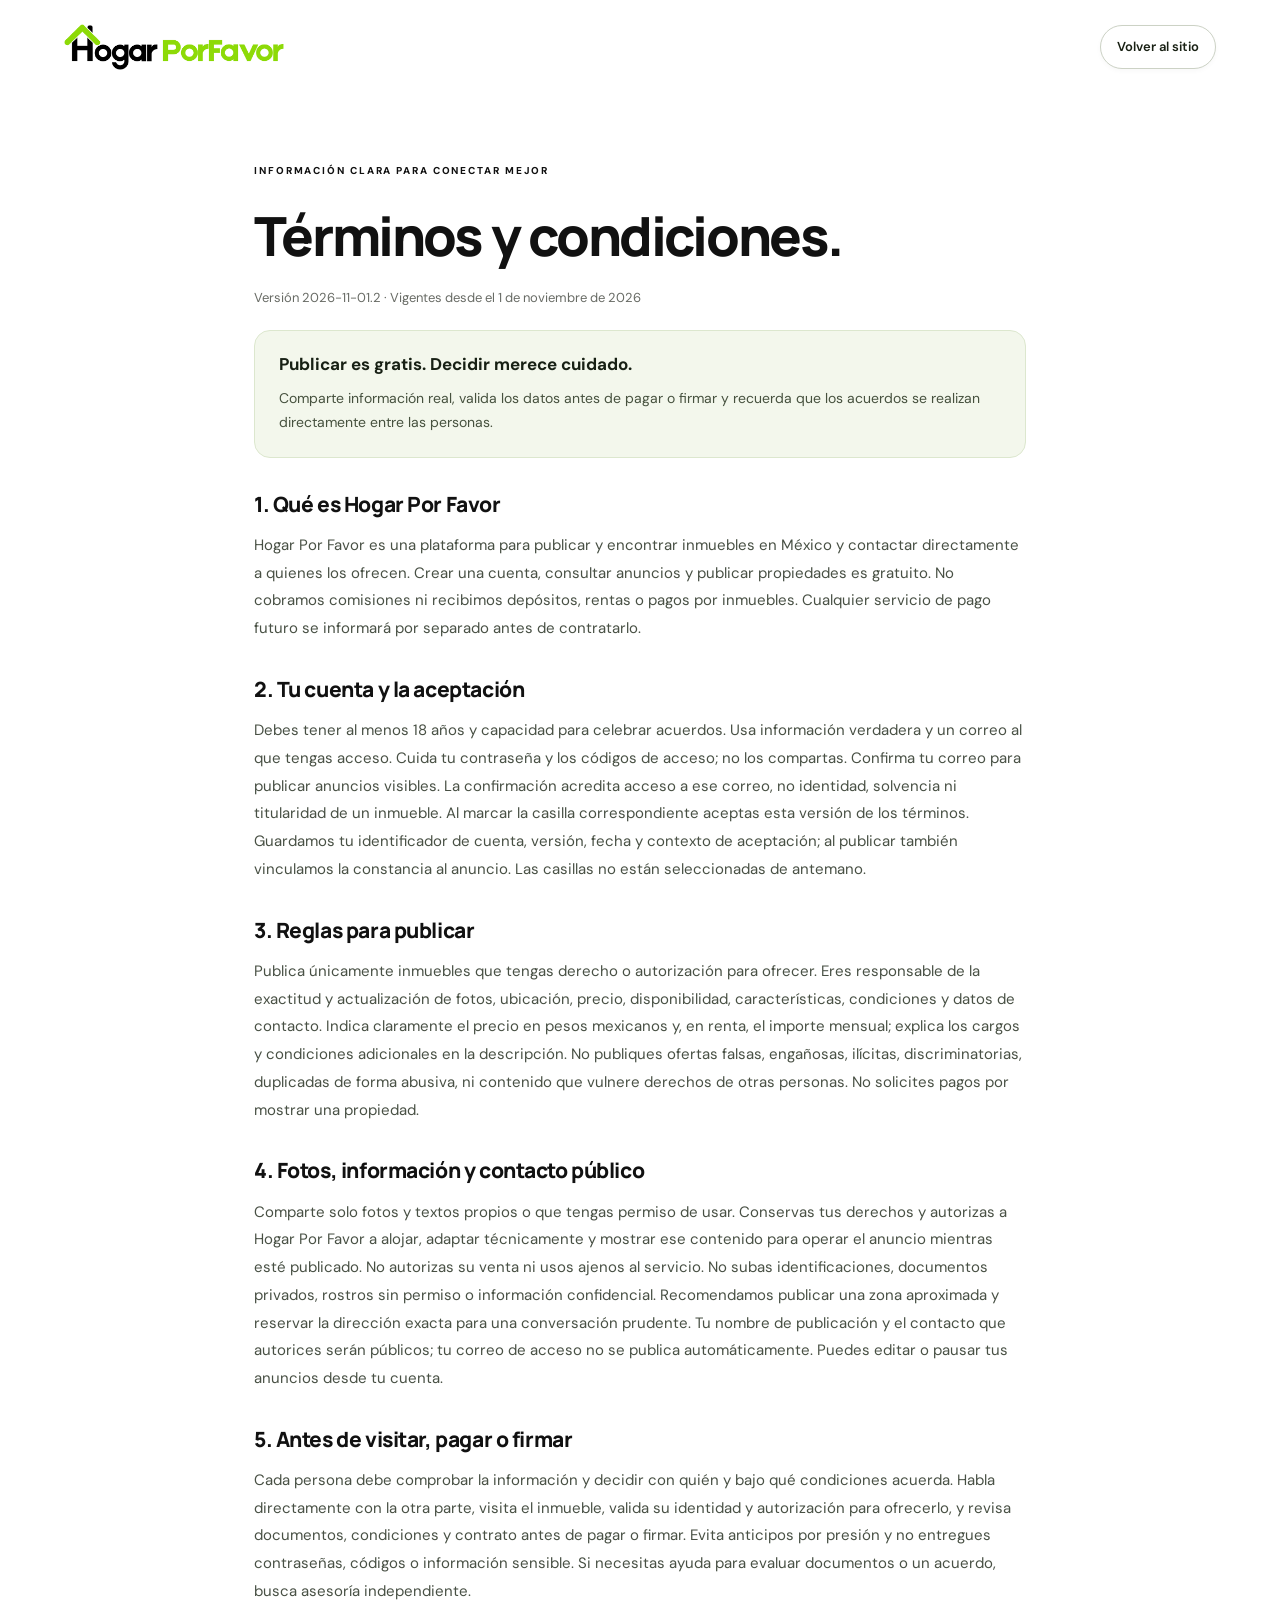
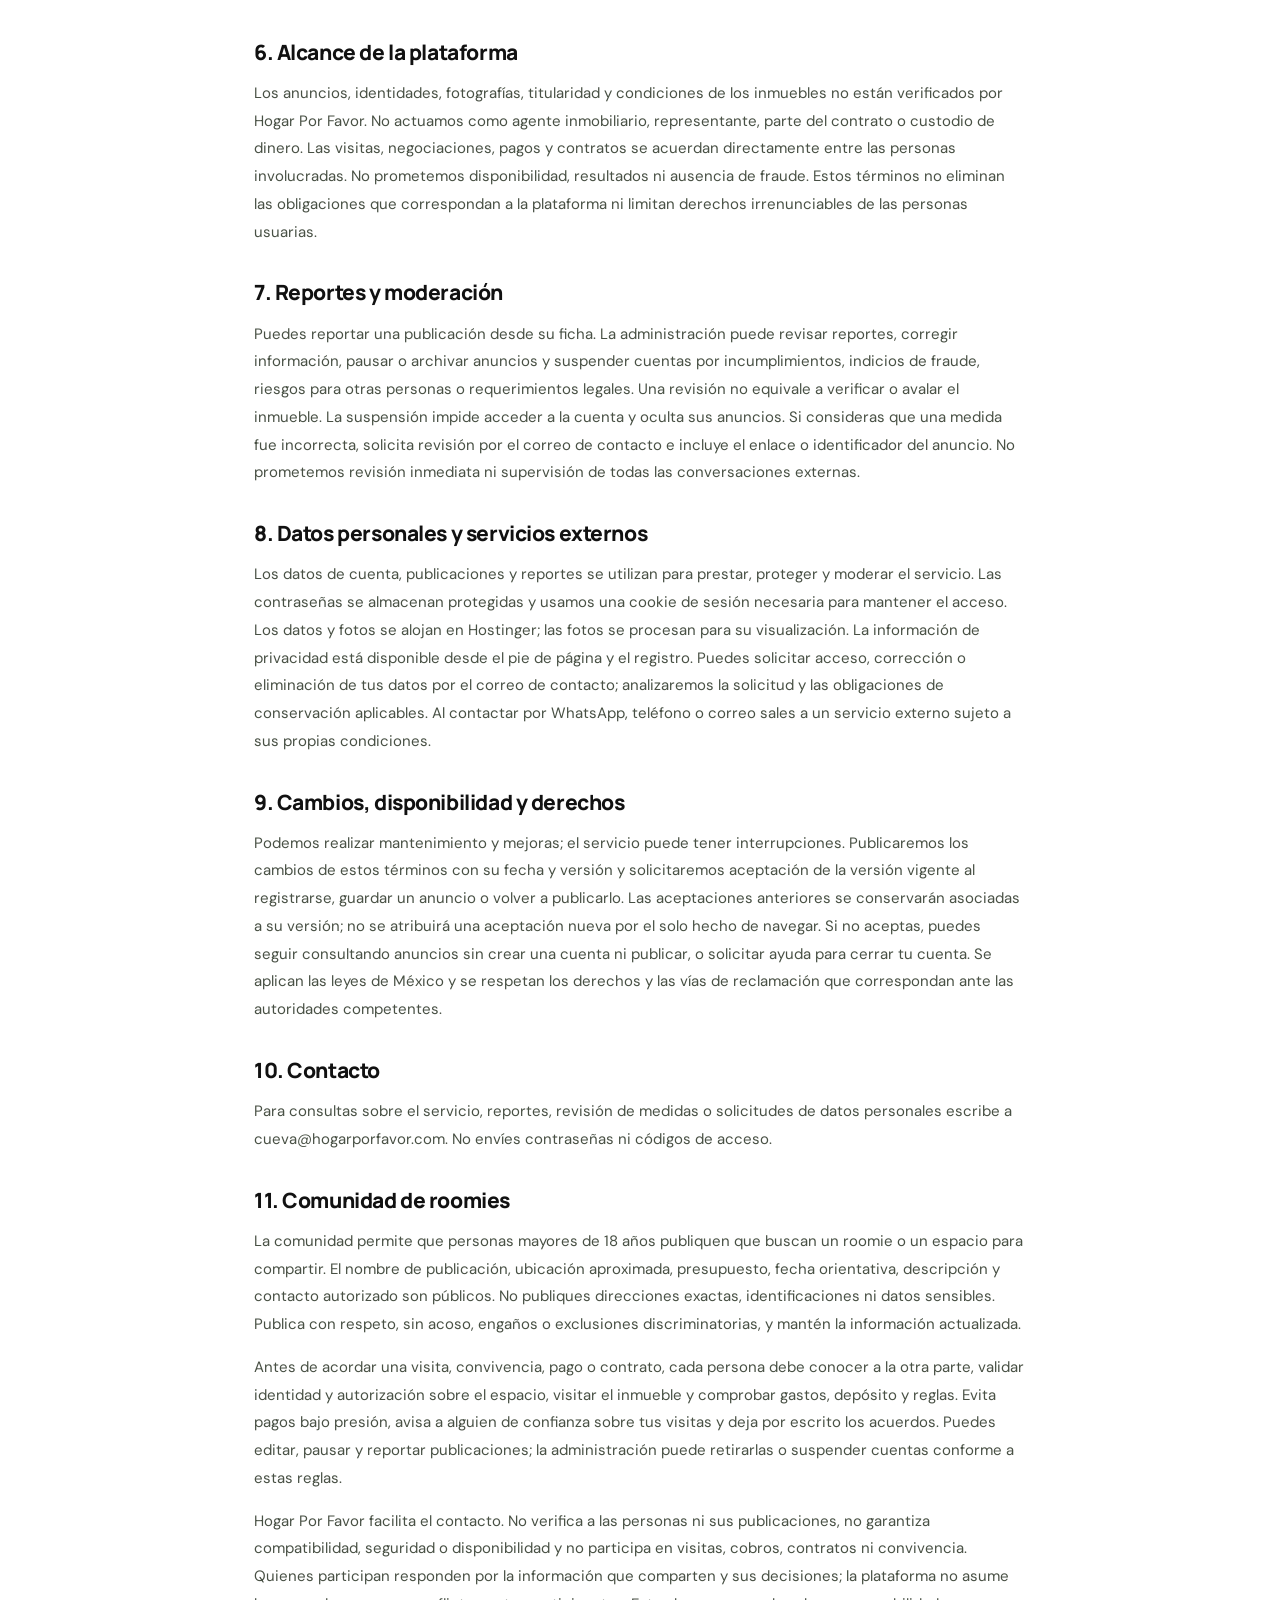
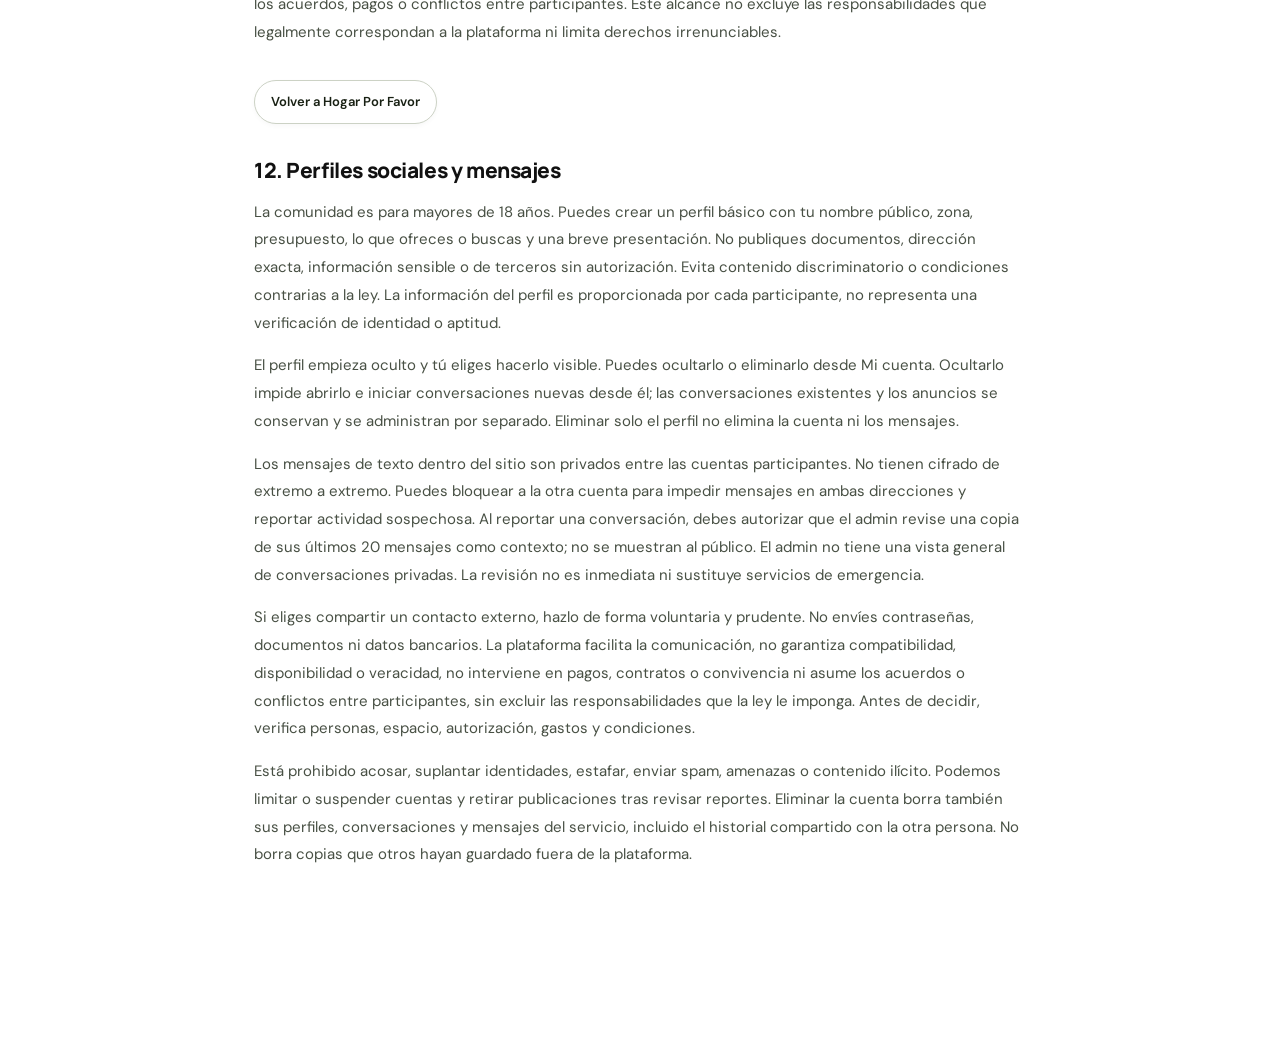
<file: terminos.html>
<!doctype html><html lang="es-MX"><head><meta charset="utf-8"><meta name="viewport" content="width=device-width,initial-scale=1"><title>Términos y condiciones | Hogar Por Favor</title><link rel="icon" type="image/png" href="favicon.png?v=5"><link rel="stylesheet" href="style.css?v=26"><link rel="stylesheet" href="/interactions-v2.css?v=1"></head><body><header><a class="brand" href="/"><img src="logo.png?v=2" alt="Hogar Por Favor" width="220" height="50"></a><a class="text-link" href="/">Volver al sitio </a></header><main class="legal-page"><span class="eyebrow">INFORMACIÓN CLARA PARA CONECTAR MEJOR</span><h1>Términos y condiciones.</h1><p class="legal-version">Versión 2026-11-01.2 · Vigentes desde el 1 de noviembre de 2026</p><aside class="care-note"><strong>Publicar es gratis. Decidir merece cuidado.</strong><p>Comparte información real, valida los datos antes de pagar o firmar y recuerda que los acuerdos se realizan directamente entre las personas.</p></aside><section><h2>1. Qué es Hogar Por Favor</h2><p>Hogar Por Favor es una plataforma para publicar y encontrar inmuebles en México y contactar directamente a quienes los ofrecen. Crear una cuenta, consultar anuncios y publicar propiedades es gratuito. No cobramos comisiones ni recibimos depósitos, rentas o pagos por inmuebles. Cualquier servicio de pago futuro se informará por separado antes de contratarlo.</p></section><section><h2>2. Tu cuenta y la aceptación</h2><p>Debes tener al menos 18 años y capacidad para celebrar acuerdos. Usa información verdadera y un correo al que tengas acceso. Cuida tu contraseña y los códigos de acceso; no los compartas. Confirma tu correo para publicar anuncios visibles. La confirmación acredita acceso a ese correo, no identidad, solvencia ni titularidad de un inmueble. Al marcar la casilla correspondiente aceptas esta versión de los términos. Guardamos tu identificador de cuenta, versión, fecha y contexto de aceptación; al publicar también vinculamos la constancia al anuncio. Las casillas no están seleccionadas de antemano.</p></section><section><h2>3. Reglas para publicar</h2><p>Publica únicamente inmuebles que tengas derecho o autorización para ofrecer. Eres responsable de la exactitud y actualización de fotos, ubicación, precio, disponibilidad, características, condiciones y datos de contacto. Indica claramente el precio en pesos mexicanos y, en renta, el importe mensual; explica los cargos y condiciones adicionales en la descripción. No publiques ofertas falsas, engañosas, ilícitas, discriminatorias, duplicadas de forma abusiva, ni contenido que vulnere derechos de otras personas. No solicites pagos por mostrar una propiedad.</p></section><section><h2>4. Fotos, información y contacto público</h2><p>Comparte solo fotos y textos propios o que tengas permiso de usar. Conservas tus derechos y autorizas a Hogar Por Favor a alojar, adaptar técnicamente y mostrar ese contenido para operar el anuncio mientras esté publicado. No autorizas su venta ni usos ajenos al servicio. No subas identificaciones, documentos privados, rostros sin permiso o información confidencial. Recomendamos publicar una zona aproximada y reservar la dirección exacta para una conversación prudente. Tu nombre de publicación y el contacto que autorices serán públicos; tu correo de acceso no se publica automáticamente. Puedes editar o pausar tus anuncios desde tu cuenta.</p></section><section><h2>5. Antes de visitar, pagar o firmar</h2><p>Cada persona debe comprobar la información y decidir con quién y bajo qué condiciones acuerda. Habla directamente con la otra parte, visita el inmueble, valida su identidad y autorización para ofrecerlo, y revisa documentos, condiciones y contrato antes de pagar o firmar. Evita anticipos por presión y no entregues contraseñas, códigos o información sensible. Si necesitas ayuda para evaluar documentos o un acuerdo, busca asesoría independiente.</p></section><section><h2>6. Alcance de la plataforma</h2><p>Los anuncios, identidades, fotografías, titularidad y condiciones de los inmuebles no están verificados por Hogar Por Favor. No actuamos como agente inmobiliario, representante, parte del contrato o custodio de dinero. Las visitas, negociaciones, pagos y contratos se acuerdan directamente entre las personas involucradas. No prometemos disponibilidad, resultados ni ausencia de fraude. Estos términos no eliminan las obligaciones que correspondan a la plataforma ni limitan derechos irrenunciables de las personas usuarias.</p></section><section><h2>7. Reportes y moderación</h2><p>Puedes reportar una publicación desde su ficha. La administración puede revisar reportes, corregir información, pausar o archivar anuncios y suspender cuentas por incumplimientos, indicios de fraude, riesgos para otras personas o requerimientos legales. Una revisión no equivale a verificar o avalar el inmueble. La suspensión impide acceder a la cuenta y oculta sus anuncios. Si consideras que una medida fue incorrecta, solicita revisión por el correo de contacto e incluye el enlace o identificador del anuncio. No prometemos revisión inmediata ni supervisión de todas las conversaciones externas.</p></section><section><h2>8. Datos personales y servicios externos</h2><p>Los datos de cuenta, publicaciones y reportes se utilizan para prestar, proteger y moderar el servicio. Las contraseñas se almacenan protegidas y usamos una cookie de sesión necesaria para mantener el acceso. Los datos y fotos se alojan en Hostinger; las fotos se procesan para su visualización. La información de privacidad está disponible desde el pie de página y el registro. Puedes solicitar acceso, corrección o eliminación de tus datos por el correo de contacto; analizaremos la solicitud y las obligaciones de conservación aplicables. Al contactar por WhatsApp, teléfono o correo sales a un servicio externo sujeto a sus propias condiciones.</p></section><section><h2>9. Cambios, disponibilidad y derechos</h2><p>Podemos realizar mantenimiento y mejoras; el servicio puede tener interrupciones. Publicaremos los cambios de estos términos con su fecha y versión y solicitaremos aceptación de la versión vigente al registrarse, guardar un anuncio o volver a publicarlo. Las aceptaciones anteriores se conservarán asociadas a su versión; no se atribuirá una aceptación nueva por el solo hecho de navegar. Si no aceptas, puedes seguir consultando anuncios sin crear una cuenta ni publicar, o solicitar ayuda para cerrar tu cuenta. Se aplican las leyes de México y se respetan los derechos y las vías de reclamación que correspondan ante las autoridades competentes.</p></section><section><h2>10. Contacto</h2><p>Para consultas sobre el servicio, reportes, revisión de medidas o solicitudes de datos personales escribe a cueva@hogarporfavor.com. No envíes contraseñas ni códigos de acceso.</p></section><section><h2>11. Comunidad de roomies</h2><p>La comunidad permite que personas mayores de 18 años publiquen que buscan un roomie o un espacio para compartir. El nombre de publicación, ubicación aproximada, presupuesto, fecha orientativa, descripción y contacto autorizado son públicos. No publiques direcciones exactas, identificaciones ni datos sensibles. Publica con respeto, sin acoso, engaños o exclusiones discriminatorias, y mantén la información actualizada.</p><p>Antes de acordar una visita, convivencia, pago o contrato, cada persona debe conocer a la otra parte, validar identidad y autorización sobre el espacio, visitar el inmueble y comprobar gastos, depósito y reglas. Evita pagos bajo presión, avisa a alguien de confianza sobre tus visitas y deja por escrito los acuerdos. Puedes editar, pausar y reportar publicaciones; la administración puede retirarlas o suspender cuentas conforme a estas reglas.</p><p>Hogar Por Favor facilita el contacto. No verifica a las personas ni sus publicaciones, no garantiza compatibilidad, seguridad o disponibilidad y no participa en visitas, cobros, contratos ni convivencia. Quienes participan responden por la información que comparten y sus decisiones; la plataforma no asume los acuerdos, pagos o conflictos entre participantes. Este alcance no excluye las responsabilidades que legalmente correspondan a la plataforma ni limita derechos irrenunciables.</p></section><a href="/" class="text-link">Volver a Hogar Por Favor </a><section><h2>12. Perfiles sociales y mensajes</h2><p>La comunidad es para mayores de 18 años. Puedes crear un perfil básico con tu nombre público, zona, presupuesto, lo que ofreces o buscas y una breve presentación. No publiques documentos, dirección exacta, información sensible o de terceros sin autorización. Evita contenido discriminatorio o condiciones contrarias a la ley. La información del perfil es proporcionada por cada participante, no representa una verificación de identidad o aptitud.</p><p>El perfil empieza oculto y tú eliges hacerlo visible. Puedes ocultarlo o eliminarlo desde Mi cuenta. Ocultarlo impide abrirlo e iniciar conversaciones nuevas desde él; las conversaciones existentes y los anuncios se conservan y se administran por separado. Eliminar solo el perfil no elimina la cuenta ni los mensajes.</p><p>Los mensajes de texto dentro del sitio son privados entre las cuentas participantes. No tienen cifrado de extremo a extremo. Puedes bloquear a la otra cuenta para impedir mensajes en ambas direcciones y reportar actividad sospechosa. Al reportar una conversación, debes autorizar que el admin revise una copia de sus últimos 20 mensajes como contexto; no se muestran al público. El admin no tiene una vista general de conversaciones privadas. La revisión no es inmediata ni sustituye servicios de emergencia.</p><p>Si eliges compartir un contacto externo, hazlo de forma voluntaria y prudente. No envíes contraseñas, documentos ni datos bancarios. La plataforma facilita la comunicación, no garantiza compatibilidad, disponibilidad o veracidad, no interviene en pagos, contratos o convivencia ni asume los acuerdos o conflictos entre participantes, sin excluir las responsabilidades que la ley le imponga. Antes de decidir, verifica personas, espacio, autorización, gastos y condiciones.</p><p>Está prohibido acosar, suplantar identidades, estafar, enviar spam, amenazas o contenido ilícito. Podemos limitar o suspender cuentas y retirar publicaciones tras revisar reportes. Eliminar la cuenta borra también sus perfiles, conversaciones y mensajes del servicio, incluido el historial compartido con la otra persona. No borra copias que otros hayan guardado fuera de la plataforma.</p></section></main></body></html>
</file>
<file: style.css>
@import url('https://fonts.googleapis.com/css2?family=DM+Sans:wght@400;500;600;700&family=Manrope:wght@400;500;600;700;800&display=swap');
:root{--lime:#8DDA07;--ink:#111;--muted:#686b65;--paper:#f7f8f4;--line:#e1e4dc}*{box-sizing:border-box}html{scroll-behavior:smooth;scroll-padding-top:30px}body{margin:0;color:var(--ink);background:white;font-family:'DM Sans',Arial,sans-serif;font-size:16px}button,input,select,textarea{font:inherit}button,a,input,select,textarea{-webkit-tap-highlight-color:transparent}a{color:inherit;text-decoration:none}button{cursor:pointer}button:focus-visible,a:focus-visible,summary:focus-visible{outline:3px solid #539400;outline-offset:5px}input:focus,select:focus,textarea:focus{outline:2px solid #539400;outline-offset:2px}.skip{position:absolute;top:-70px;background:var(--lime);padding:16px;z-index:100}.skip:focus{top:0}header{max-width:1440px;margin:auto;padding:20px 5%;display:flex;align-items:center;justify-content:space-between;gap:30px}.brand{display:block;line-height:0}.brand img{width:144px;height:72px;object-fit:contain}nav{display:flex;gap:32px;font-size:14px}nav a:hover{color:#497600}.button{background:var(--lime);border:0;border-radius:8px;padding:19px 24px;display:inline-flex;align-items:center;justify-content:space-between;gap:32px;font-weight:700;color:#111;transition:background .2s,transform .2s}.button:hover{background:#a1eb28;transform:translateY(-2px)}.button span{font-size:23px;line-height:1}.button.small{padding:14px 19px;font-size:13px}.hero{max-width:1440px;margin:12px auto 0;display:grid;grid-template-columns:1fr 1fr;gap:40px;padding:20px 5% 74px}.hero-copy{padding-top:37px;position:relative}.eyebrow{font-size:10px;font-weight:800;letter-spacing:1.9px;display:block}.dot{display:inline-block;width:7px;height:7px;border-radius:50%;background:var(--lime);margin-right:8px}h1,h2,h3{font-family:Manrope,Arial,sans-serif;font-weight:800;letter-spacing:-2px}h1{font-size:clamp(40px,4.2vw,66px);line-height:1.12;margin:29px 0 24px}h1>span{position:relative;display:inline-block}h1>span:after{content:'';height:9px;position:absolute;bottom:0;left:0;right:0;background:var(--lime);z-index:-1}.hero-copy>p{max-width:390px;color:var(--muted);font-size:16px;line-height:1.8}.text-link{border:0;background:none;padding:0;display:inline-flex;align-items:center;gap:30px;font-weight:700;font-size:14px}.hero-copy>.text-link{margin:18px 0 34px;border-bottom:1px solid #aaa;padding-bottom:11px}.hero-note{display:flex;align-items:center;gap:15px;font-size:11px;line-height:1.7}.hero-note>span{background:var(--paper);border-radius:50%;width:43px;height:43px;text-align:center;line-height:40px;font-size:26px}.hero-note p{margin:0;color:var(--muted)}.hero-note strong{color:#333;font-weight:500}.hero-photo{height:536px;position:relative;border-radius:16px 16px 110px 16px;overflow:hidden}.hero-photo>img{height:100%;width:100%;object-fit:cover;object-position:50% 50%}.photo-label{position:absolute;top:24px;left:24px;background:white;border-radius:30px;padding:12px 16px;font-size:9px;letter-spacing:1px;font-weight:700}.floating-note{position:absolute;left:24px;bottom:28px;background:rgba(255,255,255,.95);padding:19px 55px 19px 20px;border-radius:8px;font-size:12px;line-height:1.7}.floating-note strong{font-size:15px}.floating-note>span{position:absolute;right:18px;top:22px;font-size:25px}.search-wrap{max-width:1260px;margin:0 auto 90px;border:1px solid var(--line);border-radius:14px;padding:30px 32px;box-shadow:0 15px 50px #21300008}.search-top{display:flex;align-items:center;justify-content:space-between;margin-bottom:22px}.search-top h2{font-size:23px;letter-spacing:-.8px;margin:0}.launch-label{font-size:9px;font-weight:700;letter-spacing:1.2px;color:var(--muted)}.mode{display:flex;gap:8px;margin-bottom:21px}.mode button{border:0;padding:10px 18px;background:#f2f3ef;border-radius:6px;font-size:12px}.mode .selected{background:#111;color:white}.search-fields{display:grid;grid-template-columns:1.3fr 1fr 1fr auto;gap:24px;align-items:center}.search-fields label{border-right:1px solid var(--line);padding-right:18px;min-width:0}.search-fields label>span{display:block;font-size:9px;font-weight:800;letter-spacing:1px;margin-bottom:10px}.search-fields input,.search-fields select{width:100%;border:0;background:white;padding:5px 0;font-size:13px;min-width:0;color:#555}.search-fields .button{font-size:13px;padding:17px 21px;gap:20px}.results{display:flex;gap:18px;align-items:center;margin-top:28px;border-top:1px solid var(--line);padding-top:23px}.empty-icon{font-size:32px;color:#5a791f}.results h3{font-family:inherit;font-size:13px;letter-spacing:0;margin:0 0 6px}.results p{font-size:12px;color:var(--muted);margin:0;line-height:1.6}.results .text-link{margin-left:auto;white-space:nowrap;font-size:12px}.intro{max-width:1260px;margin:0 auto 90px}.section-heading{display:flex;align-items:end;justify-content:space-between;gap:30px;margin-bottom:40px}h2{font-size:40px;line-height:1.2;margin:17px 0 0}.section-heading>p{color:var(--muted);font-size:14px;line-height:1.8;max-width:330px;margin:0 0 4px}.steps{display:grid;grid-template-columns:repeat(3,1fr);gap:24px}.steps article{padding:30px;background:var(--paper);position:relative;min-height:270px;border-radius:10px}.steps article:nth-child(2){background:#eff5e5}.step{font-size:9px;letter-spacing:1.5px;font-weight:700;color:#666}.steps h3{font-size:26px;line-height:1.25;letter-spacing:-1px;margin:27px 0 15px}.steps p{font-size:13px;color:var(--muted);line-height:1.75;max-width:260px}.step-symbol{position:absolute;right:25px;top:20px;font-size:30px}.trust{background:#111811;color:white;display:grid;grid-template-columns:.8fr 1.2fr;gap:70px;padding:65px max(5%,calc((100% - 1200px)/2));align-items:center}.trust-mark{height:300px;display:flex;align-items:center;justify-content:center;border:1px solid #34402c;border-radius:150px 150px 15px 15px;font-family:Manrope,Arial;font-size:180px;line-height:1;font-weight:800;color:var(--lime);position:relative}.trust-mark>span{font-size:60px;position:absolute;top:25px;right:25px}.trust h2{font-size:34px;letter-spacing:-1.4px}.trust p{color:#b8c0b4;font-size:14px;line-height:1.85;max-width:520px}.status-pill{display:inline-flex;align-items:center;border:1px solid #3d4a36;border-radius:30px;padding:10px 13px;font-size:10px;color:#d7dfcf;margin:5px 0 25px}.trust details{border-top:1px solid #34402c;padding-top:20px}.trust summary{cursor:pointer;font-size:12px;list-style:none;display:flex;justify-content:space-between}.trust summary span{color:var(--lime);font-size:20px}.cta{max-width:1260px;margin:80px auto;background:var(--lime);border-radius:12px;display:flex;justify-content:space-between;align-items:center;padding:50px;gap:30px}.cta h2{font-size:38px}.cta p{font-size:14px;margin:20px 0 0}.dark{background:#111;color:white;font-size:13px}.dark:hover{background:#2b3523}footer{max-width:1260px;margin:0 auto;padding-bottom:25px}.footer-top{display:flex;align-items:center;justify-content:space-between;padding-bottom:30px}.footer-top>p{font-size:13px;color:var(--muted)}.footer-bottom{border-top:1px solid var(--line);padding-top:25px;display:flex;justify-content:space-between;gap:20px;font-size:10px;color:var(--muted)}.plain{border:0;background:none;text-decoration:underline;color:inherit;font-size:12px;padding:0}.footer-bottom .plain{font-size:10px}dialog{border:0;border-radius:16px;padding:40px;width:min(580px,calc(100% - 30px));max-height:90vh;box-shadow:0 30px 100px #0003}dialog::backdrop{background:#10200899;backdrop-filter:blur(4px)}dialog h2{font-size:32px;margin:15px 0}dialog p{font-size:13px;line-height:1.8;color:var(--muted)}.close{position:absolute;right:18px;top:14px;border:0;background:var(--paper);border-radius:50%;height:30px;width:30px;font-size:23px}#draft-form label{display:block;font-size:12px;font-weight:700;margin:14px 0}#draft-form input,#draft-form textarea,#draft-form select{width:100%;display:block;margin-top:7px;border:1px solid #d9ddd2;border-radius:6px;padding:12px;background:#fff;font-size:13px}.form-grid{display:grid;grid-template-columns:1fr 1fr;gap:15px}#draft-form .button{width:100%;font-size:13px;margin-top:10px}#draft-form .plain{margin:8px 18px 0 0}#draft-status{color:#386700}
@media(min-width:1500px){.search-wrap,.intro,.cta,footer{max-width:1260px}}@media(max-width:1350px){.search-wrap,.intro,.cta,footer{margin-left:5%;margin-right:5%}.hero-photo{height:510px}}@media(max-width:1000px){nav{gap:15px;font-size:12px}.hero{gap:25px}h1{font-size:44px}.hero-photo{height:500px}.search-fields{grid-template-columns:1fr 1fr;gap:20px}.search-fields label{border:0}.search-fields .button{min-height:55px}.steps article{padding:23px}.steps h3{font-size:23px}.trust{gap:35px}.trust h2{font-size:29px}.cta{padding:35px}.cta h2{font-size:32px}}@media(max-width:700px){header{padding:14px 5%;gap:10px}.brand img{width:112px;height:56px}nav{display:none}.button.small{font-size:10px;padding:12px;gap:12px}.hero{grid-template-columns:1fr;padding-top:0;padding-bottom:35px;gap:25px}.hero-copy{padding-top:20px}.eyebrow{font-size:8px;letter-spacing:1.3px}h1{font-size:43px;letter-spacing:-2px;margin:22px 0 18px}.hero-copy>p{font-size:14px}.hero-copy>.text-link{margin-bottom:20px}.hero-note{display:none}.hero-photo{height:330px;border-radius:12px 12px 65px 12px}.photo-label{left:16px;top:16px;font-size:8px}.floating-note{left:16px;bottom:18px;padding:13px 50px 13px 14px}.search-wrap{padding:24px 20px;margin-bottom:55px}.search-top{display:block}.search-top h2{font-size:21px}.launch-label{display:block;margin-top:9px;font-size:8px}.search-fields{grid-template-columns:1fr;gap:17px}.search-fields label{border-bottom:1px solid var(--line);padding-bottom:12px;padding-right:0}.search-fields input,.search-fields select{font-size:14px}.results{align-items:start;flex-wrap:wrap;gap:12px}.results>div{flex:1;min-width:200px}.results .text-link{margin-left:42px}h2{font-size:31px;letter-spacing:-1.3px}.section-heading{display:block;margin-bottom:25px}.section-heading>p{margin-top:20px}.steps{grid-template-columns:1fr;gap:13px}.steps article{min-height:0;padding:25px}.steps h3{margin-top:18px}.steps p{max-width:100%}.intro{margin-bottom:50px}.trust{grid-template-columns:1fr;padding:35px 6%;gap:30px}.trust-mark{display:none}.trust h2{font-size:29px}.cta{display:block;padding:30px 25px;margin-top:45px;margin-bottom:40px}.cta h2{font-size:29px}.cta .button{margin-top:28px}.footer-top{flex-wrap:wrap;gap:20px}.footer-top>p{font-size:11px}.footer-top>.text-link{font-size:11px}.footer-bottom{flex-wrap:wrap;line-height:1.7}.footer-bottom>span:last-child{width:100%}dialog{padding:32px 23px}.form-grid{gap:10px}}
@media(prefers-reduced-motion:reduce){html{scroll-behavior:auto}*{transition:none!important}}
[hidden]{display:none!important}.account-nav{display:flex;align-items:center;gap:20px}.account-nav .plain{font-size:12px;text-decoration:none}.full{width:100%;margin-top:18px;justify-content:center}.wide-dialog{width:min(850px,calc(100% - 30px))}dialog form label{display:block;font-size:12px;font-weight:700;margin:16px 0}dialog form input:not([type=checkbox]),dialog form select,dialog form textarea{display:block;width:100%;border:1px solid #d9ddd2;border-radius:6px;padding:12px;margin-top:7px;background:white;font-size:14px;min-width:0}dialog small{display:block;font-size:11px;font-weight:400;line-height:1.6;color:var(--muted);margin-top:6px}dialog .check-label{display:flex;gap:10px;align-items:flex-start;line-height:1.7;font-weight:400}dialog .check-label input{margin:4px 0 0;flex-shrink:0}.three{grid-template-columns:repeat(3,1fr)}.auth-tabs{display:flex;gap:8px;margin:24px 0}.auth-tabs button{flex:1;border:0;border-radius:6px;padding:12px;background:var(--paper);font-size:12px}.auth-tabs .selected{background:#111;color:white}.form-status{min-height:20px;color:#375d16;font-size:13px}.recovery-code{display:block;padding:20px;background:var(--paper);border:1px dashed #aac486;overflow-wrap:anywhere;font-size:18px;margin:22px 0}.toast{position:fixed;bottom:25px;left:50%;transform:translateX(-50%);max-width:calc(100% - 30px);z-index:200;background:#192313;color:white;padding:15px 25px;border-radius:8px;box-shadow:0 4px 30px #0003;font-size:13px}.photo-preview{display:flex;gap:8px;overflow:auto}.photo-preview img{width:90px;height:75px;object-fit:cover;border-radius:6px}.property-grid{display:grid;grid-template-columns:repeat(3,minmax(0,1fr));gap:22px;margin-top:24px}.property-card{border:1px solid var(--line);border-radius:12px;overflow:hidden;min-width:0;background:white}.property-image{width:100%;height:210px;padding:0;position:relative;border:0;background:var(--paper);display:block}.property-image>img{width:100%;height:100%;object-fit:cover}.property-badge{position:absolute;left:14px;top:14px;border-radius:30px;background:white;padding:8px 12px;font-size:10px;font-weight:700}.property-card-body{padding:21px}.price{font-size:23px;font-weight:800;letter-spacing:-.8px}.price small{display:inline;font-size:10px;color:var(--muted);font-weight:500;letter-spacing:0}.property-card h3{letter-spacing:-.3px;font-size:17px;margin:13px 0 8px}.plain-title{border:0;padding:0;background:none;font:inherit;text-align:left}.property-location{font-size:12px;color:var(--muted);line-height:1.7}.property-specs{display:flex;gap:12px;flex-wrap:wrap;font-size:11px;padding-top:13px;border-top:1px solid var(--line);color:#555}.unverified{display:block;font-size:10px;color:#777;margin-top:15px}.owner-actions{display:flex;justify-content:space-between;gap:15px;margin-top:18px}.owner-actions .plain{font-size:11px}.account-actions{display:flex;align-items:center;justify-content:space-between;gap:20px}.account-actions .button{font-size:12px}.pagination{display:flex;justify-content:center;gap:12px;margin-top:20px}.pagination button{border:1px solid var(--line);padding:9px 14px;border-radius:6px;background:var(--paper);font-size:11px}button:disabled{cursor:default;opacity:.6}.detail-gallery{display:flex;overflow-x:auto;scroll-snap-type:x mandatory;gap:12px;margin:15px 0 25px;border-radius:10px}.detail-gallery img{width:100%;flex-shrink:0;height:360px;object-fit:contain;background:var(--paper);scroll-snap-align:start}.description-text{white-space:pre-wrap;overflow-wrap:anywhere}.contact-box{background:var(--paper);border-radius:10px;padding:22px;margin-top:25px;font-size:13px}.safety-note{background:#f6f2df;border-radius:6px;padding:15px;font-size:11px}.detail-actions{display:flex;gap:25px;margin-top:20px}#my-properties.property-grid{grid-template-columns:repeat(2,minmax(0,1fr))}#recovery-continue{display:block;margin:20px auto 0}@media(max-width:1000px){.property-grid{grid-template-columns:repeat(2,minmax(0,1fr))}.account-nav{gap:12px}header nav{display:none}}@media(max-width:600px){.property-grid,#my-properties.property-grid{grid-template-columns:1fr}.account-nav .plain{font-size:10px;max-width:75px}.account-nav{gap:10px}.property-image{height:230px}.detail-gallery img{height:240px}.wide-dialog{padding:30px 20px}.account-actions{align-items:flex-start}.account-actions .button{padding:13px}.three{gap:8px}.three label{font-size:10px}}
.brand img{width:220px;height:54px}@media(max-width:700px){.brand img{width:130px;height:42px}}
.email-account-status{background:#f1f6e9;padding:15px 20px;border-radius:8px;margin-bottom:20px}.email-account-status p{margin:0 0 8px}.email-fineprint,.legacy-recovery{font-size:10px!important;line-height:1.7}.legacy-recovery{margin-top:14px}.trust-mark{background:white;border:0}.trust-mark img{width:72%;height:85%;object-fit:contain}#email-resend{display:block;margin:20px auto 0}@media(max-width:700px){.trust-mark{display:flex;max-width:260px;height:240px;margin:auto;width:100%}}

.otp{font-size:28px!important;text-align:center;letter-spacing:8px;font-weight:700}
.location-filters{display:grid;grid-template-columns:repeat(3,minmax(0,1fr));gap:22px;margin:12px 0}.location-filters label{min-width:0}.location-filters label>span{display:block;font-size:9px;font-weight:800;letter-spacing:1px;margin-bottom:9px}.location-filters input{width:100%;min-width:0;border:1px solid #dce2d2;border-radius:7px;padding:14px;background:white;font-size:13px}.location-filters input:disabled{background:#f3f5ef;color:#8a9181}.location-help{display:flex;justify-content:space-between;gap:20px;font-size:10px;color:#69725f;margin:12px 0 25px;line-height:1.6}.location-help .plain{font-size:10px;white-space:nowrap}.location-note{font-size:11px!important}.search-fields{grid-template-columns:1fr 1fr auto}.account-nav{flex-wrap:wrap}#admin-nav-link{color:#487700}@media(max-width:700px){.location-filters{grid-template-columns:1fr;gap:14px}.location-help{flex-wrap:wrap;gap:10px}.search-fields{grid-template-columns:1fr}.account-nav{max-width:calc(100% - 140px)}}

.care-note{margin:24px 0;padding:22px 24px;background:#f3f7ec;border:1px solid #dce7ce;border-radius:16px;text-align:left}.care-note strong{display:block;font-size:17px;line-height:1.4;color:#172014}.care-note p{font-size:14px;line-height:1.7;margin:10px 0 0;color:#46513e}.care-note .care-caption{font-size:12px;color:#5f6959}.care-label{display:block;font-size:10px;font-weight:700;letter-spacing:.12em;color:#587039;margin-bottom:9px}@media(max-width:600px){.care-note{padding:18px;border-radius:12px}}

.legal-page{max-width:820px;margin:70px auto;padding:0 24px 80px}.legal-page h1{font-size:clamp(32px,5vw,54px);letter-spacing:-.04em;line-height:1.1}.legal-version{font-size:13px;color:var(--muted)}.legal-page section{margin:34px 0}.legal-page h2{font-size:21px;letter-spacing:-.02em}.legal-page section p{font-size:15px;line-height:1.85;color:#485044}.check-label a{color:#345b13;text-decoration:underline;text-underline-offset:3px}.footer-bottom>a{font-size:11px}
/* Portada y controles táctiles */
.sr-only{position:absolute;width:1px;height:1px;padding:0;margin:-1px;overflow:hidden;clip:rect(0,0,0,0);white-space:nowrap;border:0}.hero-slides{position:absolute;inset:0;background:#e9eee3}.hero-slides img{position:absolute;inset:0;width:100%;height:100%;object-fit:cover;opacity:0;transition:opacity .65s ease}.hero-slides img.is-active{opacity:1}.hero-slides{touch-action:pan-y}.carousel-controls{position:absolute;bottom:20px;left:24px;right:24px;display:flex;align-items:center;gap:8px;z-index:2}.carousel-controls>button{width:44px;height:44px;border:1px solid #ffffff50;border-radius:50%;background:#172014a8;backdrop-filter:blur(12px);color:white;font-size:25px;display:grid;place-items:center}.carousel-controls [data-hero-pause]{font-size:16px;margin-left:4px}.carousel-dots{display:flex;align-items:center;justify-content:center;gap:3px;margin-right:auto}.carousel-dots button{border:0;background:transparent;width:25px;height:44px;padding:0;display:grid;place-items:center}.carousel-dots button:after{content:'';width:6px;height:6px;border-radius:20px;background:#ffffff80;transition:width .25s,background .25s}.carousel-dots button[aria-pressed=true]:after{width:19px;background:var(--lime)}.hero-photo.has-carousel .floating-note{bottom:80px}.hero-photo{isolation:isolate}.hero-photo .photo-label,.hero-photo .floating-note{z-index:1}.button span{font-family:Arial,sans-serif;font-variant-emoji:text}.hero-copy h1 span{box-shadow:inset 0 -.17em var(--lime)}
@media(max-width:700px){body:not(.admin-page)>header{padding:12px 20px;display:grid;grid-template-columns:minmax(0,1fr) auto;gap:10px 12px;align-items:center}.brand img{width:155px;max-width:100%;height:40px}.account-nav{max-width:none;flex-wrap:nowrap;gap:8px;justify-content:flex-end}.account-nav .plain{font-size:11px;line-height:1.2;max-width:64px;min-height:44px;padding:5px 0}.account-nav .button.small{padding:12px 13px;min-height:44px;font-size:11px;gap:6px;white-space:nowrap}.account-nav .button.small span{display:none}.hero{margin-top:0;padding:8px 20px 30px;gap:24px}.hero-copy{padding-top:10px}.hero .eyebrow{font-size:8px;letter-spacing:1.2px;line-height:1.8}.hero-copy h1{font-size:clamp(33px,8.8vw,52px);letter-spacing:-1.8px;line-height:1.12;margin:16px 0}.hero-copy>p{font-size:15px;line-height:1.7;max-width:100%;margin:0}.hero-copy>.text-link{margin:20px 0 0;font-size:14px;min-height:44px;gap:24px}.hero-photo{height:360px;border-radius:20px}.photo-label{top:16px;left:16px;font-size:8px;padding:10px 12px}.floating-note{bottom:18px;left:16px;max-width:calc(100% - 32px);padding:13px 45px 13px 15px;font-size:11px}.floating-note strong{font-size:14px}.hero-photo.has-carousel .floating-note{bottom:80px}.carousel-controls{bottom:16px;left:16px;right:16px;gap:5px}.carousel-controls>button{width:42px;height:42px}.carousel-dots{gap:0}.carousel-dots button{width:24px}.search-wrap{margin-left:20px;margin-right:20px;padding:22px 18px;border-radius:18px}.mode{display:grid;grid-template-columns:1fr 1fr;gap:8px}.mode button{min-height:44px;font-size:13px;padding:10px}.location-filters input,.search-fields input,.search-fields select,dialog form input:not([type=checkbox]),dialog form select,dialog form textarea,#draft-form input,#draft-form select,#draft-form textarea{font-size:16px;min-height:48px}.search-fields label{padding-bottom:8px}.search-fields .button{justify-content:center;min-height:50px}.location-help{font-size:12px}.location-help .plain{font-size:12px;min-height:40px}.property-card-body{padding:18px}.property-image{height:220px}.property-card h3{font-size:18px}.property-location{font-size:13px}.plain{min-height:40px}.account-actions{flex-wrap:wrap;gap:10px}.account-actions .plain{font-size:13px}.account-actions .button{min-height:46px}.form-grid.three{grid-template-columns:1fr}.wide-dialog,dialog{width:calc(100% - 24px);max-height:calc(100dvh - 24px);padding:32px 20px 24px;border-radius:20px}.close{width:40px;height:40px;top:10px;right:10px}dialog h2{font-size:28px;padding-right:24px}dialog .button{min-height:48px;justify-content:center}.check-label input{width:20px;height:20px;flex-shrink:0}.care-note .button{width:100%;margin-top:8px}.care-note .plain{display:block}.toast{bottom:calc(16px + env(safe-area-inset-bottom));width:calc(100% - 32px);text-align:center}.footer-bottom{gap:12px}.footer-bottom>a{min-height:36px;display:inline-flex;align-items:center}.status-pill{line-height:1.6}.trust-mark{max-width:170px;height:160px}.trust{padding:35px 24px}.intro,.cta,footer{margin-left:20px;margin-right:20px}}
@media(max-width:360px){body:not(.admin-page)>header{padding-left:14px;padding-right:14px;gap:8px}.brand img{width:132px}.account-nav .button.small{font-size:10px;padding:12px 10px}.account-nav .plain{font-size:10px;max-width:55px}.hero{padding-left:16px;padding-right:16px}.hero-photo{height:320px}.hero-copy h1{font-size:32px}.carousel-dots button{width:20px}}
@media(prefers-reduced-motion:reduce){.hero-slides img,.carousel-dots button:after{transition:none}}

.hero-slide-link{position:absolute;inset:0;z-index:1}.hero-slide-link:focus-visible{outline-offset:-5px}.hero-photo .floating-note{max-width:calc(100% - 48px);overflow-wrap:anywhere;pointer-events:none}.hero-photo .floating-note a{pointer-events:auto}.hero-image-cta{display:inline-block;margin-top:8px;text-decoration:underline;text-underline-offset:4px;font-size:12px;font-weight:700}.hero-photo .photo-label{max-width:calc(100% - 40px);line-height:1.5;pointer-events:none}.hero-copy h1{overflow-wrap:anywhere}.hero-copy h1 [data-hero-text=heading_highlight]{display:inline;box-decoration-break:clone;-webkit-box-decoration-break:clone}.hero-copy .eyebrow{overflow-wrap:anywhere}.hero-copy>.text-link{overflow-wrap:anywhere}.hero-copy h1>span:after{display:none}button{color:var(--ink)}.auth-tabs .selected{color:white}.carousel-controls>button{color:white}

.hero-image-cta{display:block;width:max-content;max-width:100%}
.roomies-section{max-width:1260px;margin:0 auto 90px;scroll-margin-top:28px}.roomies-heading{display:grid;grid-template-columns:1.3fr 1fr;gap:70px;align-items:center;margin-bottom:30px}.roomies-heading h2{font-size:48px;letter-spacing:-2px;line-height:1.15}.roomies-heading>div>p{max-width:540px;color:var(--muted);font-size:16px;line-height:1.85}.roomies-invite{border:1px solid #dce5d3;border-radius:22px;padding:28px;background:#f3f7ec;position:relative}.roomies-invite>strong{display:block;font-size:21px;max-width:260px;line-height:1.4}.roomies-invite>p{font-size:13px!important;line-height:1.8!important}.roomies-invite .button{justify-content:center;gap:0;margin-top:10px}.roomies-mark{position:absolute;right:28px;top:22px;font-family:Manrope,Arial;font-size:50px;line-height:1;font-weight:800;color:#c1d7a6}.roomies-reminder{border:1px solid var(--line);border-radius:16px;padding:22px 26px;margin-bottom:28px;background:white}.roomies-reminder>strong{font-size:17px}.roomies-reminder p{font-size:13px;line-height:1.85;color:#596151;max-width:1000px}.roomies-reminder summary{font-size:12px;font-weight:700;cursor:pointer;padding:10px 0}.roomies-filter{display:grid;grid-template-columns:1.2fr 1fr 1fr 1fr 1fr;gap:14px;align-items:end;background:var(--paper);padding:24px;border-radius:16px}.roomies-filter label{font-size:10px;font-weight:700;min-width:0}.roomies-filter input,.roomies-filter select{display:block;width:100%;min-width:0;border:1px solid var(--line);border-radius:8px;margin-top:9px;background:white;padding:13px 10px;font-size:13px;min-height:46px}.roomies-filter .button{justify-content:center;font-size:13px;min-height:46px;padding:13px}.roomies-filter .plain{min-height:46px}.roomies-grid{display:grid;grid-template-columns:repeat(3,minmax(0,1fr));gap:18px;margin-top:24px}.roomie-card{border:1px solid var(--line);border-radius:16px;padding:24px;min-width:0;background:white}.roomie-card-top{display:flex;justify-content:space-between;gap:12px;align-items:center;font-size:10px;color:#617151}.roomie-card-top span:first-child{background:#eef5e3;color:#315408;padding:8px 10px;border-radius:30px;font-weight:700}.roomie-card h3{font-size:21px;line-height:1.4;letter-spacing:-.5px;margin:20px 0 10px;overflow-wrap:anywhere}.roomie-card p{font-size:13px;line-height:1.8;color:var(--muted);overflow-wrap:anywhere}.roomie-card .roomie-zone{font-size:12px}.roomie-price{font-size:26px;font-weight:800;letter-spacing:-1px;line-height:1.4}.roomie-price small{font-size:11px;letter-spacing:0;font-weight:400;color:var(--muted)}.roomie-meta{font-size:11px!important;border-top:1px solid var(--line);padding-top:14px;margin-top:20px}.roomie-more{border:0;background:none;font-weight:700;border-bottom:1px solid #aab49f;padding:10px 0;font-size:13px;min-height:44px}.my-roomies-section{border-top:1px solid var(--line);margin-top:30px;padding-top:15px}.my-roomies-section h3{font-size:21px;letter-spacing:-.4px}.my-roomies-section .roomies-grid{grid-template-columns:1fr 1fr}.mobile-community-nav{display:none}#roomies-status,#my-roomies-status{font-size:13px;line-height:1.8;color:var(--muted)}.footer-community-link{font-size:12px}
@media(max-width:1350px){.roomies-section{margin-left:5%;margin-right:5%}}@media(max-width:1000px){.roomies-heading{gap:32px}.roomies-grid{grid-template-columns:1fr 1fr}.roomies-filter{grid-template-columns:1fr 1fr}.roomies-heading h2{font-size:40px}}@media(max-width:700px){.roomies-section{margin:0 20px 55px}.roomies-heading{grid-template-columns:1fr;gap:20px}.roomies-heading h2{font-size:34px;letter-spacing:-1.5px}.roomies-heading>div>p{font-size:15px}.roomies-invite{padding:24px}.roomies-invite .button{width:100%;font-size:14px}.roomies-reminder{padding:20px}.roomies-reminder p{font-size:13px}.roomies-reminder summary{min-height:44px}.roomies-filter{grid-template-columns:1fr;padding:20px}.roomies-filter label{font-size:12px}.roomies-filter input,.roomies-filter select{font-size:16px;min-height:48px}.roomies-filter .button{min-height:48px}.roomies-grid,.my-roomies-section .roomies-grid{grid-template-columns:1fr}.roomie-card{padding:22px}.roomie-card h3{font-size:22px}.roomie-card-top{font-size:11px}.mobile-community-nav{display:flex;gap:8px;padding:0 20px 8px;justify-content:center}.mobile-community-nav a{display:inline-flex;align-items:center;justify-content:center;min-height:40px;font-size:12px;border:1px solid var(--line);border-radius:30px;padding:8px 18px;background:var(--paper)}.mobile-community-nav a:last-child{background:#eff7e3;border-color:#d9e9c3}.footer-top{gap:18px}}
/* Comunidad: perfiles y mensajes */
.social-heading{margin-top:64px;border-top:1px solid #dedfd8;padding-top:38px;max-width:740px}.social-heading h3{font-size:clamp(26px,4vw,38px);letter-spacing:-1px;margin:12px 0}.social-heading p{color:#63665f;line-height:1.65}.social-heading .account-actions,.my-social-section .plain{gap:18px;margin:16px 18px 16px 0}.profile-monogram{width:52px;height:52px;border-radius:50%;display:grid;place-items:center;background:#eef8d9;font-size:24px;font-weight:800}.social-card h3{margin:8px 0}.social-card .eyebrow{font-size:10px;margin-top:18px}.social-card small{color:#73786c}.profile-properties{display:grid;grid-template-columns:repeat(auto-fit,minmax(200px,1fr));gap:16px}.profile-property{display:grid;gap:8px;text-decoration:none;border:1px solid #e5e6e0;border-radius:16px;padding:14px}.profile-property img{width:100%;aspect-ratio:16/10;object-fit:cover;border-radius:10px}.profile-property span{font-size:13px;color:#60665a}.thread-card{display:grid;text-align:left;width:100%;gap:9px;padding:22px;margin:12px 0;border:1px solid #e1e4da;border-radius:16px;background:#fafbf7;overflow-wrap:anywhere}.thread-card strong{font-size:18px}.thread-card small{color:#6a7063}.chat-care{padding:16px;background:#f3f7ed;border-radius:14px;font-size:14px!important}.chat-tools{display:flex;flex-wrap:wrap;gap:14px;margin:22px 0}.chat-tools .plain{font-size:13px}.social-messages{display:flex;flex-direction:column;gap:12px;max-height:440px;min-height:100px;overflow-y:auto;padding:12px 4px;margin:12px 0 22px}.chat-message{background:#f1f3ed;border-radius:16px 16px 16px 3px;padding:15px;max-width:87%;align-self:flex-start;overflow-wrap:anywhere}.chat-message.mine{align-self:flex-end;background:#e6f6c8;border-radius:16px 16px 3px 16px}.chat-message p{white-space:pre-wrap;margin:7px 0;font-size:15px;line-height:1.55}.chat-message span,.chat-message time{font-size:11px;color:#57604e}.my-social-section{border-top:1px solid #ddd;padding-top:24px;margin-top:28px}#social-message-form textarea{width:100%;min-height:90px}#social-profile-body,#social-messages{overflow-wrap:anywhere}@media(max-width:600px){.social-heading{margin-top:38px;padding-top:28px}.social-heading .account-actions{display:flex;flex-wrap:wrap}.social-heading .button{width:100%}.social-messages{max-height:42vh}.chat-message{max-width:93%}.chat-tools{gap:14px 18px}#social-editor input,#social-editor textarea,#social-editor select,#social-message-form textarea{font-size:16px}}

/* Avisos privados de mensajes */
.message-badge{display:inline-flex;align-items:center;justify-content:center;min-width:22px;min-height:22px;padding:2px 6px;margin-left:6px;border-radius:999px;background:#8dda07;color:#111;font-size:11px;font-weight:800;line-height:1.3;text-decoration:none;vertical-align:middle}.message-badge[hidden],.message-notice[hidden]{display:none!important}#account-open{display:inline-flex;align-items:center;justify-content:center;gap:2px}.message-summary{font-size:13px;color:#4d5940}.message-notice{position:fixed;right:24px;bottom:24px;z-index:80;width:min(350px,calc(100vw - 32px));padding:20px;border:1px solid #d9e6c6;border-radius:20px;background:#fff;box-shadow:0 12px 45px #172b1426}.message-notice p{font-size:15px;font-weight:700;margin:0 0 14px;line-height:1.5}.message-notice>div{display:flex;align-items:center;justify-content:space-between;gap:20px}.message-notice .plain{font-size:12px}.message-notice .button{min-height:44px}.thread-card .message-badge{background:#8dda07;color:#111}.thread-card:has(.message-badge){border-color:#b6d68e;background:#f8fcef}@media(max-width:600px){.message-notice{right:16px;bottom:max(16px,env(safe-area-inset-bottom));padding:18px}.message-badge{min-width:20px;min-height:20px;font-size:10px;margin-left:4px}}
#account-open{position:relative}@media(max-width:700px){.account-nav #account-unread{position:absolute;top:0;right:-3px;min-width:17px;min-height:17px;padding:1px 4px;margin:0;font-size:9px}}

.message-mail-choice{margin-top:22px}.message-mail-help{max-width:650px;color:#606a57;font-size:13px!important;line-height:1.7!important}#message-mail-status{font-size:12px!important}

/* Favoritos privados */
.favorite-button{display:inline-flex;align-items:center;justify-content:center;gap:7px;border:1px solid #d9ded1;border-radius:999px;background:#fff;color:#222;padding:10px 14px;min-height:44px;font:inherit;font-size:13px;font-weight:600;cursor:pointer}.favorite-button svg{fill:none;stroke:currentColor;stroke-width:1.6;stroke-linecap:round;stroke-linejoin:round;flex-shrink:0}.favorite-button.saved{background:#eef8df;border-color:#b2d688;color:#315016}.favorite-button.saved svg{fill:#8dda07}.favorite-button:hover{border-color:#6a8b40}.favorite-button:focus-visible{outline:2px solid #376406;outline-offset:3px}.favorite-button:disabled{opacity:.6;cursor:wait}.property-save-row{display:flex;align-items:center;justify-content:space-between;gap:12px;flex-wrap:wrap;margin-top:16px}.my-favorites-section{border-block:1px solid #e2e6dc;padding:24px 0;margin:30px 0}.favorites-heading{display:flex;align-items:center;justify-content:space-between;gap:16px;flex-wrap:wrap}.favorites-heading h3{margin:0}.favorites-help{font-size:13px!important;color:#60675a;line-height:1.65!important;max-width:620px}.favorite-unavailable{padding:24px;border:1px solid #e1e5db;background:#f8f9f5;border-radius:18px}.favorite-unavailable h4{font-size:20px;margin:12px 0}.favorite-unavailable p{font-size:14px;line-height:1.6;color:#63695d}.favorite-unavailable .plain{margin-top:16px}#favorites-pages:empty{display:none}@media(max-width:600px){.property-save-row{gap:10px}.favorite-button{font-size:12px}.my-favorites-section{margin:24px 0;padding:22px 0}.favorites-heading .plain{font-size:12px}}

/* Búsquedas privadas y avisos */
.save-search-entry{display:flex;align-items:center;gap:18px;flex-wrap:wrap;margin:24px 0}.save-search-entry small{color:#68705e;line-height:1.6}.my-searches-section{margin:30px 0;padding:24px 0;border-top:1px solid #e2e6dc}.saved-search-card{border:1px solid #dfe5d5;border-radius:16px;padding:22px;margin-top:16px;background:#fafcf6;overflow-wrap:anywhere}.saved-search-card h4{font-size:20px;margin:10px 0}.saved-search-card p{color:#5f6856;font-size:14px;line-height:1.7}.saved-search-actions{display:flex;gap:20px;flex-wrap:wrap;margin-top:20px}#saved-search-form .check-label{margin-top:22px}@media(max-width:600px){.saved-search-card{padding:18px}.saved-search-actions{gap:16px}.saved-search-actions button{min-height:44px}.save-search-entry{gap:12px}.save-search-entry .plain{text-align:left}#saved-search-form input,#saved-search-form select{font-size:16px}}

.search-frequency-label{display:block;max-width:320px;margin-top:18px;font-size:13px;font-weight:600}.search-frequency-label select{display:block;width:100%;min-height:44px;margin-top:8px;padding:10px 12px;border:1px solid #cdd7bf;border-radius:10px;background:#fff;color:#17220e;font:inherit}@media(max-width:600px){.search-frequency-label select{font-size:16px}}

.search-schedule-form{margin-top:16px;border-top:1px solid #dde5d3;padding-top:16px}.search-schedule-form[hidden],.search-schedule-form [hidden],#search-clock-fields[hidden],#search-week-day-label[hidden]{display:none!important}.search-schedule-fields{display:flex;flex-wrap:wrap;gap:16px;align-items:end}.search-schedule-fields label{font-size:13px;font-weight:600}.search-schedule-fields input,.search-schedule-fields select{display:block;min-height:44px;margin-top:8px;padding:10px 12px;border:1px solid #cdd7bf;border-radius:10px;background:#fff;color:#17220e;font:inherit}.search-schedule-form small{display:block;color:#606b55;line-height:1.6;margin-top:12px}.search-schedule-form .form-status:empty{display:none}.search-schedule-fields .plain{min-height:44px}@media(max-width:600px){.search-schedule-fields{align-items:stretch}.search-schedule-fields label{flex:1 1 120px}.search-schedule-fields input,.search-schedule-fields select{width:100%;font-size:16px}.search-schedule-fields .plain{flex-basis:100%;text-align:left}}

.search-next-notice{display:grid;gap:7px;margin:18px 0;padding:15px 16px;border-radius:12px;background:#eef4e5;color:#304023;line-height:1.5}.search-next-notice strong{font-size:12px}.search-next-notice time{font-size:15px;font-weight:600;overflow-wrap:anywhere}.search-next-notice small,.search-next-notice span{font-size:12px;color:#56614b}

.history-search-name{font-weight:600;overflow-wrap:anywhere}.search-history-entry{margin-top:24px;border:1px solid #dde5d5;border-radius:18px;overflow:hidden}.search-history-date{display:grid;gap:6px;background:#f0f6e7;padding:18px 22px}.search-history-date strong{font-size:12px}.search-history-date time{font-size:16px;font-weight:600}.search-history-date span{font-size:12px;color:#5e6b51}.search-history-properties{list-style:none;margin:0;padding:0}.search-history-properties li{padding:20px 22px;display:flex;align-items:center;justify-content:space-between;gap:20px;border-top:1px solid #e5eadf}.search-history-properties strong{font-size:16px}.search-history-properties p{font-size:13px;color:#606b55;margin:8px 0;line-height:1.6}.search-history-properties small{font-size:12px;color:#68745c}.search-history-properties .plain{flex-shrink:0;min-height:44px;display:inline-flex;align-items:center}#search-history-dialog{overflow-wrap:anywhere}@media(max-width:600px){.search-history-properties li{display:block;padding:18px}.search-history-date{padding:18px}.search-history-properties .plain{margin-top:10px}.search-history-date time{font-size:15px}}

.history-filters{display:grid;grid-template-columns:1fr 1fr;gap:14px;margin:24px 0 12px}.history-filters label{min-width:0}.history-query{grid-column:1/-1}.history-filters input{width:100%;min-width:0}.history-filters button{min-height:44px}@media(max-width:520px){.history-filters{grid-template-columns:1fr}.history-query{grid-column:auto}}

.property-metric-grid{display:grid;grid-template-columns:repeat(3,minmax(0,1fr));gap:12px;margin:24px 0}.property-metric-grid>div{padding:20px 14px;background:#f5f8ef;border-radius:16px}.property-metric-grid strong{display:block;font-size:30px;line-height:1.3}.property-metric-grid span{display:block;font-size:13px;margin-top:8px}@media(max-width:520px){.property-metric-grid{grid-template-columns:1fr}.property-metric-grid>div{display:flex;align-items:center;justify-content:space-between;gap:12px}.property-metric-grid span{margin:0}}

.stats-period{display:block;font-weight:600;margin:20px 0;max-width:360px}.stats-period select{display:block;width:100%;min-height:48px;margin-top:8px;padding:12px 14px;border:1px solid #d9dcd3;border-radius:10px;background:#fff;color:#111;font:inherit}.stats-period[hidden]{display:none}

.stats-chart{margin:26px 0;padding:20px;border:1px solid #e5e8df;border-radius:18px;background:white}.stats-chart h3{margin:0 0 10px}.stats-chart-scroll{overflow-x:auto;max-width:100%;overscroll-behavior-x:contain}.stats-chart svg{display:block;max-width:none}.stats-chart svg text{font:12px Arial,sans-serif;fill:#60665b}.stats-chart-legend{display:flex;flex-wrap:wrap;gap:16px;font-size:13px;margin:16px 0}.stats-chart-legend i{display:inline-block;width:10px;height:10px;border-radius:50%;margin-right:6px}.stats-chart summary{cursor:pointer;min-height:44px;padding-top:12px;font-size:14px}.stats-chart table{border-collapse:collapse;width:100%;font-size:13px}.stats-chart th,.stats-chart td{text-align:left;padding:10px;border-bottom:1px solid #e5e8df;white-space:nowrap}@media(max-width:520px){.stats-chart{padding:12px}}

.metric-change{display:block;font-size:14px;font-weight:600;margin-top:10px}.metric-change span{display:block;font-size:12px;font-weight:400;margin-top:6px;color:#62665f}.metric-change.up{color:#386600}.metric-change.down{color:#a13b27}.metric-change.flat{color:#555}.stats-comparison{margin:24px 0}.stats-comparison .property-metric-grid>div{display:block}

/* Clear secondary actions across public, account and moderation screens. */
.plain,.text-link,.hero-image-cta,dialog .check-label a,dialog #auth-form>a,dialog #register-form>a{display:inline-flex;align-items:center;justify-content:center;gap:8px;min-height:44px;padding:11px 16px;border:1px solid #ccd2c5;border-radius:10px;background:#fff;color:#182013;text-decoration:none;font-weight:600;font-size:13px;line-height:1.4;text-align:center;box-shadow:0 2px 5px #19231308;transition:background .16s,border-color .16s,box-shadow .16s}
.plain:hover,.text-link:hover,.hero-image-cta:hover,dialog .check-label a:hover,dialog #auth-form>a:hover{background:#f4f8ed;border-color:#7b9958;box-shadow:0 3px 9px #19231312;color:#182013;text-decoration:none}
.plain:active,.text-link:active,.hero-image-cta:active{background:#eaf1df;box-shadow:none}
.plain:disabled{background:#f4f5f1;border-color:#e0e3da;color:#777e70;box-shadow:none;cursor:default}
.hero-copy>.text-link{padding:13px 20px;border:1px solid #ccd2c5}.hero-image-cta{margin-top:12px}.account-nav .plain{max-width:none;min-height:44px;padding:11px 14px;font-size:12px}.owner-actions,.detail-actions,.account-actions{flex-wrap:wrap}.owner-actions{justify-content:flex-start;gap:8px}.owner-actions .plain{font-size:12px}.detail-actions{gap:10px}.saved-search-actions{gap:8px}.location-help .plain{white-space:normal;font-size:12px}.close{width:44px;height:44px;display:flex;align-items:center;justify-content:center;background:#fff;border:1px solid #d9ded2;box-shadow:0 2px 5px #19231308}.close:hover{background:#f0f5e8;border-color:#7b9958}.auth-tabs button,.mode button,.pagination button{min-height:44px}.plain-title:hover{color:#466d17}.property-image:focus-visible{outline-offset:-4px}dialog .check-label a{margin-top:5px}.legacy-recovery .plain{font-size:12px}
@media(max-width:600px){.plain,.text-link,.hero-image-cta{max-width:100%;min-height:46px;padding:12px 14px;font-size:13px}.account-actions{gap:10px}.account-actions>.plain{flex:1 1 auto}.saved-search-actions>.plain,.owner-actions>.plain{flex:1 1 130px}.detail-actions>*{flex:1 1 130px}.account-nav .plain{font-size:12px;padding:10px 12px}.footer-bottom .plain{font-size:12px}.close{right:12px;top:12px}dialog>h2{padding-right:32px}}
@media(prefers-reduced-motion:reduce){.plain,.text-link,.hero-image-cta{transition:none}}

button.is-loading{cursor:progress!important;opacity:.8;position:relative;pointer-events:none}button.is-loading::before{content:"";display:inline-block;flex:0 0 16px;width:16px;height:16px;border:2px solid currentColor;border-right-color:transparent;border-radius:50%;vertical-align:middle;margin-right:8px;animation:button-spin .75s linear infinite}button.is-loading:focus-visible{outline:3px solid #539400;outline-offset:3px}@keyframes button-spin{to{transform:rotate(360deg)}}@media(prefers-reduced-motion:reduce){button.is-loading::before{animation:none;border-style:dashed}}

.action-feedback{position:fixed;right:24px;bottom:24px;z-index:1000;width:min(440px,calc(100vw - 32px));display:flex;align-items:flex-start;gap:18px;border:1px solid #c9dcc0;border-left:4px solid #58872d;border-radius:14px;background:#f8fcf4;color:#1b2e11;padding:18px;box-shadow:0 10px 36px #14220e24;overflow-wrap:anywhere}.action-feedback strong{display:block;font-size:14px;font-weight:700;letter-spacing:0}.action-feedback p{font-size:13px;line-height:1.6;margin:5px 0 0;color:inherit}.action-feedback>div{flex:1;min-width:0}.action-feedback button{background:#fff;border:1px solid currentColor;border-radius:8px;padding:10px;font-size:12px;min-height:44px;color:inherit}.action-feedback[data-kind=error]{background:#fff8f5;border-color:#e5c6bb;border-left-color:#a74225;color:#7a2d18}.action-feedback[data-kind=info]{background:#f8fafc;border-color:#cdd8e1;border-left-color:#436783;color:#29475f}.form-status[data-kind=error]{color:#8b351e}@media(max-width:600px){.action-feedback{right:16px;bottom:16px;padding:15px;gap:12px;max-height:40dvh;overflow:auto}}

.my-drafts-section{margin:28px 0}.draft-card{border:1px solid #dce3d3;border-radius:14px;padding:20px;margin:14px 0;background:#fafcf7}.draft-card h4{margin:12px 0;font-size:18px}.draft-card p{margin:8px 0}.draft-card .plain{margin-top:10px}

.plain.danger-action{color:#8d351e;border-color:#d8b6ab;background:#fff}.plain.danger-action:hover{background:#fff4ee;border-color:#a64b30}.draft-card .danger-action{margin-left:8px}@media(max-width:600px){.draft-card .danger-action{margin-left:0;width:100%}.draft-card [data-resume-draft]{width:100%}}

.draft-autosave-status{position:sticky;top:-1px;z-index:2;margin:16px 0;padding:12px 16px;border:1px solid #e0e6d8;border-radius:10px;background:#f7faf3;color:#45632c;font-size:13px!important;min-height:44px}.draft-autosave-status[data-state=saving]{color:#43596b;background:#f6f9fc}.draft-autosave-status[data-state=saving]::before{content:"";display:inline-block;width:13px;height:13px;border:2px solid currentColor;border-right-color:transparent;border-radius:50%;margin-right:8px;vertical-align:middle;animation:button-spin .8s linear infinite}.draft-autosave-status[data-state=error]{color:#8b351e;background:#fff7f2;border-color:#dfc4b7}@media(prefers-reduced-motion:reduce){.draft-autosave-status[data-state=saving]::before{animation:none}}

.property-detail-link{min-height:44px;display:inline-flex;align-items:center;color:#111;font-weight:700;border:1px solid #e1e4dc;border-radius:8px;padding:0 13px;margin-top:8px}.property-detail-link:hover{background:#f7f8f4}

.billing-section{margin:30px 0;padding:24px;border:1px solid #e5e7e2;border-radius:22px;background:#fbfcf8}.billing-section h3{margin:6px 0 12px}.plan-status{padding:16px 18px;border-radius:16px;background:#fff}.plan-status h3{font-size:1.15rem}.plan-status p,.plan-options article p{color:#60645e}.plan-options{display:grid;grid-template-columns:repeat(3,minmax(0,1fr));gap:14px;margin-top:14px}.plan-options article{padding:18px;border:1px solid #e5e7e2;border-radius:17px;background:#fff}.plan-options h4{margin:7px 0}.plan-price{font-size:1.7rem;font-weight:800;color:#121412;margin:8px 0}.plan-price small{font-size:.9rem;font-weight:500;color:#62665e}.plan-options .button{width:100%;min-height:46px}.plan-options .button:disabled{opacity:.58;cursor:not-allowed}.billing-section>.favorites-help{margin-top:14px}@media(max-width:680px){.billing-section{padding:17px}.plan-options{grid-template-columns:1fr}}

.public-plan-options{grid-template-columns:repeat(2,minmax(0,1fr))}.public-plan-options h2{margin:8px 0}.public-plan-options .button{width:100%;min-height:46px}@media(max-width:680px){.public-plan-options{grid-template-columns:1fr}}

.property-empty{grid-column:1/-1;padding:28px;border:1px solid #e1e5db;border-radius:14px;background:#f8faf5}.property-empty h4{margin:0 0 8px;font-size:18px}.property-empty p{max-width:620px;color:#62675c;font-size:14px;line-height:1.65}.property-empty .button{margin-top:8px}.my-properties-section{margin:24px 0;padding:24px 0;border-bottom:1px solid #e2e6dc}.my-properties-section .property-grid{margin-top:16px}

/* Perfil personal a pantalla completa */
.profile-dialog{width:100vw;max-width:none;height:100dvh;max-height:100dvh;margin:0;padding:0;border-radius:0;overflow:auto;overscroll-behavior:contain;background:#f7f8f4}.profile-dialog::backdrop{background:#f7f8f4;backdrop-filter:none}.profile-page-topbar{position:sticky;top:0;z-index:10;display:flex;justify-content:space-between;align-items:center;padding:16px max(22px,calc((100% - 1180px)/2));background:#ffffffed;border-bottom:1px solid var(--line);backdrop-filter:blur(14px)}.profile-page-topbar>div{display:flex;flex-direction:column;gap:5px}.profile-page-label{font-family:Manrope,Arial,sans-serif;font-weight:800;letter-spacing:.08em;font-size:14px}.profile-page-topbar .close{position:static;width:44px;height:44px;font-size:24px}.profile-page-body{max-width:1180px;margin:auto;padding:32px 24px 80px}.profile-hero-card{display:flex;align-items:center;gap:30px;padding:34px;background:white;border:1px solid var(--line);border-radius:22px;box-shadow:0 14px 45px #1923130a}.profile-avatar-wrap{width:132px;height:132px;flex:0 0 132px;display:grid;place-items:center;overflow:hidden;border-radius:50%;background:#eaf5d8;color:#456f0b;font:800 56px Manrope,Arial,sans-serif}.profile-avatar-wrap img{width:100%;height:100%;object-fit:cover}.profile-identity{min-width:0}.profile-identity h2{margin:7px 0;font-size:34px}.profile-identity>strong{font-size:16px}.profile-identity p{margin:8px 0}.profile-bio{max-width:680px;line-height:1.7}.profile-visibility{font-size:12px;color:#526444}.profile-hero-actions{display:flex;align-items:center;gap:18px;flex-wrap:wrap;margin-top:18px}.profile-hero-actions .plain{background:#fff;border:1px solid var(--line);padding:12px 16px;border-radius:8px;text-decoration:none;font-weight:600}.profile-jump-nav{position:sticky;top:77px;z-index:8;display:flex;gap:8px;overflow:auto;margin:18px 0;padding:10px;background:#ffffffef;border:1px solid var(--line);border-radius:14px;scrollbar-width:thin;backdrop-filter:blur(12px)}.profile-jump-nav button{flex:0 0 auto;border:0;background:#f3f5ef;padding:11px 15px;border-radius:9px;font-size:12px;font-weight:700;color:#26301d}.profile-jump-nav button:hover,.profile-jump-nav button:focus-visible{background:var(--lime)}.profile-content-section{scroll-margin-top:150px;margin:24px 0;padding:28px;background:white;border:1px solid var(--line);border-radius:18px}.profile-content-section>h3{font-size:23px;letter-spacing:-.6px;margin:0 0 20px}.social-avatar-preview{display:block;width:104px;height:104px;object-fit:cover;border-radius:50%;border:3px solid #e6f2d3;margin:15px 0}.profile-dialog #email-account-status{margin:16px 0}.profile-dialog .profile-content-section .my-properties-section{margin:0}.profile-dialog .profile-content-section .favorites-heading{margin-bottom:12px}
@media(max-width:700px){.profile-page-topbar{padding:12px 18px}.profile-page-body{padding:18px 14px 50px}.profile-hero-card{align-items:flex-start;gap:15px;padding:20px 16px;border-radius:16px}.profile-avatar-wrap{width:76px;height:76px;flex-basis:76px;font-size:34px}.profile-identity h2{font-size:25px;letter-spacing:-1px}.profile-identity>strong{font-size:14px}.profile-identity .eyebrow{font-size:8px}.profile-hero-actions{gap:8px}.profile-hero-actions .button{padding:13px 15px;font-size:12px}.profile-hero-actions .plain{padding:10px;font-size:11px}.profile-jump-nav{top:65px;margin:12px 0;padding:7px;border-radius:11px}.profile-jump-nav button{padding:10px 12px;font-size:11px}.profile-content-section{padding:19px 14px;margin:14px 0;border-radius:14px}.profile-content-section>h3{font-size:20px}.profile-dialog #email-account-status{font-size:12px}.profile-dialog .property-grid{grid-template-columns:1fr}}

.results.is-empty{display:block;margin-top:24px;border:0;padding:0}.results.is-empty .property-empty{display:flex;align-items:center;justify-content:space-between;gap:24px;padding:27px 30px;border:1px solid #e1e5db;border-radius:18px;background:linear-gradient(115deg,#f8faf5,#f2f7e9)}.results.is-empty .property-empty>div:first-child{max-width:680px}.results.is-empty .property-empty h3{margin:9px 0 7px;font:800 clamp(20px,2.2vw,27px)/1.2 Manrope,Arial,sans-serif;letter-spacing:-.7px}.results.is-empty .property-empty p{margin:0;color:#62675c;font-size:14px;line-height:1.7}.empty-actions{display:flex;flex-wrap:wrap;align-items:center;justify-content:flex-end;gap:9px}.empty-actions .button,.empty-actions .plain{min-height:46px;padding:12px 17px;white-space:nowrap}
@media(max-width:700px){.results.is-empty .property-empty{align-items:flex-start;flex-direction:column;padding:22px 20px;gap:16px}.empty-actions{width:100%;justify-content:stretch}.empty-actions>*{flex:1 1 100%;justify-content:center}.results.is-empty .property-empty p{font-size:13px}}
</file>
<file: interactions-v2.css>
/* Hogar Por Favor · botones redondos y fáciles de reconocer */
button:not(.property-image):not(.close),
a.button,
.button,
.plain,
.text-link,
.hero-image-cta,
.auth-tabs button,
.mode button,
.pagination button {
  border-radius: 999px;
  transition: transform .16s ease, box-shadow .16s ease, background-color .16s ease, border-color .16s ease, color .16s ease;
}
button:not(.property-image):not(.close),
a.button,
.button,
.plain,
.text-link,
.hero-image-cta {
  cursor: pointer;
  text-decoration: none;
}
button:not(.property-image):not(.close):focus-visible,
a.button:focus-visible,
.button:focus-visible,
.plain:focus-visible,
.text-link:focus-visible,
.hero-image-cta:focus-visible {
  outline: 3px solid #539400;
  outline-offset: 3px;
  box-shadow: 0 0 0 5px #8dda0730;
}
@media (hover: hover) {
  button:not(.property-image):not(.close):not(:disabled):hover,
  a.button:hover,
  .button:hover,
  .plain:not(:disabled):hover,
  .text-link:hover,
  .hero-image-cta:hover {
    transform: translateY(-1px);
    box-shadow: 0 5px 14px #1820131c;
  }
}
button:not(.property-image):not(.close):active,
a.button:active,
.button:active,
.plain:active,
.text-link:active,
.hero-image-cta:active {
  transform: translateY(0) scale(.98);
  box-shadow: 0 1px 3px #18201318;
}
button:disabled,
.plain:disabled,
.button:disabled,
[aria-disabled="true"] {
  cursor: not-allowed;
  transform: none;
  box-shadow: none;
}
@media (prefers-reduced-motion: reduce) {
  button:not(.property-image):not(.close),
  a.button,
  .button,
  .plain,
  .text-link,
  .hero-image-cta,
  .auth-tabs button,
  .mode button,
  .pagination button {
    transition: none;
  }
}
</file>
<file: featured.css>
.featured-section{max-width:1260px;margin:0 auto 86px;padding:0 0}.featured-heading{display:flex;align-items:end;justify-content:space-between;gap:24px;margin-bottom:26px}.featured-heading h2{margin:14px 0 10px}.featured-heading p{max-width:590px;color:var(--muted);font-size:14px;line-height:1.75;margin:0}.featured-frame{overflow:hidden;border:1px solid var(--line);border-radius:22px;background:#f7f8f4;box-shadow:0 16px 48px #21300008}.featured-slide{display:grid;grid-template-columns:1.08fr .92fr;min-height:370px;animation:featured-in .28s ease-out}.featured-photo{position:relative;min-height:370px;background:#e8eddf;overflow:hidden}.featured-photo img{position:absolute;inset:0;width:100%;height:100%;object-fit:cover}.featured-label{position:absolute;left:22px;top:22px;border-radius:999px;padding:10px 15px;background:#fff;font-size:9px;font-weight:800;letter-spacing:1.1px}.featured-copy{display:flex;flex-direction:column;align-items:flex-start;justify-content:center;padding:clamp(24px,4vw,54px);background:#f7f8f4}.featured-copy h3{font-size:clamp(25px,3vw,38px);line-height:1.2;letter-spacing:-1.1px;margin:16px 0 10px}.featured-copy .plain-title{border:0;background:none;padding:0;color:inherit;font:inherit;letter-spacing:inherit;text-align:left;line-height:inherit}.featured-location{font-size:14px;color:var(--muted);line-height:1.6;margin:0 0 15px}.featured-copy .price{margin:0 0 10px}.featured-until{font-size:12px;color:#59684c;margin:0 0 18px}.featured-copy>.button{margin-top:8px;min-width:190px;justify-content:center}.featured-controls{display:flex;align-items:center;justify-content:center;gap:12px;padding:15px;border-top:1px solid var(--line);background:white}.featured-controls span{min-width:60px;text-align:center;color:var(--muted);font-size:12px}.featured-status{padding:20px 22px;border:1px dashed #d4ddc8;border-radius:16px;background:#fafbf8;color:var(--muted);font-size:14px;line-height:1.7}.featured-heading .text-link{white-space:nowrap}@keyframes featured-in{from{opacity:.65;transform:translateY(5px)}to{opacity:1;transform:translateY(0)}}@media(max-width:1350px){.featured-section{margin-left:5%;margin-right:5%}}@media(max-width:700px){.featured-section{margin-bottom:56px}.featured-heading{display:block}.featured-heading .text-link{margin-top:16px}.featured-slide{grid-template-columns:1fr}.featured-photo{min-height:240px}.featured-copy{padding:25px}.featured-copy h3{font-size:27px}.featured-controls{gap:7px;flex-wrap:wrap}.featured-controls button{font-size:11px;padding:10px 12px}}@media(prefers-reduced-motion:reduce){.featured-slide{animation:none}}
.community-empty{grid-column:1/-1;min-width:0;padding:clamp(24px,4vw,42px);border:1px dashed #cbd6bd;border-radius:20px;background:linear-gradient(135deg,#f8faf4,#f1f6e8)}.community-empty h3{font-family:Manrope,Arial,sans-serif;font-size:clamp(21px,2.5vw,29px);letter-spacing:-.7px;margin:13px 0 8px}.community-empty p{max-width:620px;color:var(--muted);font-size:14px;line-height:1.75}.community-empty .plain{margin-top:8px}@media(max-width:600px){.community-empty{padding:24px 20px}}
</file>
